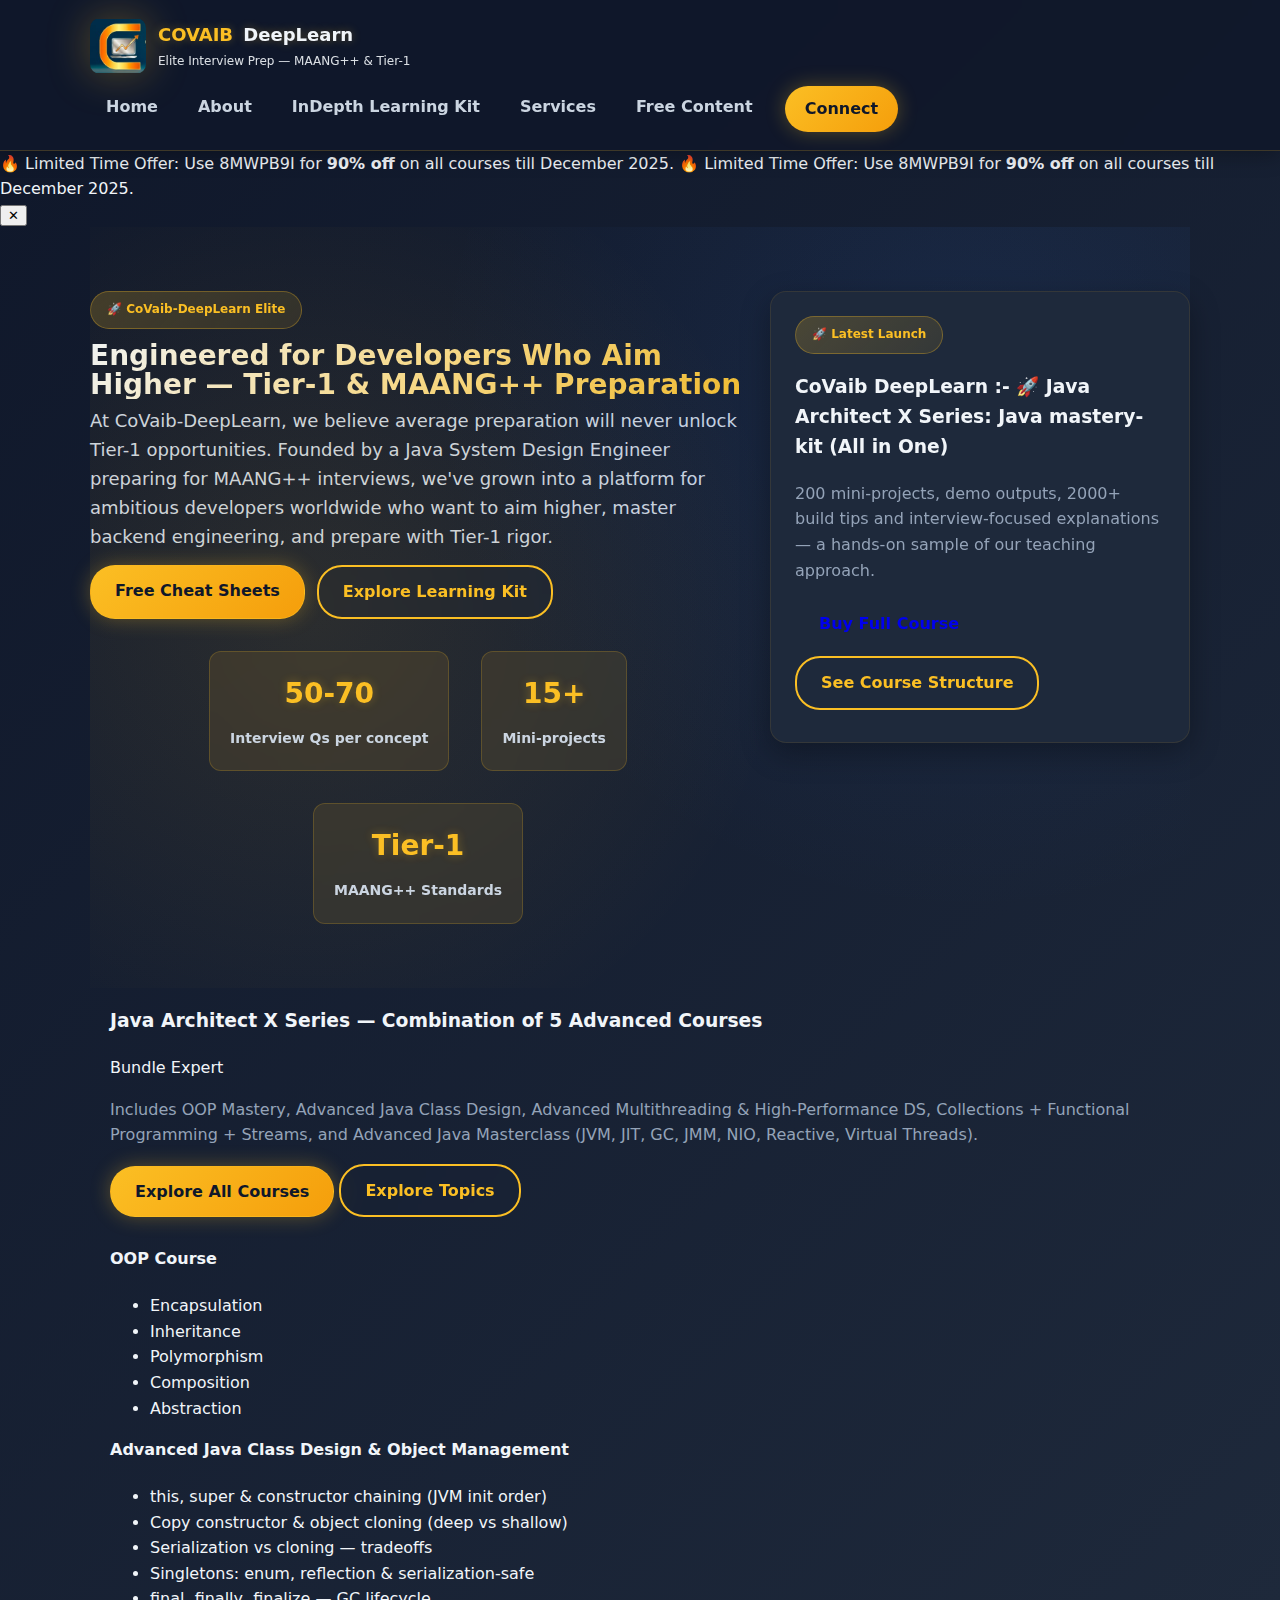
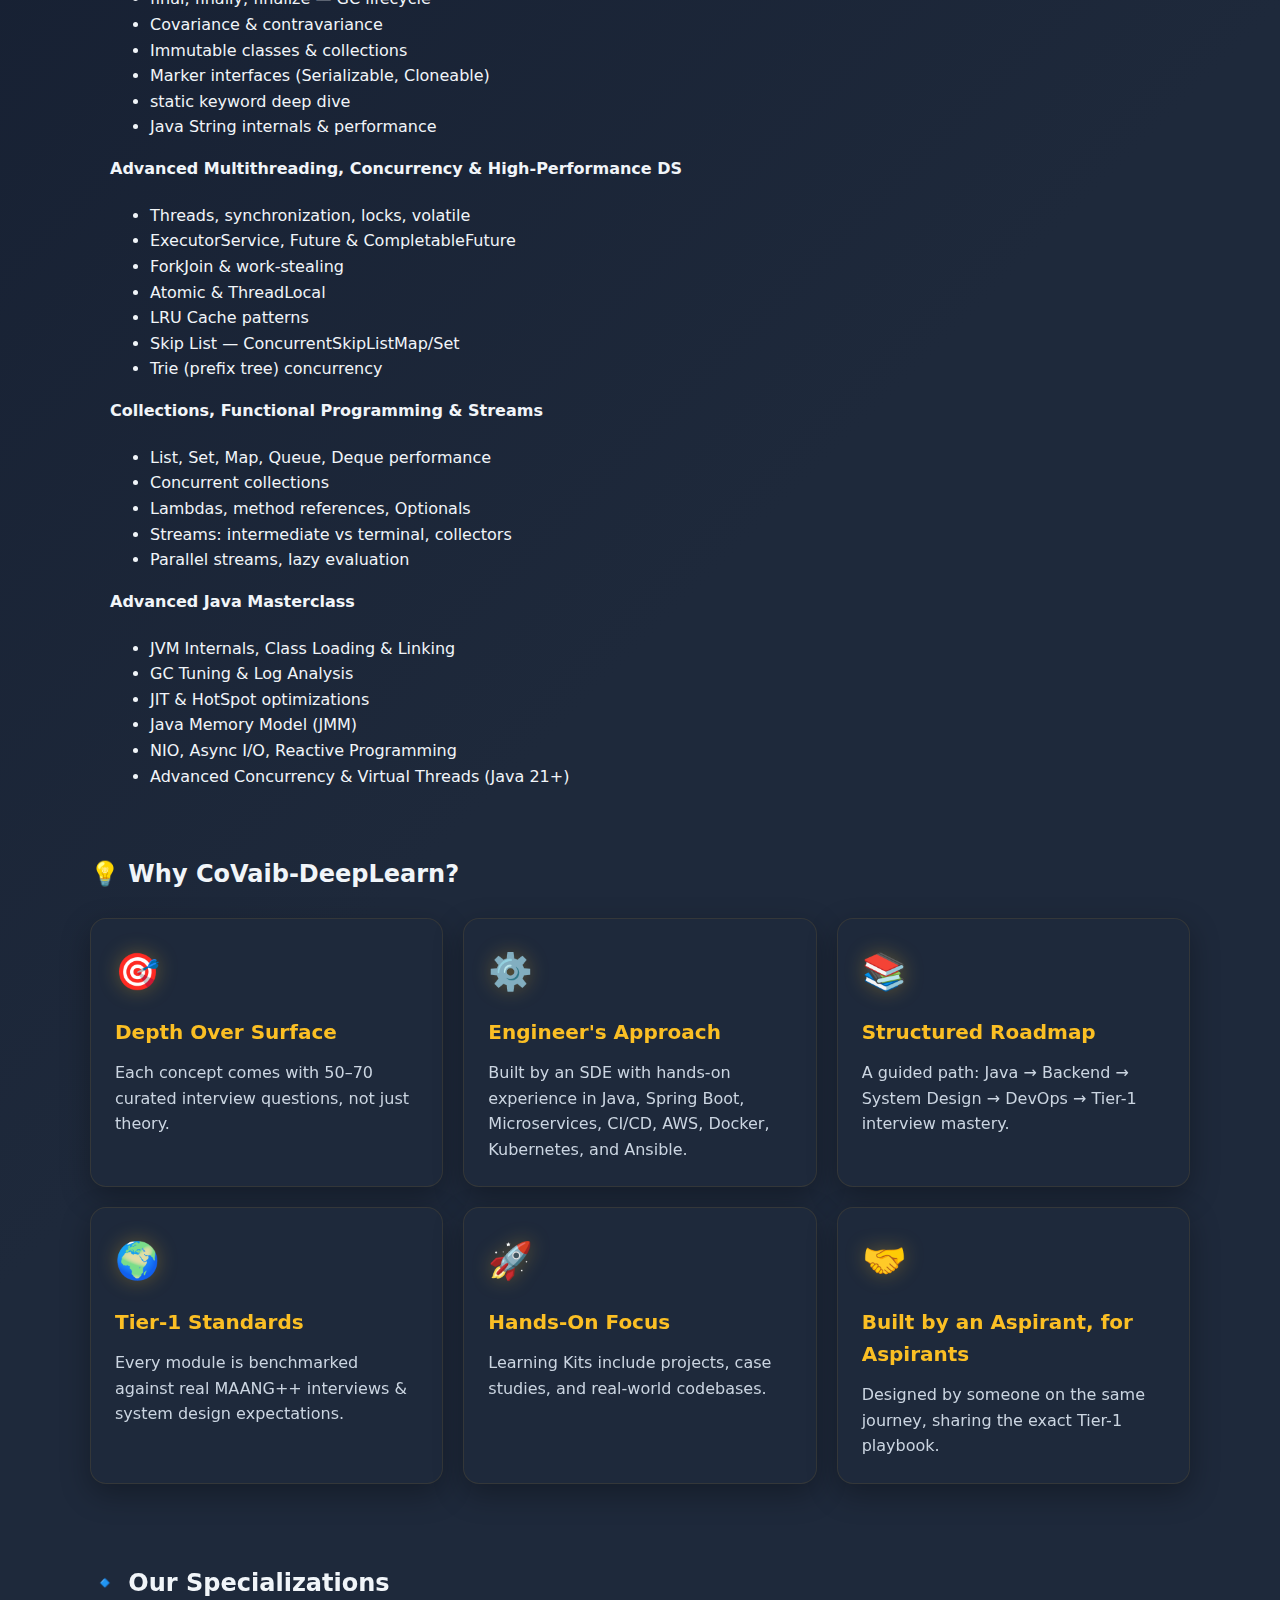
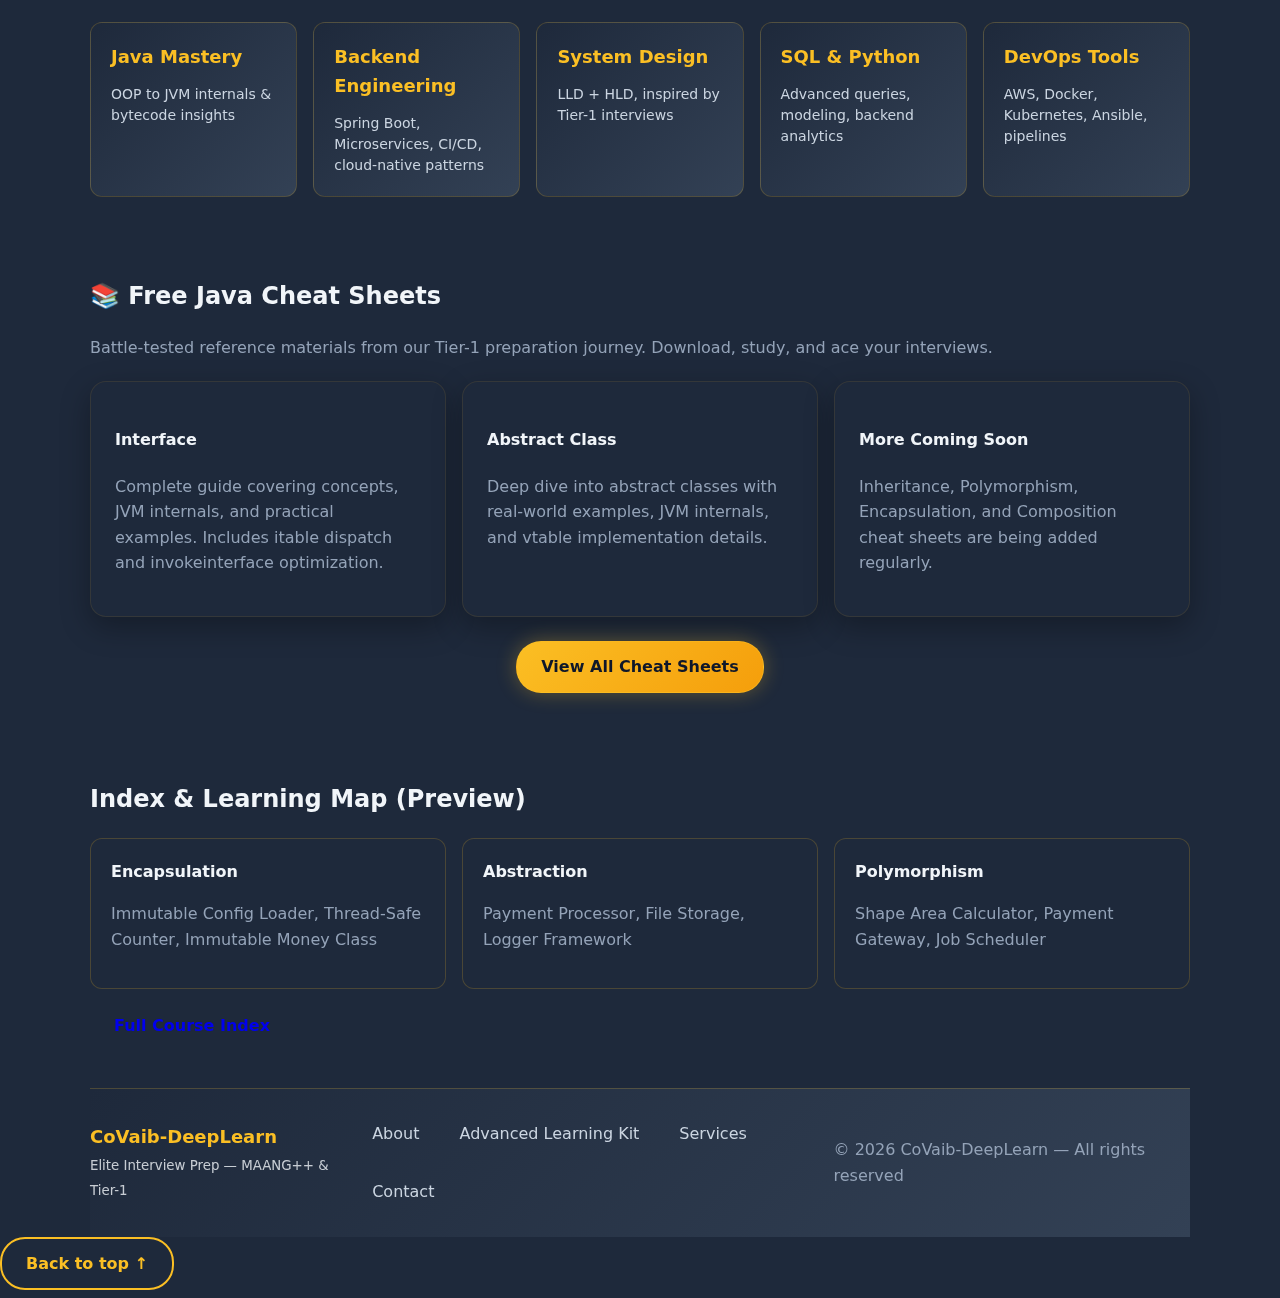
<file: index.html>
<!doctype html>
<html lang="en">
<head>
  <meta charset="utf-8" />
  <meta name="viewport" content="width=device-width,initial-scale=1" />
  <title>CoVaib-DeepLearn — Elite Tier-1 Interview Prep</title>
  <meta name="description" content="CoVaib-DeepLearn — Java, System Design, Microservices, Spring Boot, Advanced SQL. Learn with project-backed Tier-1 rigor." />
  <link rel="stylesheet" href="assets/style.css" />
  <link rel="icon" href="assets/Logo.jpg" />
</head>
<body>
  <header class="site-header">
    <div class="wrap header-inner">
      <a class="brand" href="index.html">
        <img src="assets/Logo.jpg" alt="CoVaib-DeepLearn logo" class="logo" />
        <div class="brand-text">
          <strong class="brand-name">COVAIB <span class="brand-sub">DeepLearn</span></strong>
          <small>Elite Interview Prep — MAANG++ & Tier-1</small>
        </div>
      </a>

      <nav class="nav">
        <a href="index.html" aria-current="page">Home</a>
        <a href="about.html">About</a>
        <a href="courses.html">InDepth Learning Kit</a>
        <a href="services.html">Services</a>
        <a href="free-content.html">Free Content</a>
        <a href="contact.html" class="cta">Connect</a>
      </nav>
    </div>
  </header>

  <div class="offer-banner" id="offerBanner">
    <div class="inner">
      <div class="marquee-content">
        <span>🔥 Limited Time Offer: Use <span class="offer-code">8MWPB9I</span> for <strong>90% off</strong> on all courses till December 2025.</span>
        <span>🔥 Limited Time Offer: Use <span class="offer-code">8MWPB9I</span> for <strong>90% off</strong> on all courses till December 2025.</span>
      </div>
      <button class="offer-close" id="offerClose" aria-label="Close offer">✕</button>
    </div>
  </div>

  <main>
    <!-- HERO -->
    <section class="hero wrap">
      <div class="hero-left">
        <span class="badge">🚀 CoVaib-DeepLearn Elite</span>
        <h1>Engineered for Developers Who Aim Higher — Tier-1 & MAANG++ Preparation</h1>
        <p class="lead">At CoVaib-DeepLearn, we believe average preparation will never unlock Tier-1 opportunities. Founded by a Java System Design Engineer preparing for MAANG++ interviews, we've grown into a platform for ambitious developers worldwide who want to aim higher, master backend engineering, and prepare with Tier-1 rigor.</p>

        <div class="actions">
          <a class="btn primary" href="cheat-sheets.html">Free Cheat Sheets</a>
          <a class="btn ghost" href="courses.html">Explore Learning Kit</a>
        </div>

        <div class="hero-stats">
          <div class="stat">
            <strong>50-70</strong>
            <span>Interview Qs per concept</span>
          </div>
          <div class="stat">
            <strong>15+</strong>
            <span>Mini-projects</span>
          </div>
          <div class="stat">
            <strong>Tier-1</strong>
            <span>MAANG++ Standards</span>
          </div>
        </div>
      </div>

      <aside class="hero-right card">
        <span class="badge">🚀 Latest Launch</span>
        <h3>CoVaib DeepLearn :- 🚀 Java Architect X Series: Java mastery-kit (All in One)</h3>
        <p class="muted">200 mini-projects, demo outputs, 2000+ build tips and interview-focused explanations — a hands-on sample of our teaching approach.</p>
        <div style="margin-top:12px">
          <a class="btn small" href="https://shivaniofficial.gumroad.com/l/qqallm" target="_blank">Buy Full Course</a>
          <a class="btn small ghost" href="courses.html">See Course Structure</a>
        </div>
      </aside>
    </section>

    <!-- FEATURED BUNDLE: JAVA ARCHITECT X SERIES -->
    <section class="content-section" id="architect-x-series">
      <div class="wrap">
        <div class="content-card featured">
          <div class="content-header">
            <h3>Java Architect X Series — Combination of 5 Advanced Courses</h3>
            <span class="content-type">Bundle</span>
            <span class="difficulty-badge">Expert</span>
          </div>
          <div class="content-preview">
            <p class="muted">Includes OOP Mastery, Advanced Java Class Design, Advanced Multithreading & High-Performance DS, Collections + Functional Programming + Streams, and Advanced Java Masterclass (JVM, JIT, GC, JMM, NIO, Reactive, Virtual Threads).</p>
            <div class="content-actions">
              <a class="btn primary" href="courses.html">Explore All Courses</a>
              <a class="btn ghost explore-toggle" data-target="#bundleTopics">Explore Topics</a>
            </div>
            <div class="explore-content" id="bundleTopics">
              <h4>OOP Course</h4>
              <ul class="course-topics">
                <li>Encapsulation</li>
                <li>Inheritance</li>
                <li>Polymorphism</li>
                <li>Composition</li>
                <li>Abstraction</li>
              </ul>
              <h4 style="margin-top:12px">Advanced Java Class Design & Object Management</h4>
              <ul class="course-topics">
                <li>this, super & constructor chaining (JVM init order)</li>
                <li>Copy constructor & object cloning (deep vs shallow)</li>
                <li>Serialization vs cloning — tradeoffs</li>
                <li>Singletons: enum, reflection & serialization-safe</li>
                <li>final, finally, finalize — GC lifecycle</li>
                <li>Covariance & contravariance</li>
                <li>Immutable classes & collections</li>
                <li>Marker interfaces (Serializable, Cloneable)</li>
                <li>static keyword deep dive</li>
                <li>Java String internals & performance</li>
              </ul>
              <h4 style="margin-top:12px">Advanced Multithreading, Concurrency & High-Performance DS</h4>
              <ul class="course-topics">
                <li>Threads, synchronization, locks, volatile</li>
                <li>ExecutorService, Future & CompletableFuture</li>
                <li>ForkJoin & work-stealing</li>
                <li>Atomic & ThreadLocal</li>
                <li>LRU Cache patterns</li>
                <li>Skip List — ConcurrentSkipListMap/Set</li>
                <li>Trie (prefix tree) concurrency</li>
              </ul>
              <h4 style="margin-top:12px">Collections, Functional Programming & Streams</h4>
              <ul class="course-topics">
                <li>List, Set, Map, Queue, Deque performance</li>
                <li>Concurrent collections</li>
                <li>Lambdas, method references, Optionals</li>
                <li>Streams: intermediate vs terminal, collectors</li>
                <li>Parallel streams, lazy evaluation</li>
              </ul>
              <h4 style="margin-top:12px">Advanced Java Masterclass</h4>
              <ul class="course-topics">
                <li>JVM Internals, Class Loading & Linking</li>
                <li>GC Tuning & Log Analysis</li>
                <li>JIT & HotSpot optimizations</li>
                <li>Java Memory Model (JMM)</li>
                <li>NIO, Async I/O, Reactive Programming</li>
                <li>Advanced Concurrency & Virtual Threads (Java 21+)</li>
              </ul>
            </div>
          </div>
        </div>
      </div>
    </section>

    <!-- WHY COVAIB -->
    <section id="why-covaib" class="wrap section">
      <h2>💡 Why CoVaib-DeepLearn?</h2>
      <div class="features-grid">
        <div class="feature-card">
          <div class="feature-icon">🎯</div>
          <h3>Depth Over Surface</h3>
          <p>Each concept comes with 50–70 curated interview questions, not just theory.</p>
        </div>
        <div class="feature-card">
          <div class="feature-icon">⚙️</div>
          <h3>Engineer's Approach</h3>
          <p>Built by an SDE with hands-on experience in Java, Spring Boot, Microservices, CI/CD, AWS, Docker, Kubernetes, and Ansible.</p>
        </div>
        <div class="feature-card">
          <div class="feature-icon">📚</div>
          <h3>Structured Roadmap</h3>
          <p>A guided path: Java → Backend → System Design → DevOps → Tier-1 interview mastery.</p>
        </div>
        <div class="feature-card">
          <div class="feature-icon">🌍</div>
          <h3>Tier-1 Standards</h3>
          <p>Every module is benchmarked against real MAANG++ interviews & system design expectations.</p>
        </div>
        <div class="feature-card">
          <div class="feature-icon">🚀</div>
          <h3>Hands-On Focus</h3>
          <p>Learning Kits include projects, case studies, and real-world codebases.</p>
        </div>
        <div class="feature-card">
          <div class="feature-icon">🤝</div>
          <h3>Built by an Aspirant, for Aspirants</h3>
          <p>Designed by someone on the same journey, sharing the exact Tier-1 playbook.</p>
        </div>
      </div>
    </section>

    <!-- SPECIALIZATIONS -->
    <section class="wrap section">
      <h2>🔹 Our Specializations</h2>
      <div class="specializations-grid">
        <div class="spec-card">
          <h3>Java Mastery</h3>
          <p>OOP to JVM internals & bytecode insights</p>
        </div>
        <div class="spec-card">
          <h3>Backend Engineering</h3>
          <p>Spring Boot, Microservices, CI/CD, cloud-native patterns</p>
        </div>
        <div class="spec-card">
          <h3>System Design</h3>
          <p>LLD + HLD, inspired by Tier-1 interviews</p>
        </div>
        <div class="spec-card">
          <h3>SQL & Python</h3>
          <p>Advanced queries, modeling, backend analytics</p>
        </div>
        <div class="spec-card">
          <h3>DevOps Tools</h3>
          <p>AWS, Docker, Kubernetes, Ansible, pipelines</p>
        </div>
      </div>
    </section>

    <!-- FREE CHEAT SHEETS -->
    <section id="cheat-sheets" class="wrap section">
      <h2>📚 Free Java Cheat Sheets</h2>
      <p class="muted">Battle-tested reference materials from our Tier-1 preparation journey. Download, study, and ace your interviews.</p>

      <div class="grid-3">
        <article class="card">
          <h4>Interface</h4>
          <p class="muted">Complete guide covering concepts, JVM internals, and practical examples. Includes itable dispatch and invokeinterface optimization.</p>
        </article>

        <article class="card">
          <h4>Abstract Class</h4>
          <p class="muted">Deep dive into abstract classes with real-world examples, JVM internals, and vtable implementation details.</p>
        </article>

        <article class="card">
          <h4>More Coming Soon</h4>
          <p class="muted">Inheritance, Polymorphism, Encapsulation, and Composition cheat sheets are being added regularly.</p>
        </article>
      </div>

      <div style="text-align:center;margin-top:24px">
        <a class="btn primary" href="cheat-sheets.html">View All Cheat Sheets</a>
      </div>
    </section>

    <!-- INDEX PREVIEW -->
    <section class="wrap section">
      <h2>Index & Learning Map (Preview)</h2>
      <div class="index-grid">
        <div class="index-card">
          <strong>Encapsulation</strong>
          <p class="muted">Immutable Config Loader, Thread-Safe Counter, Immutable Money Class</p>
        </div>
        <div class="index-card">
          <strong>Abstraction</strong>
          <p class="muted">Payment Processor, File Storage, Logger Framework</p>
        </div>
        <div class="index-card">
          <strong>Polymorphism</strong>
          <p class="muted">Shape Area Calculator, Payment Gateway, Job Scheduler</p>
        </div>
      </div>
      <div style="margin-top:12px">
        <a class="btn" href="courses.html">Full Course Index</a>
      </div>
    </section>
  </main>

  <footer class="site-footer">
    <div class="wrap footer-inner">
      <div>
        <strong>CoVaib-DeepLearn</strong><br />
        <small class="muted">Elite Interview Prep — MAANG++ & Tier-1</small>
      </div>
      <div class="footer-actions">
        <a href="about.html">About</a>
        <a href="courses.html">Advanced Learning Kit</a>
        <a href="services.html">Services</a>
        <a href="contact.html">Contact</a>
      </div>
      <div class="muted">© <span id="year"></span> CoVaib-DeepLearn — All rights reserved</div>
    </div>
  </footer>

  <a href="#top" id="backToTop" class="back-to-top"><span class="btn ghost">Back to top ↑</span></a>

  <script>
    document.getElementById('year').textContent = new Date().getFullYear();
    const backToTop = document.getElementById('backToTop');
    window.addEventListener('scroll',()=>{
      if(window.scrollY>300){backToTop.classList.add('show')}else{backToTop.classList.remove('show')}
    });
    // offer banner close (persist for session) and dynamic positioning
    (function(){
      const banner=document.getElementById('offerBanner');
      const close=document.getElementById('offerClose');
      const body=document.body;
      const header=document.querySelector('.site-header');
      function updateBannerPosition(){
        if(header&&banner){
          const headerHeight=header.offsetHeight;
          banner.style.top=headerHeight+'px';
        }
      }
      function updateBannerState(){
        if(banner&&banner.style.display!=='none'){
          body.classList.add('has-offer-banner');
          updateBannerPosition();
        }else{
          body.classList.remove('has-offer-banner');
        }
      }
      if(sessionStorage.getItem('offerDismissed')==='1'){
        if(banner)banner.style.display='none';
      }else{
        body.classList.add('has-offer-banner');
      }
      updateBannerPosition();
      updateBannerState();
      window.addEventListener('resize',updateBannerPosition);
      close&&close.addEventListener('click',()=>{
        if(banner)banner.style.display='none';
        sessionStorage.setItem('offerDismissed','1');
        body.classList.remove('has-offer-banner');
      });
    })();
    // explore toggle
    document.querySelectorAll('.explore-toggle').forEach(btn=>{
      btn.addEventListener('click',()=>{
        const sel=btn.getAttribute('data-target');
        const panel=sel?document.querySelector(sel):btn.parentElement.nextElementSibling;
        if(panel){panel.style.display=panel.style.display==='block'?'none':'block'}
      })
    });
  </script>
</body>
</html>
</file>
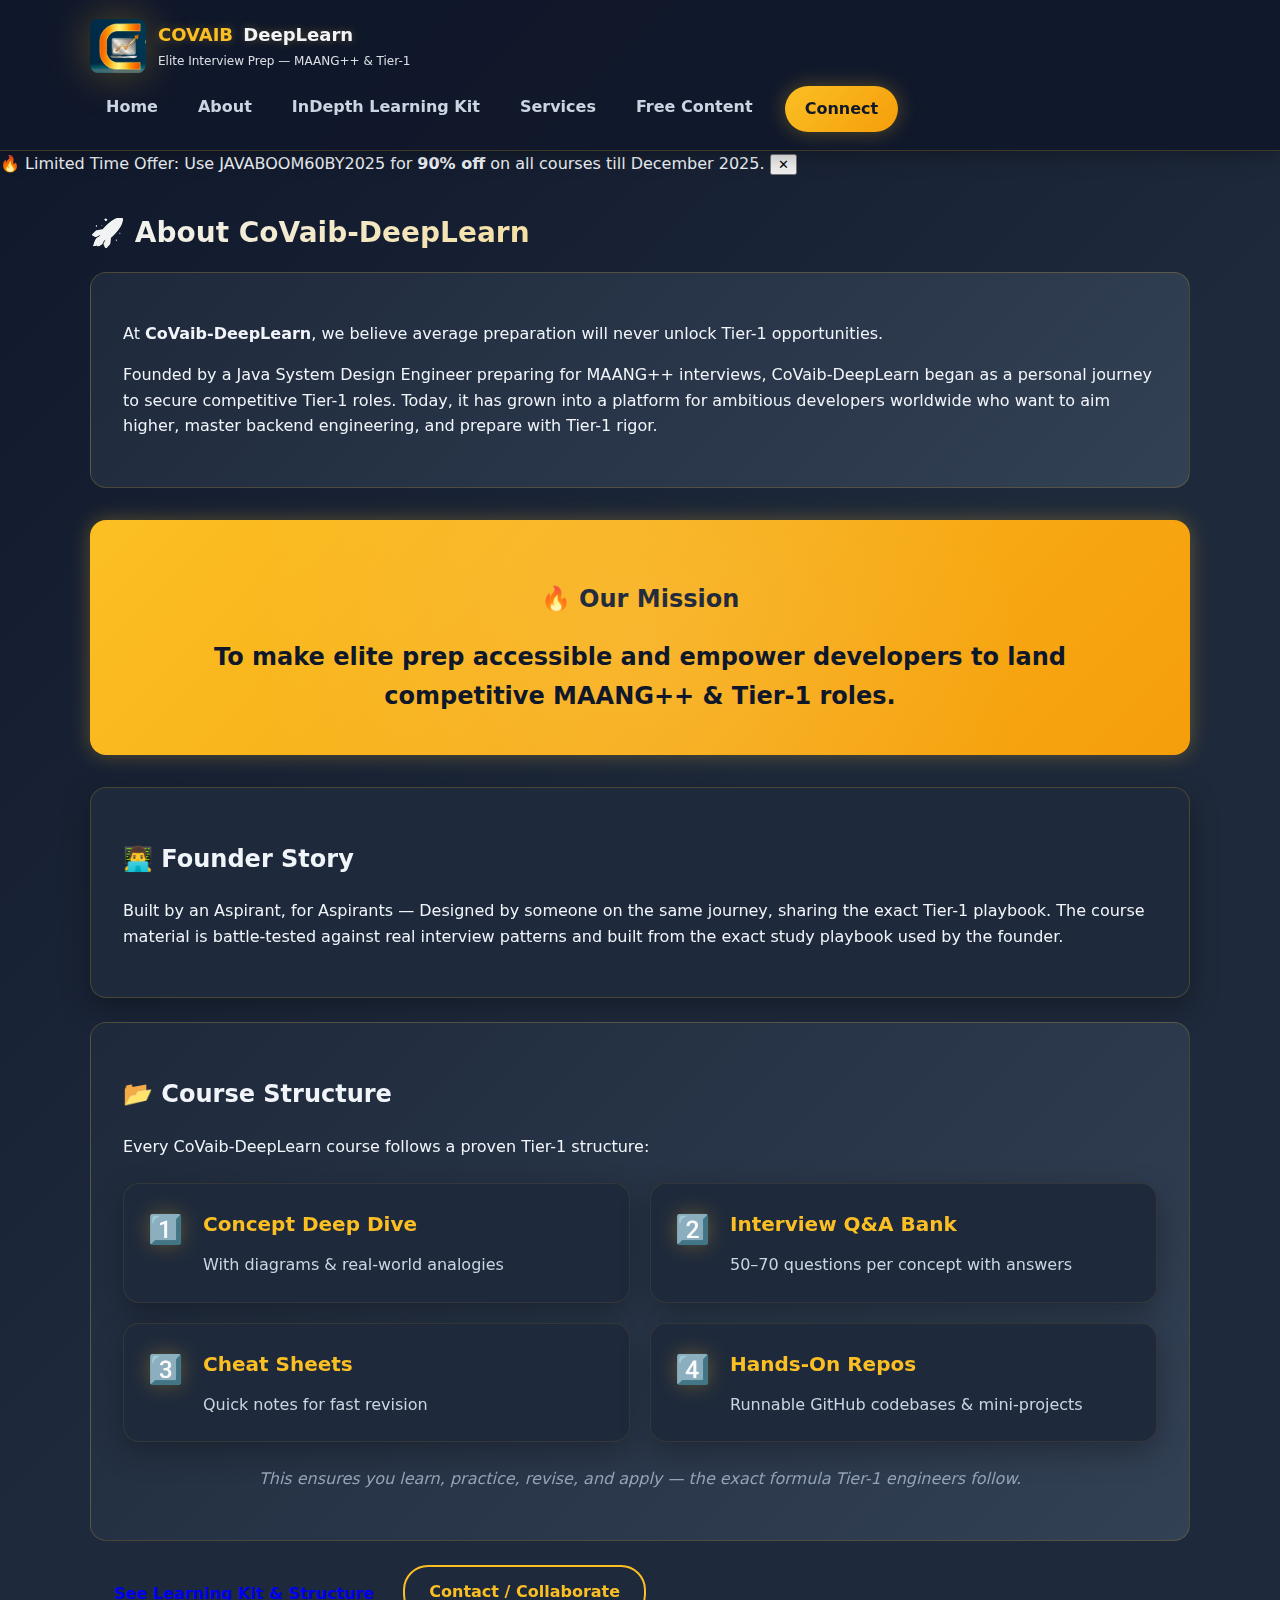
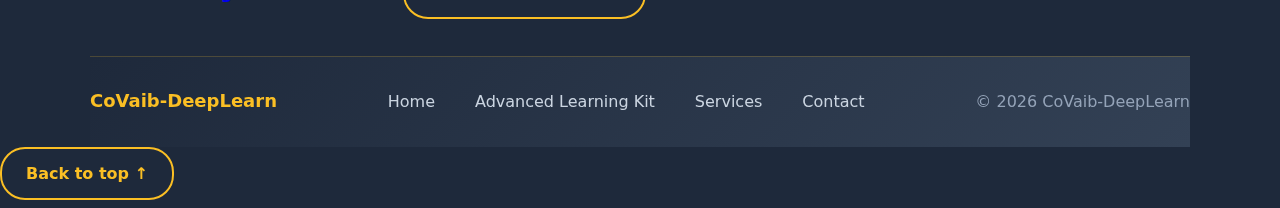
<file: about.html>
<!doctype html>
<html lang="en">
<head>
  <meta charset="utf-8" />
  <meta name="viewport" content="width=device-width,initial-scale=1" />
  <title>About — CoVaib-DeepLearn</title>
  <link rel="stylesheet" href="assets/style.css" />
</head>
<body>
  <header class="site-header">
    <div class="wrap header-inner">
      <a class="brand" href="index.html">
        <img src="assets/Logo.jpg" alt="Logo" class="logo" />
        <div class="brand-text">
          <strong class="brand-name">COVAIB <span class="brand-sub">DeepLearn</span></strong>
          <small>Elite Interview Prep — MAANG++ & Tier-1</small>
        </div>
      </a>
      <nav class="nav">
        <a href="index.html">Home</a>
        <a href="about.html" aria-current="page">About</a>
        <a href="courses.html">InDepth Learning Kit</a>
        <a href="services.html">Services</a>
        <a href="free-content.html">Free Content</a>
        <a href="contact.html" class="cta">Connect</a>
      </nav>
    </div>
  </header>

  <div class="offer-banner" id="offerBanner">
    <div class="inner">
      <span>🔥 Limited Time Offer: Use <span class="offer-code">JAVABOOM60BY2025</span> for <strong>90% off</strong> on all courses till December 2025.</span>
      <button class="offer-close" id="offerClose" aria-label="Close offer">✕</button>
    </div>
  </div>

  <main class="wrap section">
    <h1>🚀 About CoVaib-DeepLearn</h1>

    <div class="about-intro">
      <p>At <strong>CoVaib-DeepLearn</strong>, we believe average preparation will never unlock Tier-1 opportunities.</p>
      
      <p>Founded by a Java System Design Engineer preparing for MAANG++ interviews, CoVaib-DeepLearn began as a personal journey to secure competitive Tier-1 roles. Today, it has grown into a platform for ambitious developers worldwide who want to aim higher, master backend engineering, and prepare with Tier-1 rigor.</p>
    </div>

    <div class="mission-section">
      <h2>🔥 Our Mission</h2>
      <p class="mission-text">To make elite prep accessible and empower developers to land competitive MAANG++ & Tier-1 roles.</p>
    </div>

    <div class="founder-story">
      <h2>👨‍💻 Founder Story</h2>
      <p>Built by an Aspirant, for Aspirants — Designed by someone on the same journey, sharing the exact Tier-1 playbook. The course material is battle-tested against real interview patterns and built from the exact study playbook used by the founder.</p>
    </div>

    <div class="course-structure">
      <h2>📂 Course Structure</h2>
      <p>Every CoVaib-DeepLearn course follows a proven Tier-1 structure:</p>
      <div class="structure-steps">
        <div class="step">
          <div class="step-number">1️⃣</div>
          <div class="step-content">
            <h3>Concept Deep Dive</h3>
            <p>With diagrams & real-world analogies</p>
          </div>
        </div>
        <div class="step">
          <div class="step-number">2️⃣</div>
          <div class="step-content">
            <h3>Interview Q&A Bank</h3>
            <p>50–70 questions per concept with answers</p>
          </div>
        </div>
        <div class="step">
          <div class="step-number">3️⃣</div>
          <div class="step-content">
            <h3>Cheat Sheets</h3>
            <p>Quick notes for fast revision</p>
          </div>
        </div>
        <div class="step">
          <div class="step-number">4️⃣</div>
          <div class="step-content">
            <h3>Hands-On Repos</h3>
            <p>Runnable GitHub codebases & mini-projects</p>
          </div>
        </div>
      </div>
      <p class="structure-note">This ensures you learn, practice, revise, and apply — the exact formula Tier-1 engineers follow.</p>
    </div>

    <div style="margin-top:18px">
      <a class="btn" href="courses.html">See Learning Kit & Structure</a>
      <a class="btn ghost" href="contact.html">Contact / Collaborate</a>
    </div>
  </main>

  <footer class="site-footer">
    <div class="wrap footer-inner">
      <div><strong>CoVaib-DeepLearn</strong></div>
      <div class="footer-actions">
        <a href="index.html">Home</a>
        <a href="courses.html">Advanced Learning Kit</a>
        <a href="services.html">Services</a>
        <a href="contact.html">Contact</a>
      </div>
      <div class="muted">© <span id="year2"></span> CoVaib-DeepLearn</div>
    </div>
  </footer>

  <a href="#top" id="backToTop" class="back-to-top"><span class="btn ghost">Back to top ↑</span></a>

  <script>
    document.getElementById('year2').textContent = new Date().getFullYear();
    const backToTop = document.getElementById('backToTop');
    window.addEventListener('scroll',()=>{
      if(window.scrollY>300){backToTop.classList.add('show')}else{backToTop.classList.remove('show')}
    });
    // offer banner close
    (function(){
      const banner=document.getElementById('offerBanner');
      const close=document.getElementById('offerClose');
      if(sessionStorage.getItem('offerDismissed')==='1'){banner.style.display='none'}
      close&&close.addEventListener('click',()=>{banner.style.display='none';sessionStorage.setItem('offerDismissed','1')});
    })();
  </script>
</body>
</html>
</file>
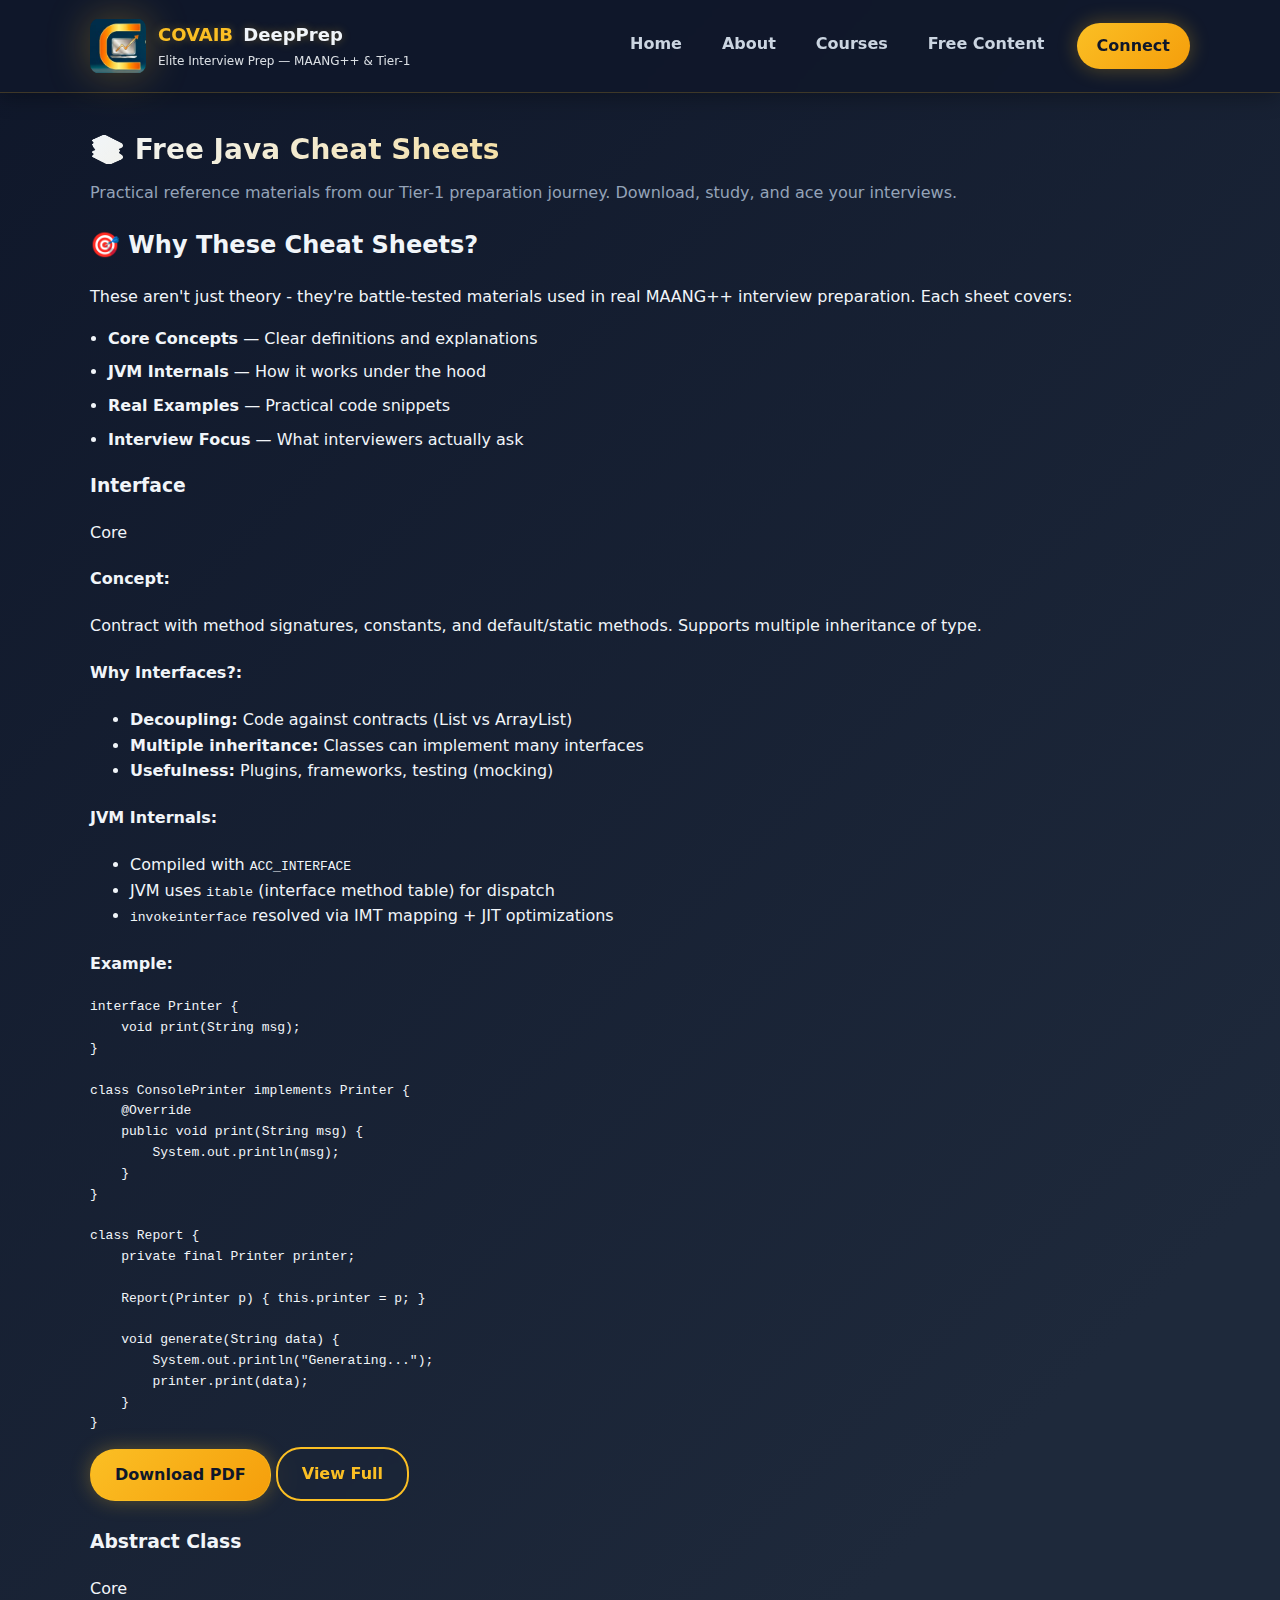
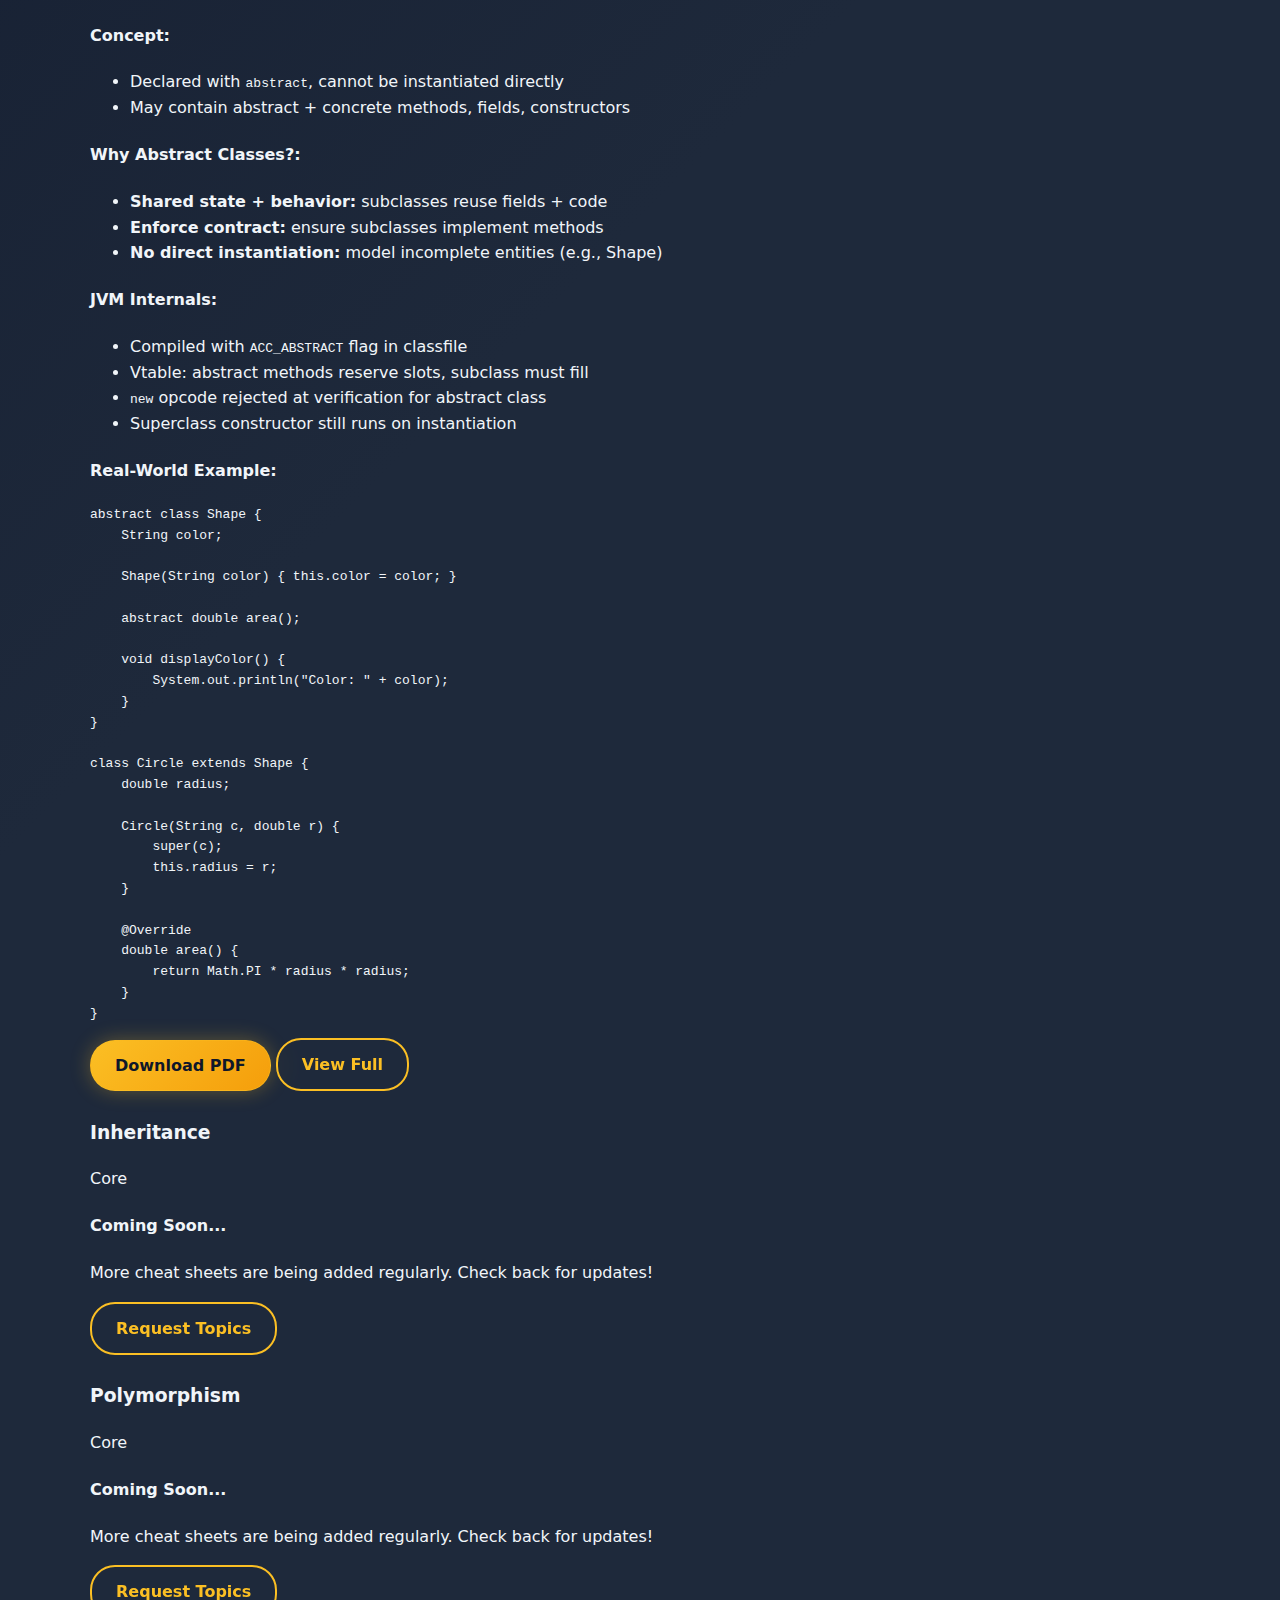
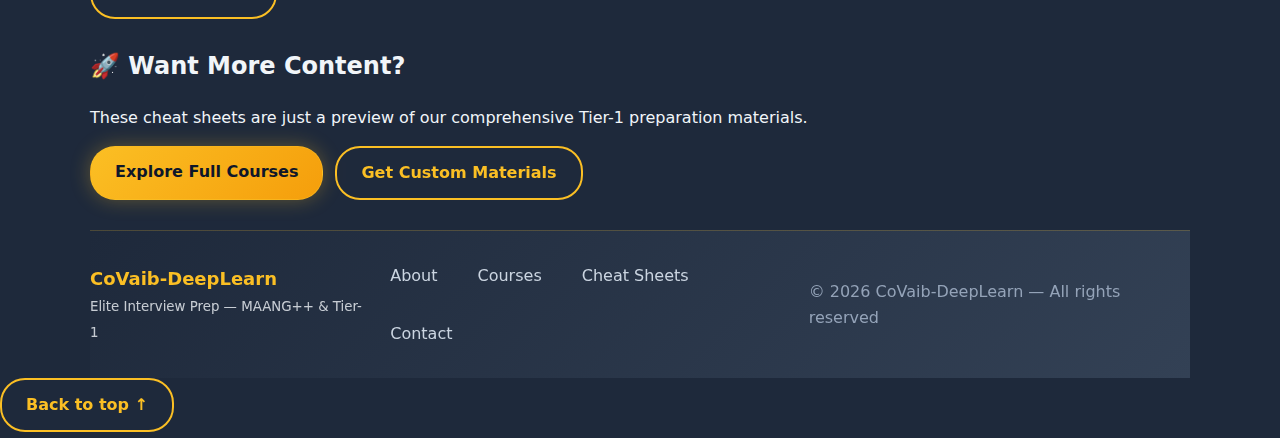
<file: cheat-sheets.html>
<!doctype html>
<html lang="en">
<head>
  <meta charset="utf-8" />
  <meta name="viewport" content="width=device-width,initial-scale=1" />
  <title>Java Cheat Sheets — CoVaib-DeepLearn</title>
  <meta name="description" content="Free Java cheat sheets covering OOP concepts, interfaces, abstract classes, and more. Practical reference materials for interview preparation." />
  <link rel="stylesheet" href="assets/style.css" />
  <link rel="icon" href="assets/logo-512.png" />
</head>
<body>
  <header class="site-header">
    <div class="wrap header-inner">
      <a class="brand" href="index.html">
        <img src="assets/Logo.jpg" alt="CoVaib-DeepLearn logo" class="logo" />
        <div class="brand-text">
          <strong class="brand-name">COVAIB <span class="brand-sub">DeepPrep</span></strong>
          <small>Elite Interview Prep — MAANG++ & Tier-1</small>
        </div>
      </a>

      <nav class="nav">
        <a href="index.html">Home</a>
        <a href="about.html">About</a>
        <a href="courses.html">Courses</a>
        <a href="free-content.html">Free Content</a>
        <a href="contact.html" class="cta">Connect</a>
      </nav>
    </div>
  </header>

  <main class="wrap section">
    <h1>📚 Free Java Cheat Sheets</h1>
    <p class="muted">Practical reference materials from our Tier-1 preparation journey. Download, study, and ace your interviews.</p>

    <div class="cheat-sheets-intro">
      <h2>🎯 Why These Cheat Sheets?</h2>
      <p>These aren't just theory - they're battle-tested materials used in real MAANG++ interview preparation. Each sheet covers:</p>
      <ul class="bullet">
        <li><strong>Core Concepts</strong> — Clear definitions and explanations</li>
        <li><strong>JVM Internals</strong> — How it works under the hood</li>
        <li><strong>Real Examples</strong> — Practical code snippets</li>
        <li><strong>Interview Focus</strong> — What interviewers actually ask</li>
      </ul>
    </div>

    <div class="cheat-sheets-grid">
      <div class="cheat-sheet-card">
        <div class="cheat-sheet-header">
          <h3>Interface</h3>
          <span class="difficulty-badge">Core</span>
        </div>
        <div class="cheat-sheet-preview">
          <h4>Concept:</h4>
          <p>Contract with method signatures, constants, and default/static methods. Supports multiple inheritance of type.</p>
          
          <h4>Why Interfaces?:</h4>
          <ul>
            <li><strong>Decoupling:</strong> Code against contracts (List vs ArrayList)</li>
            <li><strong>Multiple inheritance:</strong> Classes can implement many interfaces</li>
            <li><strong>Usefulness:</strong> Plugins, frameworks, testing (mocking)</li>
          </ul>

          <h4>JVM Internals:</h4>
          <ul>
            <li>Compiled with <code>ACC_INTERFACE</code></li>
            <li>JVM uses <code>itable</code> (interface method table) for dispatch</li>
            <li><code>invokeinterface</code> resolved via IMT mapping + JIT optimizations</li>
          </ul>

          <div class="code-example">
            <h4>Example:</h4>
            <pre><code>interface Printer {
    void print(String msg);
}

class ConsolePrinter implements Printer {
    @Override
    public void print(String msg) {
        System.out.println(msg);
    }
}

class Report {
    private final Printer printer;
    
    Report(Printer p) { this.printer = p; }
    
    void generate(String data) {
        System.out.println("Generating...");
        printer.print(data);
    }
}</code></pre>
          </div>
        </div>
        <div class="cheat-sheet-actions">
          <a href="#" class="btn primary">Download PDF</a>
          <a href="#" class="btn ghost">View Full</a>
        </div>
      </div>

      <div class="cheat-sheet-card">
        <div class="cheat-sheet-header">
          <h3>Abstract Class</h3>
          <span class="difficulty-badge">Core</span>
        </div>
        <div class="cheat-sheet-preview">
          <h4>Concept:</h4>
          <ul>
            <li>Declared with <code>abstract</code>, cannot be instantiated directly</li>
            <li>May contain abstract + concrete methods, fields, constructors</li>
          </ul>
          
          <h4>Why Abstract Classes?:</h4>
          <ul>
            <li><strong>Shared state + behavior:</strong> subclasses reuse fields + code</li>
            <li><strong>Enforce contract:</strong> ensure subclasses implement methods</li>
            <li><strong>No direct instantiation:</strong> model incomplete entities (e.g., Shape)</li>
          </ul>

          <h4>JVM Internals:</h4>
          <ul>
            <li>Compiled with <code>ACC_ABSTRACT</code> flag in classfile</li>
            <li>Vtable: abstract methods reserve slots, subclass must fill</li>
            <li><code>new</code> opcode rejected at verification for abstract class</li>
            <li>Superclass constructor still runs on instantiation</li>
          </ul>

          <div class="code-example">
            <h4>Real-World Example:</h4>
            <pre><code>abstract class Shape {
    String color;
    
    Shape(String color) { this.color = color; }
    
    abstract double area();
    
    void displayColor() {
        System.out.println("Color: " + color);
    }
}

class Circle extends Shape {
    double radius;
    
    Circle(String c, double r) { 
        super(c); 
        this.radius = r; 
    }
    
    @Override
    double area() { 
        return Math.PI * radius * radius; 
    }
}</code></pre>
          </div>
        </div>
        <div class="cheat-sheet-actions">
          <a href="#" class="btn primary">Download PDF</a>
          <a href="#" class="btn ghost">View Full</a>
        </div>
      </div>

      <div class="cheat-sheet-card">
        <div class="cheat-sheet-header">
          <h3>Inheritance</h3>
          <span class="difficulty-badge">Core</span>
        </div>
        <div class="cheat-sheet-preview">
          <h4>Coming Soon...</h4>
          <p>More cheat sheets are being added regularly. Check back for updates!</p>
        </div>
        <div class="cheat-sheet-actions">
          <a href="contact.html" class="btn ghost">Request Topics</a>
        </div>
      </div>

      <div class="cheat-sheet-card">
        <div class="cheat-sheet-header">
          <h3>Polymorphism</h3>
          <span class="difficulty-badge">Core</span>
        </div>
        <div class="cheat-sheet-preview">
          <h4>Coming Soon...</h4>
          <p>More cheat sheets are being added regularly. Check back for updates!</p>
        </div>
        <div class="cheat-sheet-actions">
          <a href="contact.html" class="btn ghost">Request Topics</a>
        </div>
      </div>
    </div>

    <div class="cheat-sheets-cta">
      <h2>🚀 Want More Content?</h2>
      <p>These cheat sheets are just a preview of our comprehensive Tier-1 preparation materials.</p>
      <div class="actions">
        <a class="btn primary" href="courses.html">Explore Full Courses</a>
        <a class="btn ghost" href="contact.html">Get Custom Materials</a>
      </div>
    </div>
  </main>

  <footer class="site-footer">
    <div class="wrap footer-inner">
      <div>
        <strong>CoVaib-DeepLearn</strong><br />
        <small class="muted">Elite Interview Prep — MAANG++ & Tier-1</small>
      </div>
      <div class="footer-actions">
        <a href="about.html">About</a>
        <a href="courses.html">Courses</a>
        <a href="cheat-sheets.html">Cheat Sheets</a>
        <a href="contact.html">Contact</a>
      </div>
      <div class="muted">© <span id="year"></span> CoVaib-DeepLearn — All rights reserved</div>
    </div>
  </footer>

  <a href="#top" id="backToTop" class="back-to-top"><span class="btn ghost">Back to top ↑</span></a>

  <script>
    document.getElementById('year').textContent = new Date().getFullYear();
    const backToTop = document.getElementById('backToTop');
    window.addEventListener('scroll',()=>{
      if(window.scrollY>300){backToTop.classList.add('show')}else{backToTop.classList.remove('show')}
    });
  </script>
</body>
</html>
</file>
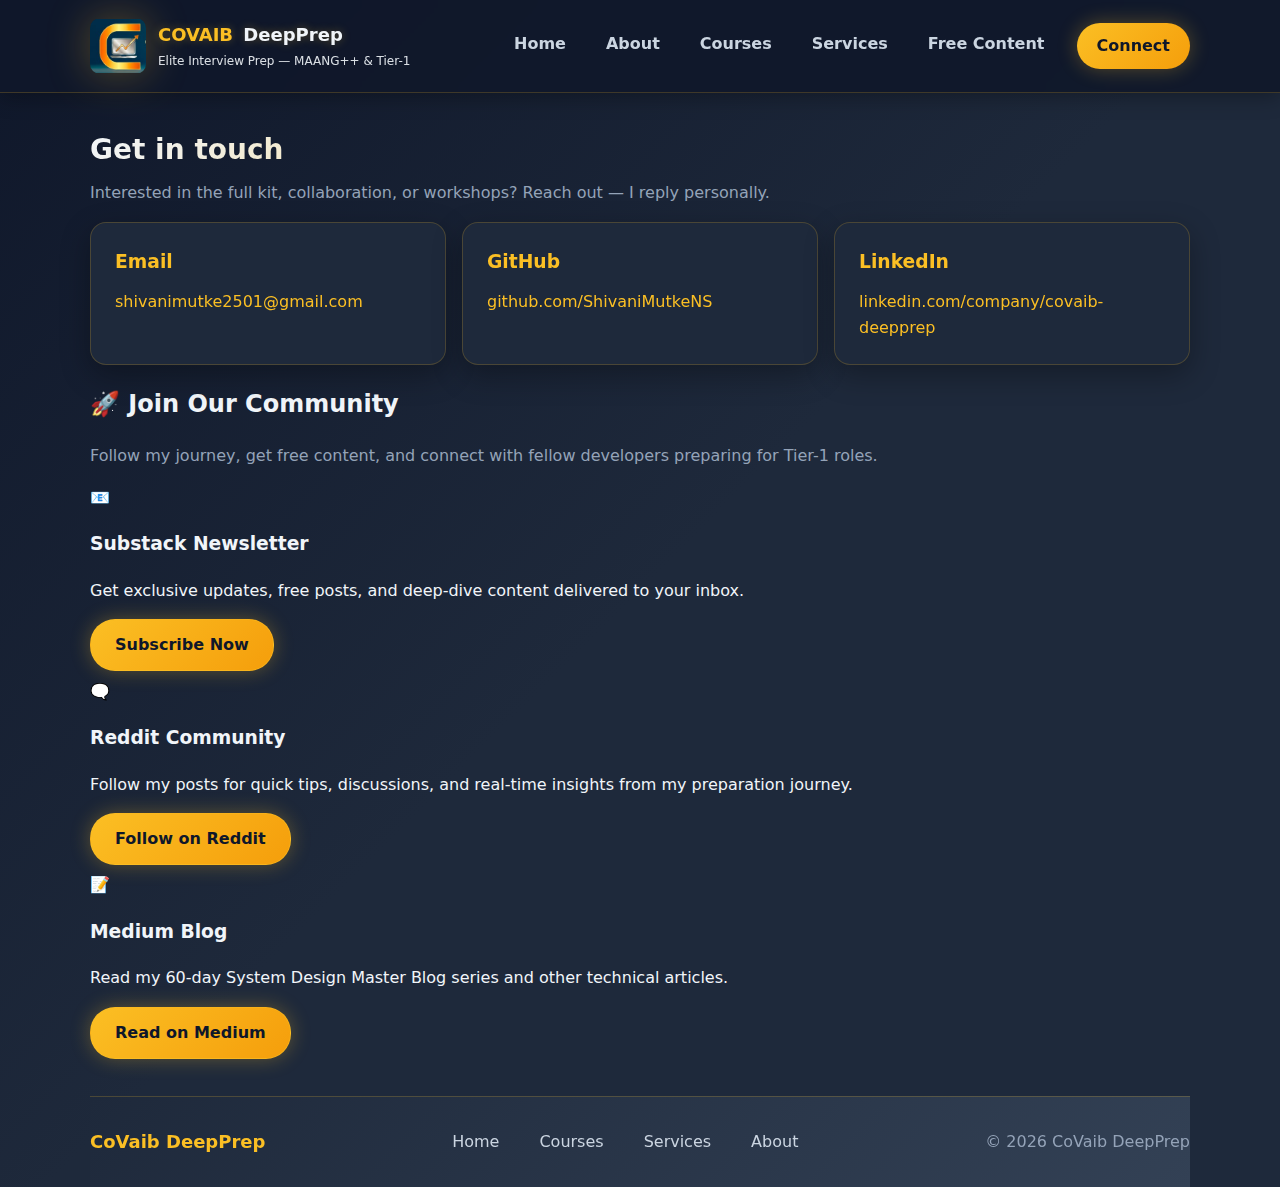
<file: contact.html>
<!doctype html>
<html lang="en">
<head>
  <meta charset="utf-8" />
  <meta name="viewport" content="width=device-width,initial-scale=1" />
  <title>Contact — CoVaib DeepPrep</title>
  <link rel="stylesheet" href="assets/style.css" />
</head>
<body>
  <header class="site-header">
    <div class="wrap header-inner">
      <a class="brand" href="index.html">
        <img src="assets/Logo.jpg" alt="logo" class="logo" />
        <div class="brand-text">
          <strong class="brand-name">COVAIB <span class="brand-sub">DeepPrep</span></strong>
          <small>Elite Interview Prep — MAANG++ & Tier-1</small>
        </div>
      </a>
      <nav class="nav">
        <a href="index.html">Home</a>
        <a href="about.html">About</a>
        <a href="courses.html">Courses</a>
        <a href="services.html">Services</a>
        <a href="free-content.html">Free Content</a>
        <a href="contact.html" aria-current="page" class="cta">Connect</a>
      </nav>
    </div>
  </header>

  <main class="wrap section">
    <h1>Get in touch</h1>
    <p class="muted">Interested in the full kit, collaboration, or workshops? Reach out — I reply personally.</p>

    <div class="contact-grid">
      <div class="card">
        <h3>Email</h3>
        <p><a href="mailto:shivanimutke2501@gmail.com">shivanimutke2501@gmail.com</a></p>
      </div>
      <div class="card">
        <h3>GitHub</h3>
        <p><a href="https://github.com/ShivaniMutkeNS" target="_blank">github.com/ShivaniMutkeNS</a></p>
      </div>
      <div class="card">
        <h3>LinkedIn</h3>
        <p><a href="https://www.linkedin.com/company/covaib-deepprep/about/" target="_blank">linkedin.com/company/covaib-deepprep</a></p>
      </div>
    </div>

    <div class="community-section">
      <h2>🚀 Join Our Community</h2>
      <p class="muted">Follow my journey, get free content, and connect with fellow developers preparing for Tier-1 roles.</p>
      
      <div class="community-grid">
        <div class="community-card">
          <div class="community-icon">📧</div>
          <h3>Substack Newsletter</h3>
          <p>Get exclusive updates, free posts, and deep-dive content delivered to your inbox.</p>
          <a href="https://shivanimutke.substack.com/publish/posts/published" target="_blank" class="btn primary">Subscribe Now</a>
        </div>
        
        <div class="community-card">
          <div class="community-icon">🗨️</div>
          <h3>Reddit Community</h3>
          <p>Follow my posts for quick tips, discussions, and real-time insights from my preparation journey.</p>
          <a href="https://www.reddit.com/user/Deep_Onion841/" target="_blank" class="btn primary">Follow on Reddit</a>
        </div>
        
        <div class="community-card">
          <div class="community-icon">📝</div>
          <h3>Medium Blog</h3>
          <p>Read my 60-day System Design Master Blog series and other technical articles.</p>
          <a href="https://medium.com/@shivanimutke2501" target="_blank" class="btn primary">Read on Medium</a>
        </div>
      </div>
    </div>
  </main>

  <footer class="site-footer">
    <div class="wrap footer-inner">
      <div><strong>CoVaib DeepPrep</strong></div>
      <div class="footer-actions"><a href="index.html">Home</a><a href="courses.html">Courses</a><a href="services.html">Services</a><a href="about.html">About</a></div>
      <div class="muted">© <span id="year4"></span> CoVaib DeepPrep</div>
    </div>
  </footer>

  <script>document.getElementById('year4').textContent = new Date().getFullYear();</script>
</body>
</html>
</file>
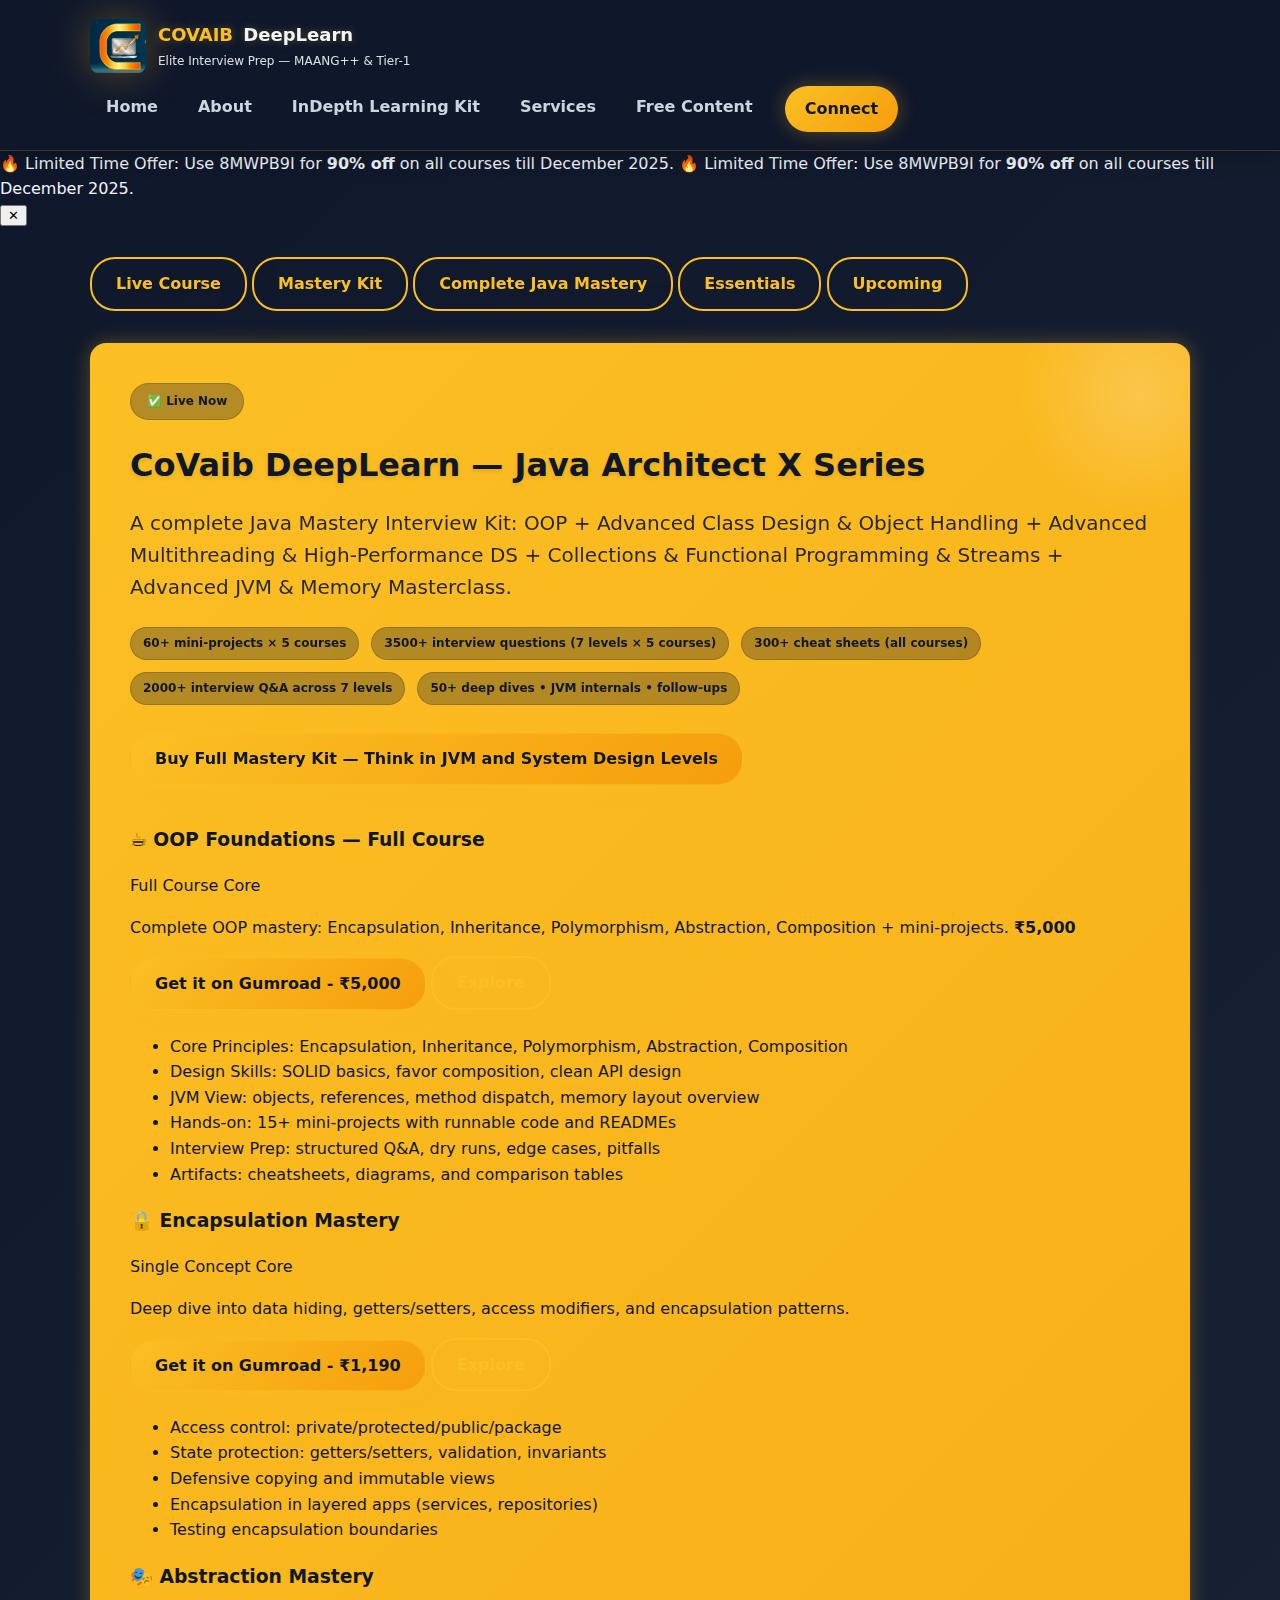
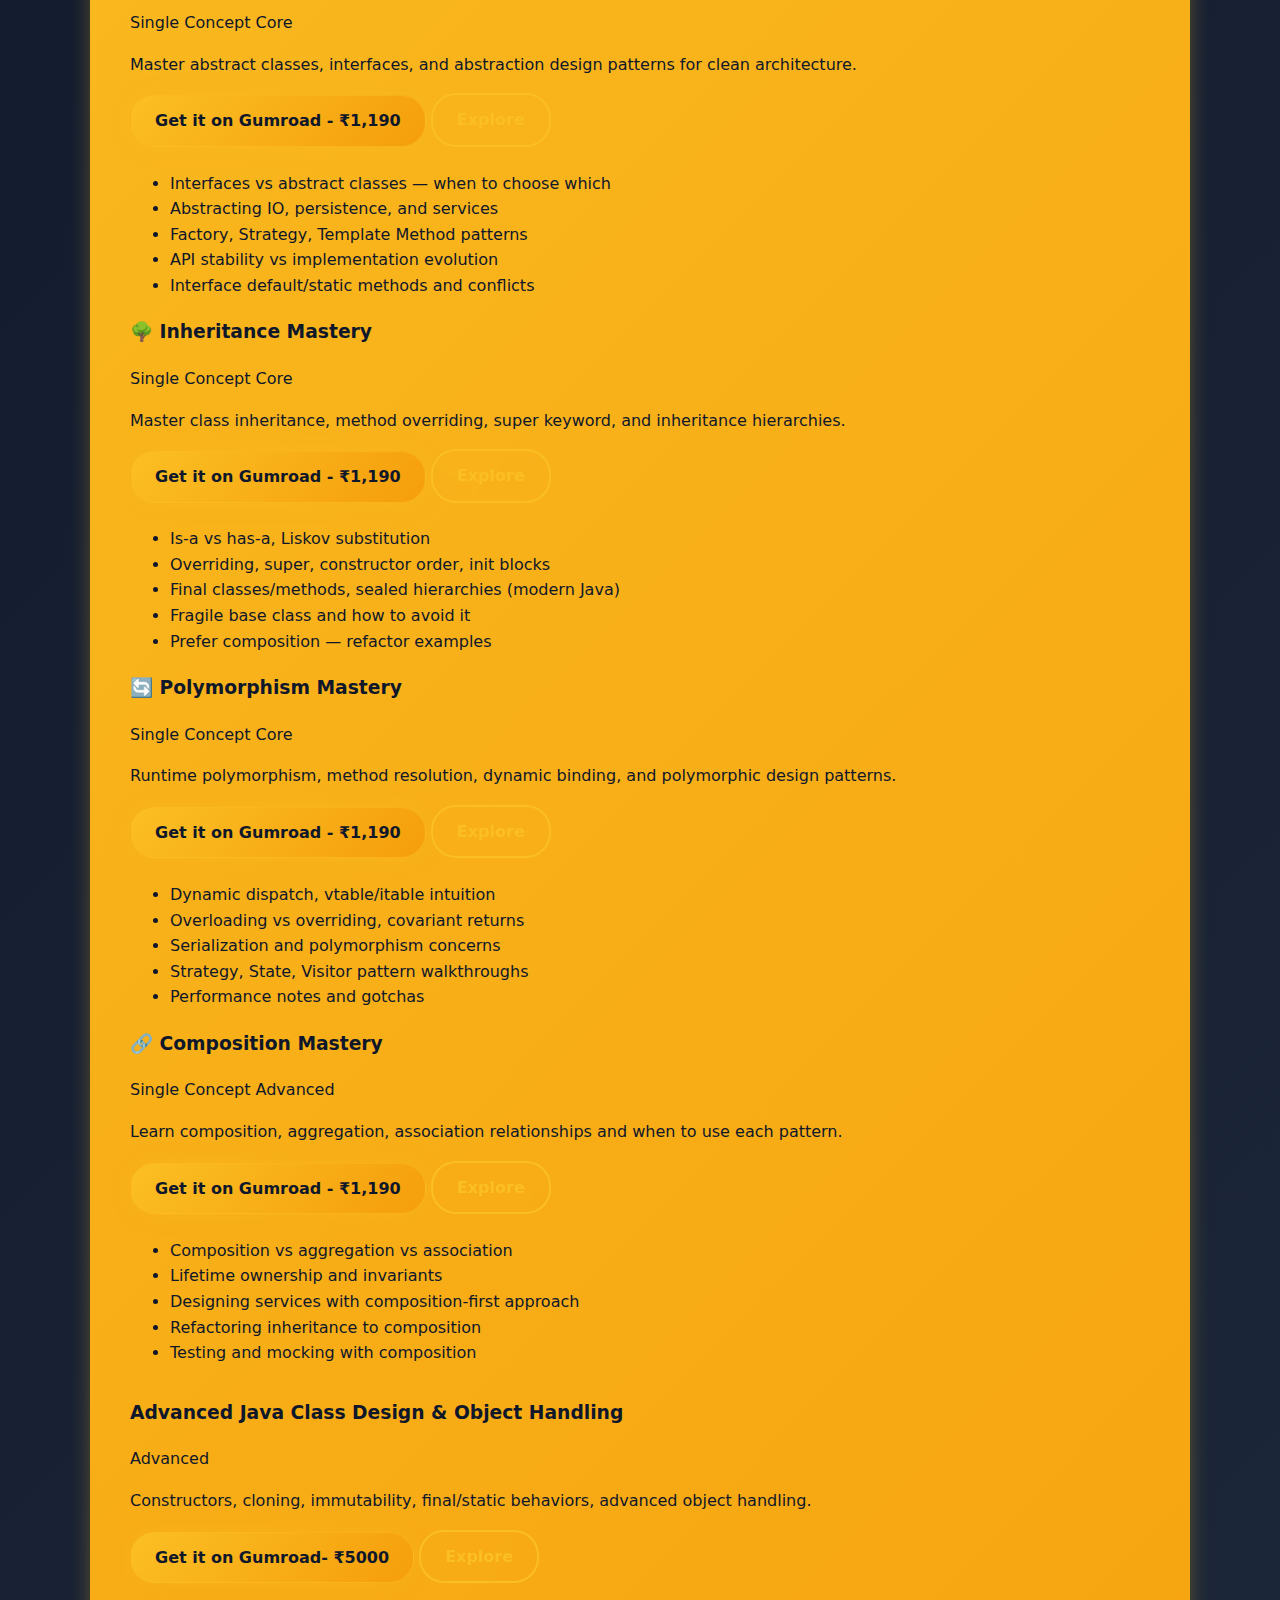
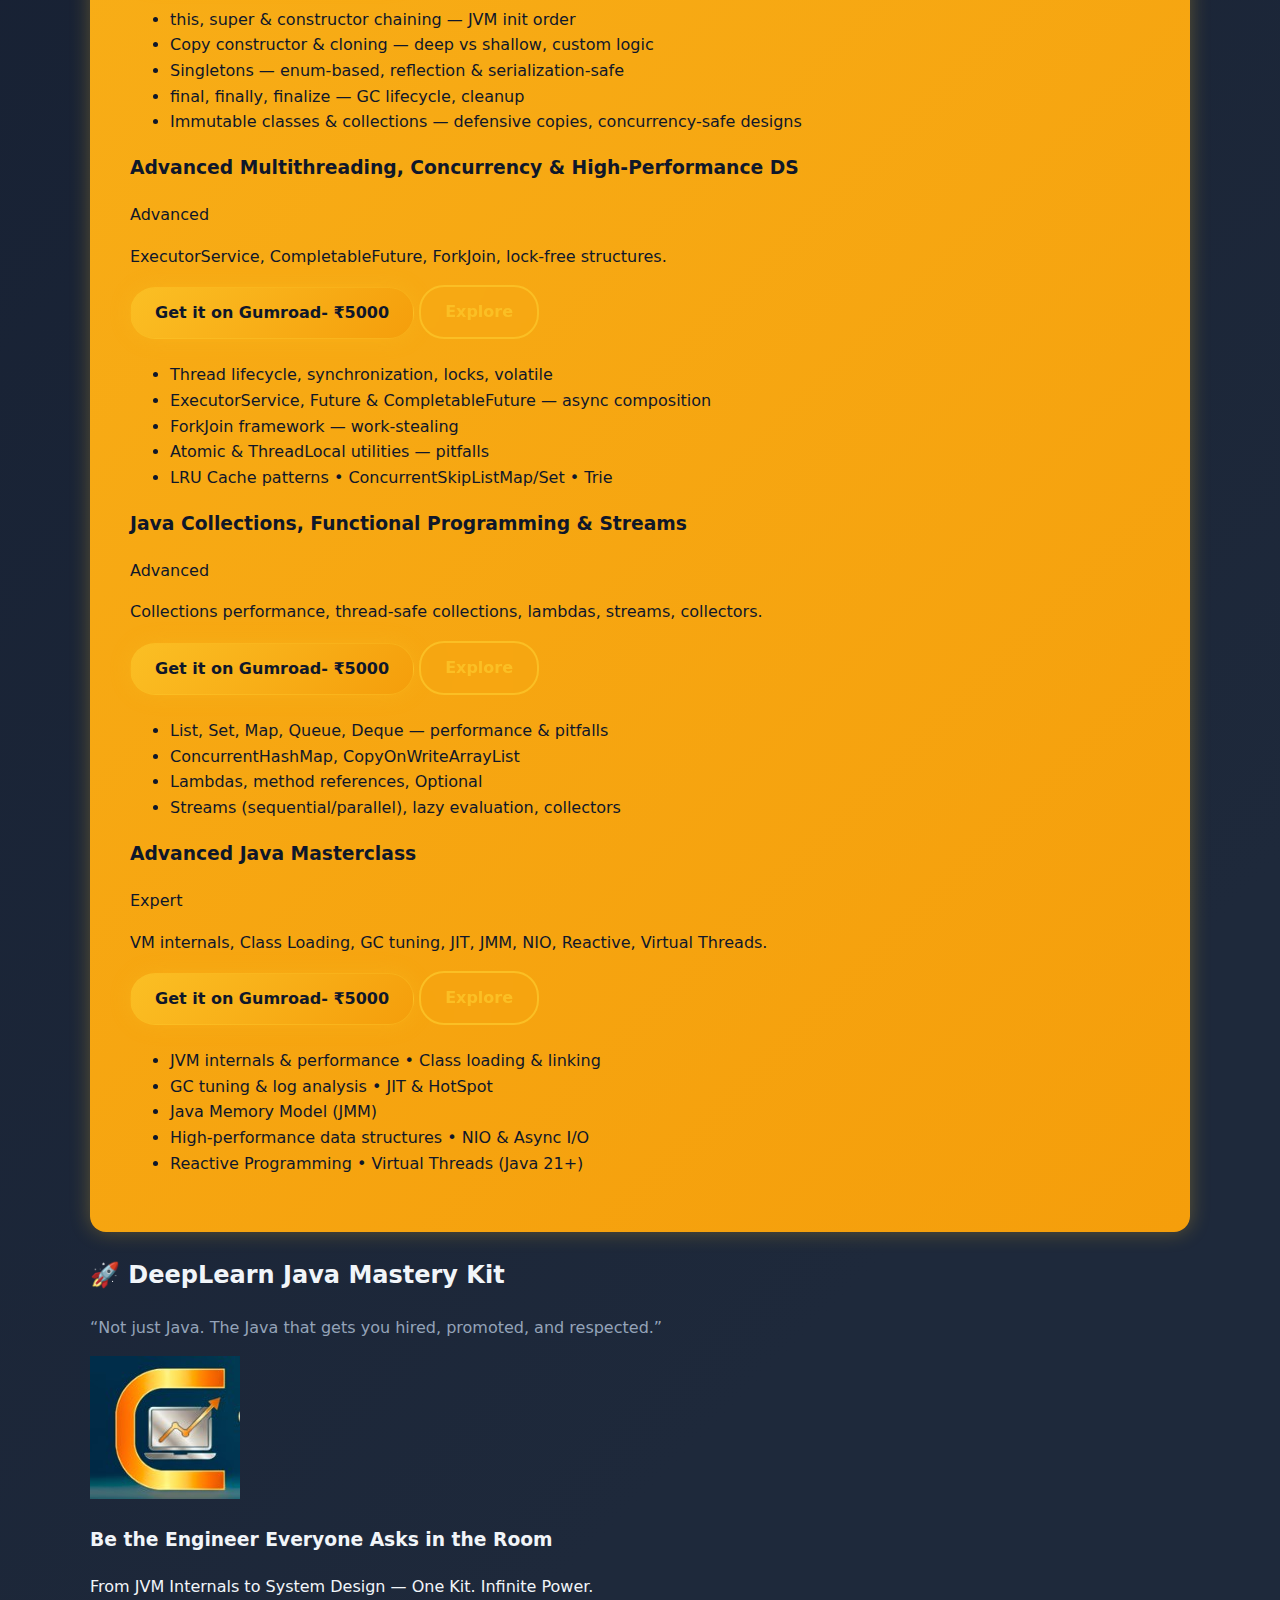
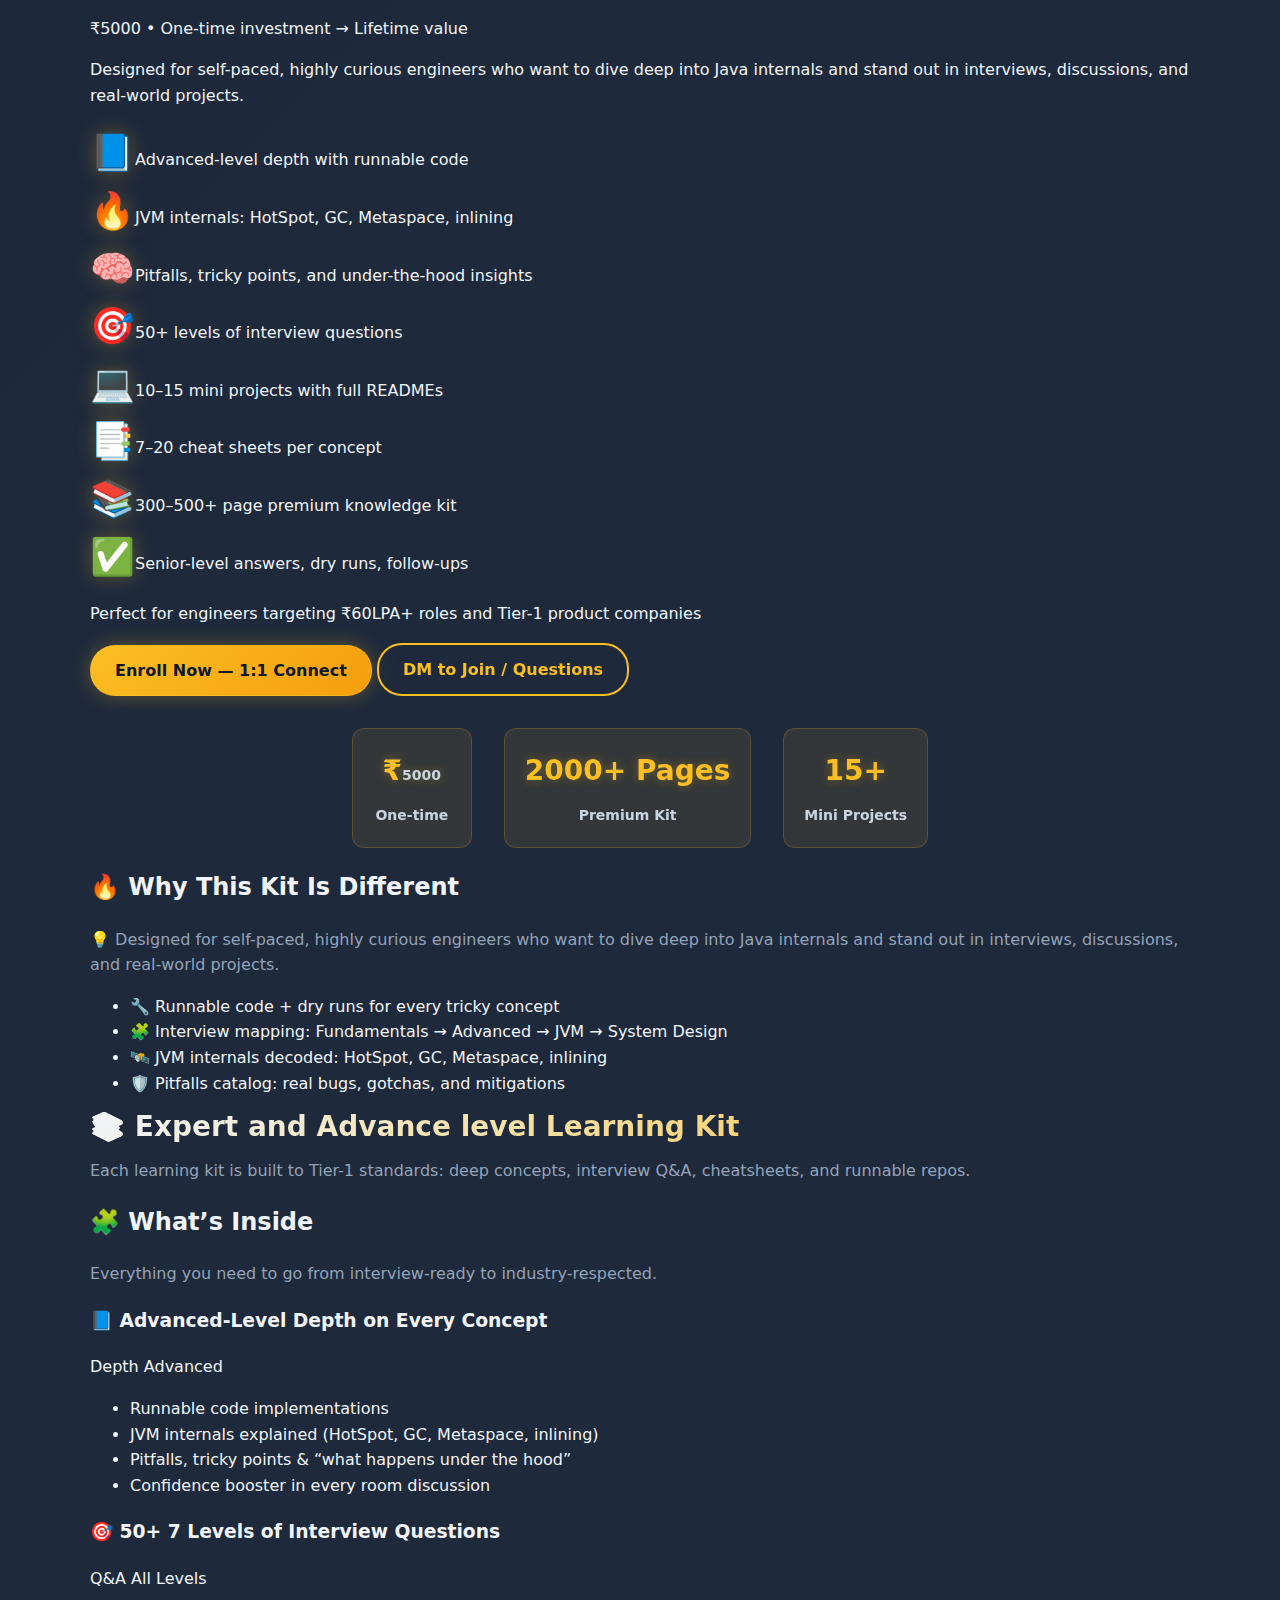
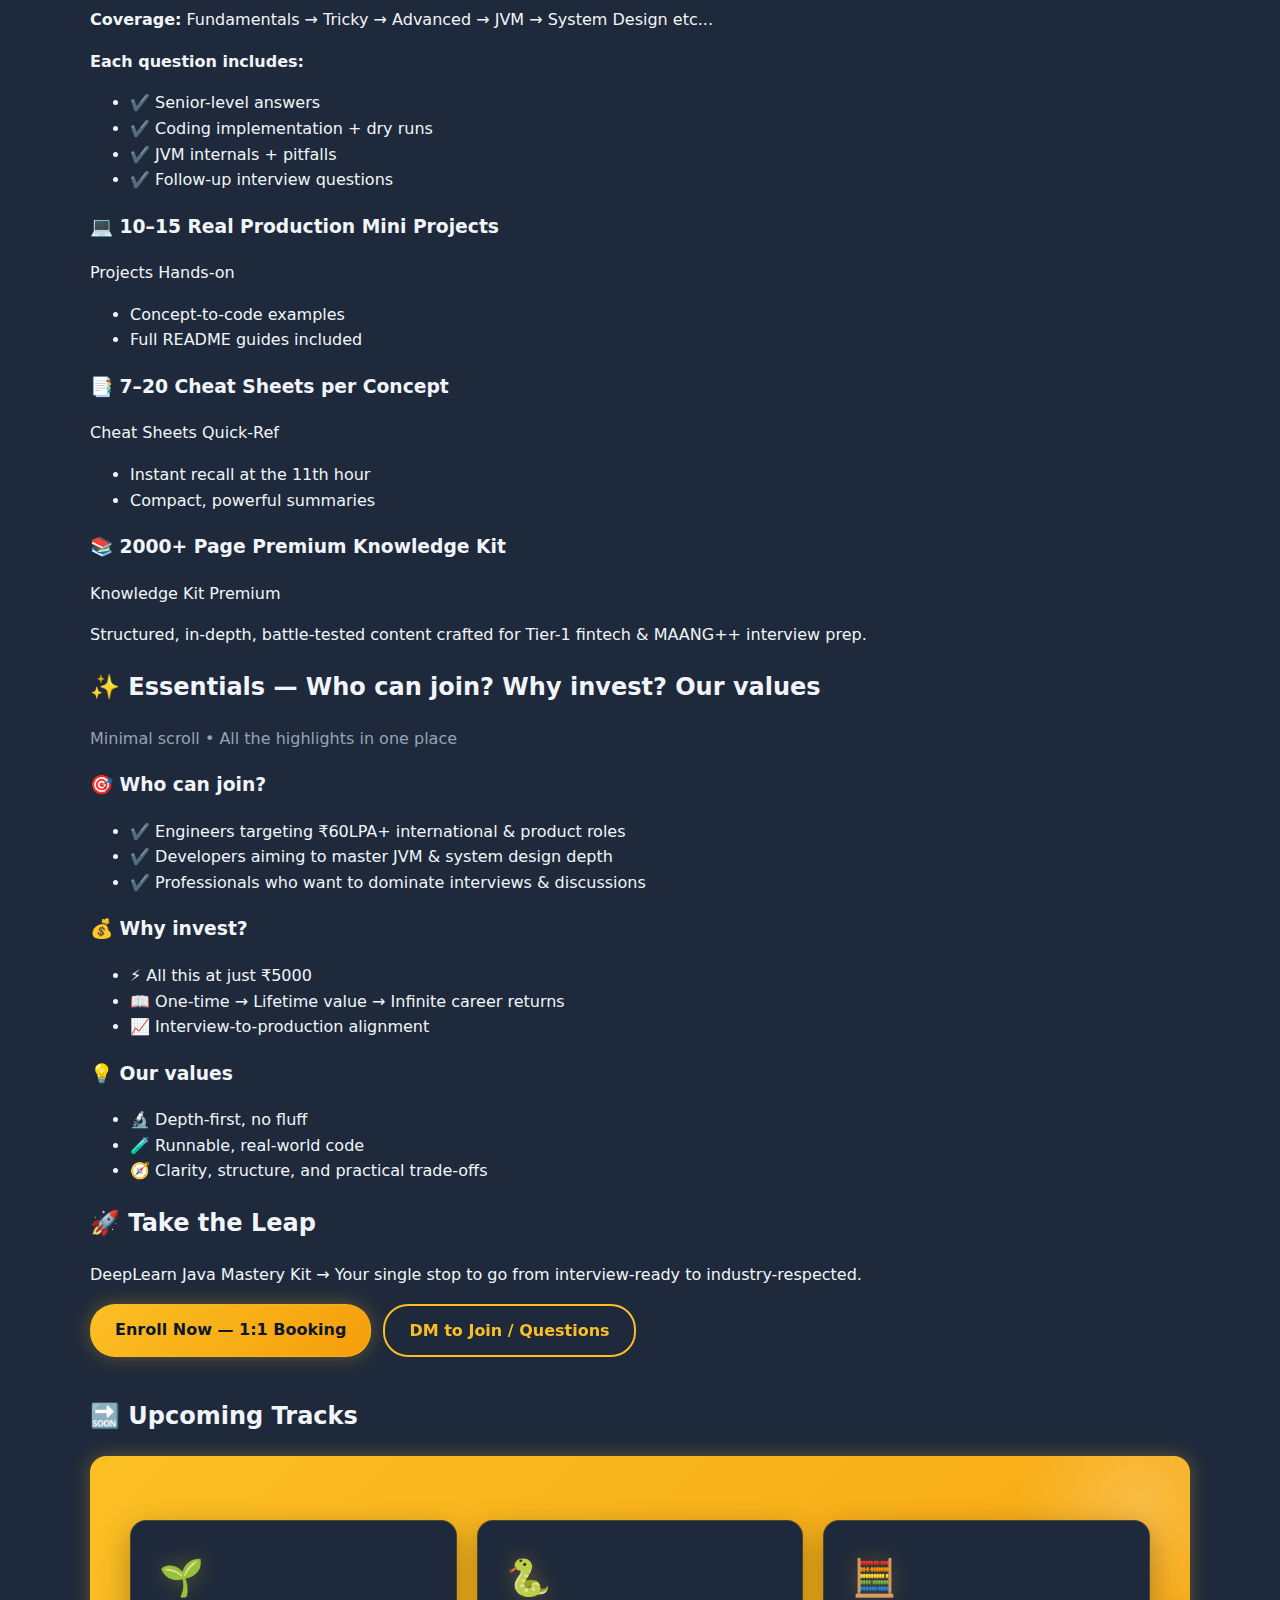
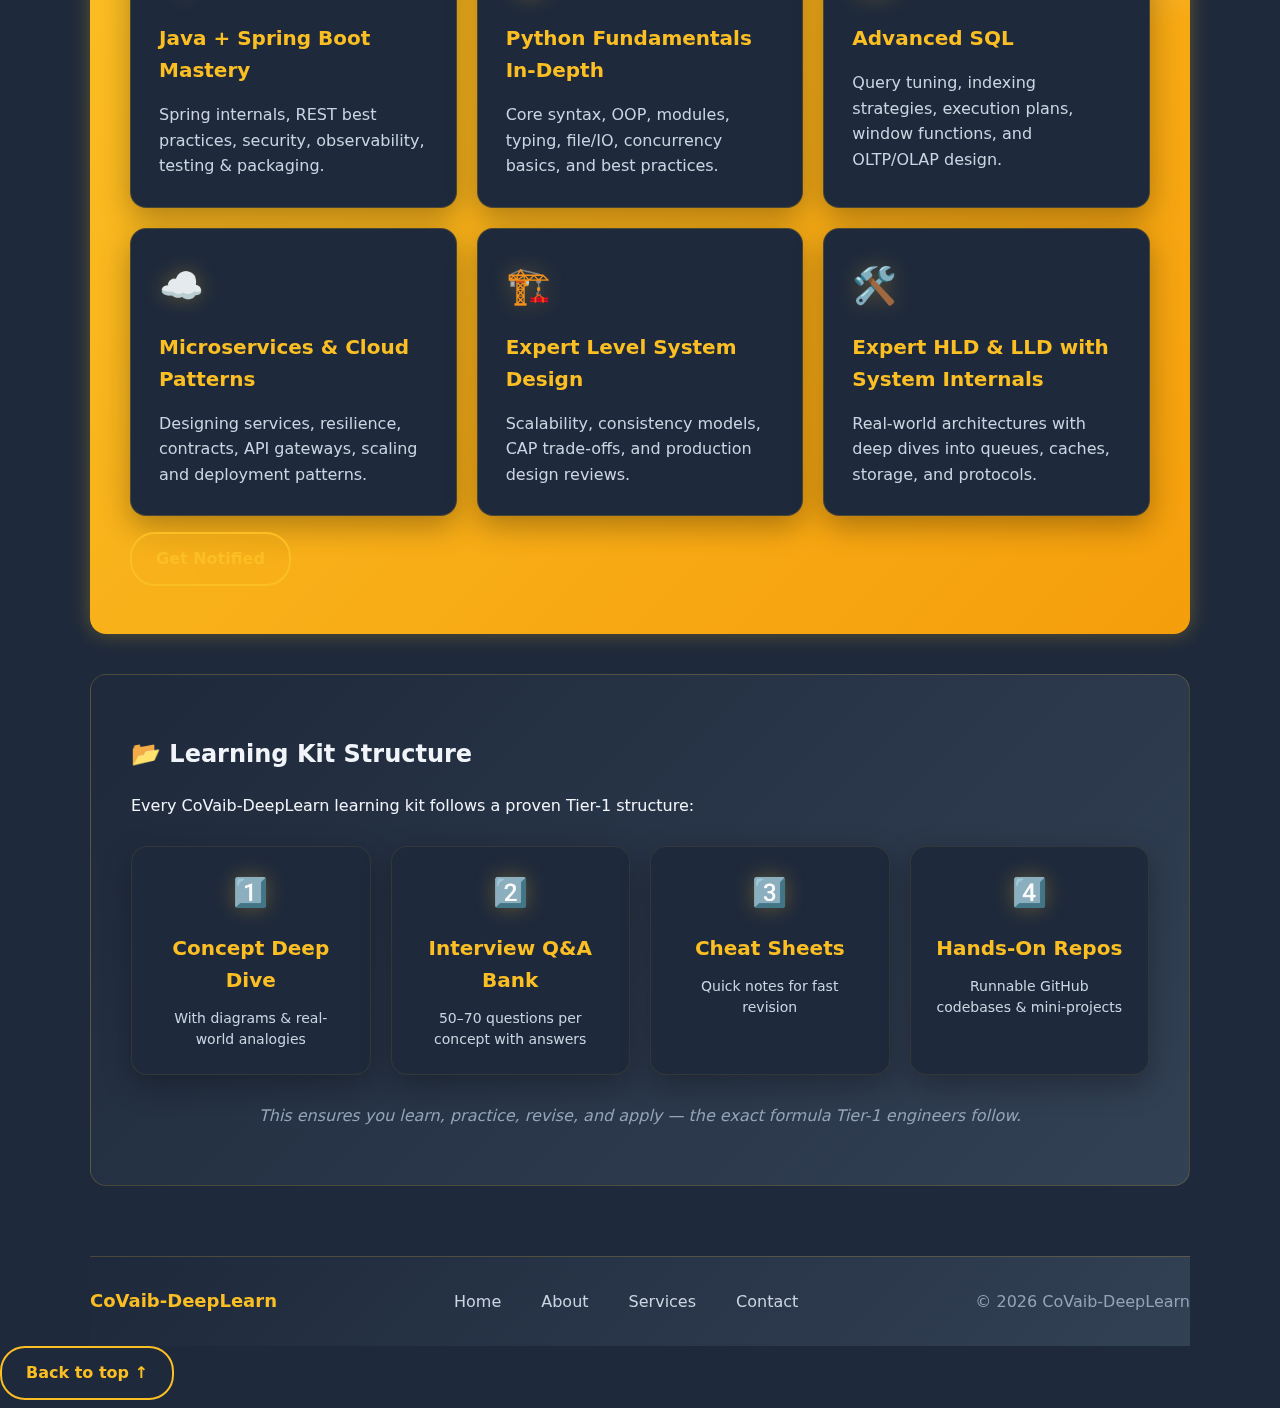
<file: courses.html>
<!doctype html>
<html lang="en">
<head>
  <meta charset="utf-8" />
  <meta name="viewport" content="width=device-width,initial-scale=1" />
  <title>Learning Kit — CoVaib-DeepLearn</title>
  <link rel="stylesheet" href="assets/style.css" />
</head>
<body>
  <header class="site-header">
    <div class="wrap header-inner">
      <a class="brand" href="index.html">
        <img src="assets/Logo.jpg" alt="logo" class="logo" />
        <div class="brand-text">
          <strong class="brand-name">COVAIB <span class="brand-sub">DeepLearn</span></strong>
          <small>Elite Interview Prep — MAANG++ & Tier-1</small>
        </div>
      </a>
      <nav class="nav">
        <a href="index.html">Home</a>
        <a href="about.html">About</a>
        <a href="courses.html" aria-current="page">InDepth Learning Kit</a>
        <a href="services.html">Services</a>
        <a href="free-content.html">Free Content</a>
        <a href="contact.html" class="cta">Connect</a>
      </nav>
    </div>
  </header>

  <div class="offer-banner" id="offerBanner">
    <div class="inner">
      <div class="marquee-content">
        <span>🔥 Limited Time Offer: Use <span class="offer-code">8MWPB9I</span> for <strong>90% off</strong> on all courses till December 2025.</span>
        <span>🔥 Limited Time Offer: Use <span class="offer-code">8MWPB9I</span> for <strong>90% off</strong> on all courses till December 2025.</span>
      </div>
      <button class="offer-close" id="offerClose" aria-label="Close offer">✕</button>
    </div>
  </div>

  <main class="wrap section">
    <nav class="local-nav" aria-label="In-page navigation">
      <a class="btn ghost" href="#live-course">Live Course</a>
      <a class="btn ghost" href="#mastery-kit">Mastery Kit</a>
      <a class="btn ghost" href="#final-java-course">Complete Java Mastery</a>
      <a class="btn ghost" href="#essentials">Essentials</a>
      <a class="btn ghost" href="#upcoming-tracks">Upcoming</a>
    </nav>

    <section class="live-course" id="live-course">
      <div class="course-badge">✅ Live Now</div>
      <h2>CoVaib DeepLearn — Java Architect X Series</h2>
      <p class="course-description">A complete Java Mastery Interview Kit: OOP + Advanced Class Design & Object Handling + Advanced Multithreading & High-Performance DS + Collections & Functional Programming & Streams + Advanced JVM & Memory Masterclass.</p>
      <div class="course-features">
        <span class="feature-tag">60+ mini‑projects × 5 courses</span>
        <span class="feature-tag">3500+ interview questions (7 levels × 5 courses)</span>
        <span class="feature-tag">300+ cheat sheets (all courses)</span>
        <span class="feature-tag">2000+ interview Q&A across 7 levels</span>
        <span class="feature-tag">50+ deep dives • JVM internals • follow‑ups</span>
      </div>
      <a class="btn primary" href="https://shivaniofficial.gumroad.com/l/qqallm" target="_blank">Buy Full Mastery Kit — Think in JVM and System Design Levels</a>
      
      <!-- Individual Concept Courses -->
      <div class="content-grid" style="margin-top: 2rem;">
        <!-- OOP Full Course -->
        <div class="content-card">
          <div class="content-header">
            <h3>☕ OOP Foundations — Full Course</h3>
            <span class="content-type">Full Course</span>
            <span class="difficulty-badge core">Core</span>
          </div>
          <div class="content-preview">
            <p>Complete OOP mastery: Encapsulation, Inheritance, Polymorphism, Abstraction, Composition + mini-projects. <strong>₹5,000</strong></p>
          </div>
          <div class="content-actions">
            <a href="https://shivaniofficial.gumroad.com/l/CoVaibDeepLearn-SystemLevelJavaOOP" target="_blank" class="btn primary">Get it on Gumroad - ₹5,000</a>
            <a class="btn ghost explore-toggle">Explore</a>
          </div>
          <div class="explore-content">
            <ul class="course-topics">
              <li>Core Principles: Encapsulation, Inheritance, Polymorphism, Abstraction, Composition</li>
              <li>Design Skills: SOLID basics, favor composition, clean API design</li>
              <li>JVM View: objects, references, method dispatch, memory layout overview</li>
              <li>Hands-on: 15+ mini-projects with runnable code and READMEs</li>
              <li>Interview Prep: structured Q&A, dry runs, edge cases, pitfalls</li>
              <li>Artifacts: cheatsheets, diagrams, and comparison tables</li>
            </ul>
          </div>
        </div>
        <div class="content-card">
          <div class="content-header">
            <h3>🔒 Encapsulation Mastery</h3>
            <span class="content-type">Single Concept</span>
            <span class="difficulty-badge core">Core</span>
          </div>
          <div class="content-preview">
            <p>Deep dive into data hiding, getters/setters, access modifiers, and encapsulation patterns.</p>
          </div>
          <div class="content-actions">
            <a href="https://shivaniofficial.gumroad.com/l/SystemLevelJavaEncapsulation?_gl=1*1xg2l4c*_ga*MjYxNTY2NTkzLjE3NTU4OTAwNTE.*_ga_6LJN6D94N6*czE3NTg5NzYyODckbzEwJGcxJHQxNzU4OTgzNjQ4JGo2MCRsMCRoMA.." target="_blank" class="btn primary">Get it on Gumroad - ₹1,190</a>
            <a class="btn ghost explore-toggle">Explore</a>
          </div>
          <div class="explore-content">
            <ul class="course-topics">
              <li>Access control: private/protected/public/package</li>
              <li>State protection: getters/setters, validation, invariants</li>
              <li>Defensive copying and immutable views</li>
              <li>Encapsulation in layered apps (services, repositories)</li>
              <li>Testing encapsulation boundaries</li>
            </ul>
          </div>
        </div>

        <div class="content-card">
          <div class="content-header">
            <h3>🎭 Abstraction Mastery</h3>
            <span class="content-type">Single Concept</span>
            <span class="difficulty-badge core">Core</span>
          </div>
          <div class="content-preview">
            <p>Master abstract classes, interfaces, and abstraction design patterns for clean architecture.</p>
          </div>
          <div class="content-actions">
            <a href="https://shivaniofficial.gumroad.com/l/CoVaibDeepLearn-SystemLevelJavaAbstraction?_gl=1*1wvt4va*_ga*MjYxNTY2NTkzLjE3NTU4OTAwNTE.*_ga_6LJN6D94N6*czE3NTg5NzYyODckbzEwJGcxJHQxNzU4OTgzNjYxJGo0NyRsMCRoMA.." target="_blank" class="btn primary">Get it on Gumroad - ₹1,190</a>
            <a class="btn ghost explore-toggle">Explore</a>
          </div>
          <div class="explore-content">
            <ul class="course-topics">
              <li>Interfaces vs abstract classes — when to choose which</li>
              <li>Abstracting IO, persistence, and services</li>
              <li>Factory, Strategy, Template Method patterns</li>
              <li>API stability vs implementation evolution</li>
              <li>Interface default/static methods and conflicts</li>
            </ul>
          </div>
        </div>

        <div class="content-card">
          <div class="content-header">
            <h3>🌳 Inheritance Mastery</h3>
            <span class="content-type">Single Concept</span>
            <span class="difficulty-badge core">Core</span>
          </div>
          <div class="content-preview">
            <p>Master class inheritance, method overriding, super keyword, and inheritance hierarchies.</p>
          </div>
          <div class="content-actions">
            <a href="https://shivaniofficial.gumroad.com/l/SystemLevelJavaInheritance?_gl=1*1xg2l4c*_ga*MjYxNTY2NTkzLjE3NTU4OTAwNTE.*_ga_6LJN6D94N6*czE3NTg5NzYyODckbzEwJGcxJHQxNzU4OTgzNjQ4JGo2MCRsMCRoMA.." target="_blank" class="btn primary">Get it on Gumroad - ₹1,190</a>
            <a class="btn ghost explore-toggle">Explore</a>
          </div>
          <div class="explore-content">
            <ul class="course-topics">
              <li>Is-a vs has-a, Liskov substitution</li>
              <li>Overriding, super, constructor order, init blocks</li>
              <li>Final classes/methods, sealed hierarchies (modern Java)</li>
              <li>Fragile base class and how to avoid it</li>
              <li>Prefer composition — refactor examples</li>
            </ul>
          </div>
        </div>

        <div class="content-card">
          <div class="content-header">
            <h3>🔄 Polymorphism Mastery</h3>
            <span class="content-type">Single Concept</span>
            <span class="difficulty-badge core">Core</span>
          </div>
          <div class="content-preview">
            <p>Runtime polymorphism, method resolution, dynamic binding, and polymorphic design patterns.</p>
          </div>
          <div class="content-actions">
            <a href="https://shivaniofficial.gumroad.com/l/SystemLevelJavaPolymorphism" target="_blank" class="btn primary">Get it on Gumroad - ₹1,190</a>
            <a class="btn ghost explore-toggle">Explore</a>
          </div>
          <div class="explore-content">
            <ul class="course-topics">
              <li>Dynamic dispatch, vtable/itable intuition</li>
              <li>Overloading vs overriding, covariant returns</li>
              <li>Serialization and polymorphism concerns</li>
              <li>Strategy, State, Visitor pattern walkthroughs</li>
              <li>Performance notes and gotchas</li>
            </ul>
          </div>
        </div>

        <div class="content-card">
          <div class="content-header">
            <h3>🔗 Composition Mastery</h3>
            <span class="content-type">Single Concept</span>
            <span class="difficulty-badge advanced">Advanced</span>
          </div>
          <div class="content-preview">
            <p>Learn composition, aggregation, association relationships and when to use each pattern.</p>
          </div>
          <div class="content-actions">
            <a href="https://shivaniofficial.gumroad.com/l/SystemLevelJavaComposition?_gl=1*1syktyb*_ga*MjYxNTY2NTkzLjE3NTU4OTAwNTE.*_ga_6LJN6D94N6*czE3NTg5NzYyODckbzEwJGcxJHQxNzU4OTgzNDA0JGo1OSRsMCRoMA.." target="_blank" class="btn primary">Get it on Gumroad - ₹1,190</a>
            <a class="btn ghost explore-toggle">Explore</a>
          </div>
          <div class="explore-content">
            <ul class="course-topics">
              <li>Composition vs aggregation vs association</li>
              <li>Lifetime ownership and invariants</li>
              <li>Designing services with composition-first approach</li>
              <li>Refactoring inheritance to composition</li>
              <li>Testing and mocking with composition</li>
            </ul>
          </div>
        </div>
      </div>

      <!-- Live Now — Advanced Series -->
      <div class="content-grid" style="margin-top: 2rem;">
        <!-- 1. Java Architect X Series -->
       

        <!-- 2. Advanced Java Class Design & Object Handling -->
        <div class="content-card">
          <div class="content-header"><h3>Advanced Java Class Design & Object Handling</h3><span class="difficulty-badge advanced">Advanced</span></div>
          <div class="content-preview">
            <p>Constructors, cloning, immutability, final/static behaviors, advanced object handling. </p>
            <div class="content-actions">
              <a href="https://gumroad.com" target="_blank" class="btn primary">Get it on Gumroad- ₹5000</a>
              <a class="btn ghost explore-toggle">Explore</a>
            </div>
            <div class="explore-content">
              <ul class="course-topics">
                <li>this, super & constructor chaining — JVM init order</li>
                <li>Copy constructor & cloning — deep vs shallow, custom logic</li>
                <li>Singletons — enum-based, reflection & serialization-safe</li>
                <li>final, finally, finalize — GC lifecycle, cleanup</li>
                <li>Immutable classes & collections — defensive copies, concurrency-safe designs</li>
              </ul>
            </div>
          </div>
        </div>

        <!-- 3. Advanced Multithreading, Concurrency & High-Performance DS -->
        <div class="content-card">
          <div class="content-header"><h3>Advanced Multithreading, Concurrency & High-Performance DS</h3><span class="difficulty-badge advanced">Advanced</span></div>
          <div class="content-preview">
            <p>ExecutorService, CompletableFuture, ForkJoin, lock-free structures. </p>
            <div class="content-actions">
              <a href="https://gumroad.com" target="_blank" class="btn primary">Get it on Gumroad- ₹5000</a>
              <a class="btn ghost explore-toggle">Explore</a>
            </div>
            <div class="explore-content">
              <ul class="course-topics">
                <li>Thread lifecycle, synchronization, locks, volatile</li>
                <li>ExecutorService, Future & CompletableFuture — async composition</li>
                <li>ForkJoin framework — work-stealing</li>
                <li>Atomic & ThreadLocal utilities — pitfalls</li>
                <li>LRU Cache patterns • ConcurrentSkipListMap/Set • Trie</li>
              </ul>
            </div>
          </div>
        </div>

        <!-- 4. Java Collections, Functional Programming & Streams -->
        <div class="content-card">
          <div class="content-header"><h3>Java Collections, Functional Programming & Streams</h3><span class="difficulty-badge advanced">Advanced</span></div>
          <div class="content-preview">
            <p>Collections performance, thread-safe collections, lambdas, streams, collectors. </p>
            <div class="content-actions">
              <a href="https://gumroad.com" target="_blank" class="btn primary">Get it on Gumroad- ₹5000</a>
              <a class="btn ghost explore-toggle">Explore</a>
            </div>
            <div class="explore-content">
              <ul class="course-topics">
                <li>List, Set, Map, Queue, Deque — performance & pitfalls</li>
                <li>ConcurrentHashMap, CopyOnWriteArrayList</li>
                <li>Lambdas, method references, Optional</li>
                <li>Streams (sequential/parallel), lazy evaluation, collectors</li>
              </ul>
            </div>
          </div>
        </div>

        <!-- 5. Advanced Java Masterclass -->
        <div class="content-card">
          <div class="content-header"><h3>Advanced Java Masterclass</h3><span class="difficulty-badge expert">Expert</span></div>
          <div class="content-preview">
            <p>VM internals, Class Loading, GC tuning, JIT, JMM, NIO, Reactive, Virtual Threads. </p>
            <div class="content-actions">
              <a href="https://gumroad.com" target="_blank" class="btn primary">Get it on Gumroad- ₹5000</a>
              <a class="btn ghost explore-toggle">Explore</a>
            </div>
            <div class="explore-content">
              <ul class="course-topics">
                <li>JVM internals & performance • Class loading & linking</li>
                <li>GC tuning & log analysis • JIT & HotSpot</li>
                <li>Java Memory Model (JMM)</li>
                <li>High-performance data structures • NIO & Async I/O</li>
                <li>Reactive Programming • Virtual Threads (Java 21+)</li>
              </ul>
            </div>
          </div>
        </div>
      </div>
    </section>

    <section class="session-booking-section" id="mastery-kit">
      <h2>🚀 DeepLearn Java Mastery Kit</h2>
      <p class="muted">“Not just Java. The Java that gets you hired, promoted, and respected.”</p>

      <div class="session-booking-card">
        <div class="session-profile">
          <img class="session-logo" src="assets/Logo.jpg" alt="DeepLearn Java Mastery" />
          <div class="session-profile-info">
            <h3>Be the Engineer Everyone Asks in the Room</h3>
            <p class="session-title">From JVM Internals to System Design — One Kit. Infinite Power.</p>
            <p class="session-subtitle">₹<span data-price-number></span> • One-time investment → Lifetime value</p>
            
          </div>
        
        </div>

        <div class="session-content">
          <p class="session-description">Designed for self-paced, highly curious engineers who want to dive deep into Java internals and stand out in interviews, discussions, and real-world projects.</p>

          <div class="session-features">
            <div class="session-feature"><span class="feature-icon">📘</span><span>Advanced-level depth with runnable code</span></div>
            <div class="session-feature"><span class="feature-icon">🔥</span><span>JVM internals: HotSpot, GC, Metaspace, inlining</span></div>
            <div class="session-feature"><span class="feature-icon">🧠</span><span>Pitfalls, tricky points, and under-the-hood insights</span></div>
            <div class="session-feature"><span class="feature-icon">🎯</span><span>50+ levels of interview questions</span></div>
            <div class="session-feature"><span class="feature-icon">💻</span><span>10–15 mini projects with full READMEs</span></div>
            <div class="session-feature"><span class="feature-icon">📑</span><span>7–20 cheat sheets per concept</span></div>
            <div class="session-feature"><span class="feature-icon">📚</span><span>300–500+ page premium knowledge kit</span></div>
            <div class="session-feature"><span class="feature-icon">✅</span><span>Senior-level answers, dry runs, follow-ups</span></div>
          </div>

          <div class="session-availability">
            <p class="availability-text">Perfect for engineers targeting ₹60LPA+ roles and Tier-1 product companies</p>
          </div>

          <div class="session-actions">
            <a class="btn primary" href="https://topmate.io/covaib_deep_prep" target="_blank">Enroll Now — 1:1 Connect</a>
            <a class="btn ghost" href="contact.html">DM to Join / Questions</a>
          </div>

          <div class="hero-stats" style="margin-top:24px">
            <div class="stat"><strong>₹<span data-price-number></span></strong><span>One-time</span></div>
            <div class="stat"><strong>2000+ Pages</strong><span>Premium Kit</span></div>
            <div class="stat"><strong>15+</strong><span>Mini Projects</span></div>
          </div>
        </div>
      </div>
    
    </section>

    <!-- WHY DIFFERENT -->
    <section class="content-section" id="why-different">
      <div class="section-header">
        <h2>🔥 Why This Kit Is Different</h2>
        <p class="muted">💡 Designed for self-paced, highly curious engineers who want to dive deep into Java internals and stand out in interviews, discussions, and real-world projects.</p>
        <ul class="centered-list">
          <li>🔧 Runnable code + dry runs for every tricky concept</li>
          <li>🧩 Interview mapping: Fundamentals → Advanced → JVM → System Design</li>
          <li>🛰️ JVM internals decoded: HotSpot, GC, Metaspace, inlining</li>
          <li>🛡️ Pitfalls catalog: real bugs, gotchas, and mitigations</li>
        </ul>
        <h1>📚 Expert and Advance level Learning Kit</h1>
        <p class="muted">Each learning kit is built to Tier-1 standards: deep concepts, interview Q&A, cheatsheets, and runnable repos.</p>

      </div>
    </section>

    <!-- WHAT'S INSIDE -->
    <section class="content-section" id="whats-inside">
      <div class="section-header">
        <h2>🧩 What’s Inside</h2>
        <p class="muted">Everything you need to go from interview-ready to industry-respected.</p>
      </div>
      <div class="content-grid">
        <div class="content-card">
          <div class="content-header">
            <h3>📘 Advanced-Level Depth on Every Concept</h3>
            <span class="content-type">Depth</span>
            <span class="difficulty-badge">Advanced</span>
          </div>
          <div class="content-preview">
            <ul>
              <li>Runnable code implementations</li>
              <li>JVM internals explained (HotSpot, GC, Metaspace, inlining)</li>
              <li>Pitfalls, tricky points & “what happens under the hood”</li>
              <li>Confidence booster in every room discussion</li>
            </ul>
          </div>
        </div>

        <div class="content-card">
          <div class="content-header">
            <h3>🎯 50+ 7 Levels of Interview Questions</h3>
            <span class="content-type">Q&A</span>
            <span class="difficulty-badge">All Levels</span>
          </div>
          <div class="content-preview">
            <p><strong>Coverage:</strong> Fundamentals → Tricky → Advanced → JVM → System Design etc...</p>
            <p><strong>Each question includes:</strong></p>
            <ul>
              <li>✔️ Senior-level answers</li>
              <li>✔️ Coding implementation + dry runs</li>
              <li>✔️ JVM internals + pitfalls</li>
              <li>✔️ Follow-up interview questions</li>
            </ul>
          </div>
        </div>

        <div class="content-card">
          <div class="content-header">
            <h3>💻 10–15 Real Production Mini Projects</h3>
            <span class="content-type">Projects</span>
            <span class="difficulty-badge">Hands-on</span>
          </div>
          <div class="content-preview">
            <ul>
              <li>Concept-to-code examples</li>
              <li>Full README guides included</li>
            </ul>
          </div>
        </div>

        <div class="content-card">
          <div class="content-header">
            <h3>📑 7–20 Cheat Sheets per Concept</h3>
            <span class="content-type">Cheat Sheets</span>
            <span class="difficulty-badge">Quick-Ref</span>
          </div>
          <div class="content-preview">
            <ul>
              <li>Instant recall at the 11th hour</li>
              <li>Compact, powerful summaries</li>
            </ul>
          </div>
        </div>

        <div class="content-card">
          <div class="content-header">
            <h3>📚 2000+ Page Premium Knowledge Kit</h3>
            <span class="content-type">Knowledge Kit</span>
            <span class="difficulty-badge">Premium</span>
          </div>
          <div class="content-preview">
            <p>Structured, in-depth, battle-tested content crafted for Tier-1 fintech & MAANG++ interview prep.</p>
          </div>
        </div>
      </div>
    </section>

    <!-- COMBINED ESSENTIALS (Centered) -->
    <section class="content-section center-section" id="essentials">
      <div class="section-header">
        <h2>✨ Essentials — Who can join? Why invest? Our values</h2>
        <p class="muted">Minimal scroll • All the highlights in one place</p>
      </div>
      <div class="content-grid">
        <div class="content-card center-card">
          <div class="content-header"><h3>🎯 Who can join?</h3></div>
          <div class="content-preview">
            <ul class="centered-list">
              <li>✔️ Engineers targeting ₹60LPA+ international & product roles</li>
              <li>✔️ Developers aiming to master JVM & system design depth</li>
              <li>✔️ Professionals who want to dominate interviews & discussions</li>
            </ul>
          </div>
        </div>

        <div class="content-card center-card">
          <div class="content-header"><h3>💰 Why invest?</h3></div>
          <div class="content-preview">
            <ul class="centered-list">
              <li>⚡ All this at just ₹<span data-price-number></span></li>
              <li>📖 One-time → Lifetime value → Infinite career returns</li>
              <li>📈 Interview-to-production alignment</li>
            </ul>
          </div>
        </div>

        <div class="content-card center-card">
          <div class="content-header"><h3>💡 Our values</h3></div>
          <div class="content-preview">
            <ul class="centered-list">
              <li>🔬 Depth-first, no fluff</li>
              <li>🧪 Runnable, real-world code</li>
              <li>🧭 Clarity, structure, and practical trade-offs</li>
            </ul>
          </div>
        </div>
      </div>
    </section>

    <!-- FINAL CTA -->
    <div class="services-cta">
      <h2>🚀 Take the Leap</h2>
      <p>DeepLearn Java Mastery Kit → Your single stop to go from interview-ready to industry-respected.</p>
      <div class="actions">
        <a class="btn primary" href="https://topmate.io/covaib_deep_prep" target="_blank">Enroll Now — 1:1 Booking</a>
        <a class="btn ghost" href="contact.html">DM to Join / Questions</a>
      </div>
    </div>

    

    <section class="upcoming-section" id="upcoming-tracks">
      <h2>🔜 Upcoming Tracks</h2>
      <div class="live-course" style="margin-top:12px">
      <div class="upcoming-grid">
        <!--  
        <article class="course-card">
          <div class="course-icon">☕</div>
            <h3>Advanced Java Concepts</h3>
            <p>JVM model, memory layout, GC tuning, classloading, JIT, and performance profiling.</p>
        </article>
        <article class="course-card">
          <div class="course-icon">⚡</div>
          <h3>Advanced Concurrency & Multithreading</h3>
          <p>Thread-safety patterns, lock-free algorithms, executor frameworks and real concurrency bugs.</p>
        </article>-->
        <article class="course-card">
          <div class="course-icon">🌱</div>
          <h3>Java + Spring Boot Mastery</h3>
          <p>Spring internals, REST best practices, security, observability, testing & packaging.</p>
        </article>
          <article class="course-card">
            <div class="course-icon">🐍</div>
            <h3>Python Fundamentals In-Depth</h3>
            <p>Core syntax, OOP, modules, typing, file/IO, concurrency basics, and best practices.</p>
          </article>
          <article class="course-card">
            <div class="course-icon">🧮</div>
            <h3>Advanced SQL</h3>
            <p>Query tuning, indexing strategies, execution plans, window functions, and OLTP/OLAP design.</p>
        </article>
        <article class="course-card">
          <div class="course-icon">☁️</div>
          <h3>Microservices & Cloud Patterns</h3>
          <p>Designing services, resilience, contracts, API gateways, scaling and deployment patterns.</p>
        </article>
        <!-- 
          <article class="course-card">
            <div class="course-icon">🧠</div>
            <h3>Functional Programming & Collections A–Z</h3>
            <p>Streams, lambdas, collectors, immutability, performance of collections, and pitfalls.</p>
        </article>-->
        <article class="course-card">
          <div class="course-icon">🏗️</div>
            <h3>Expert Level System Design</h3>
            <p>Scalability, consistency models, CAP trade-offs, and production design reviews.</p>
          </article>
          <article class="course-card">
            <div class="course-icon">🛠️</div>
            <h3>Expert HLD & LLD with System Internals</h3>
            <p>Real-world architectures with deep dives into queues, caches, storage, and protocols.</p>
          </article>
          <!-- 
          <article class="course-card">
            <div class="course-icon">🧩</div>
            <h3>Advanced Java Class Design & Object Management</h3>
            <p>Design principles, object lifecycle, memory impact, equality/hashCode, and pattern-driven design.</p>
        </article>
          -->
        </div>
        <div class="section-actions" style="margin-top:16px">
          <a class="btn ghost" href="contact.html">Get Notified</a>
        </div>
      </div>
    </section>

    <section class="structure-section">
      <h2>📂 Learning Kit Structure</h2>
      <p>Every CoVaib-DeepLearn learning kit follows a proven Tier-1 structure:</p>
      <div class="structure-grid">
        <div class="structure-item">
          <div class="structure-number">1️⃣</div>
          <h3>Concept Deep Dive</h3>
          <p>With diagrams & real-world analogies</p>
        </div>
        <div class="structure-item">
          <div class="structure-number">2️⃣</div>
          <h3>Interview Q&A Bank</h3>
          <p>50–70 questions per concept with answers</p>
        </div>
        <div class="structure-item">
          <div class="structure-number">3️⃣</div>
          <h3>Cheat Sheets</h3>
          <p>Quick notes for fast revision</p>
        </div>
        <div class="structure-item">
          <div class="structure-number">4️⃣</div>
          <h3>Hands-On Repos</h3>
          <p>Runnable GitHub codebases & mini-projects</p>
        </div>
      </div>
      <p class="structure-note">This ensures you learn, practice, revise, and apply — the exact formula Tier-1 engineers follow.</p>
    </section>
    
    <!-- removed: advanced series moved to Live Course -->
  </main>

  <footer class="site-footer">
    <div class="wrap footer-inner">
      <div><strong>CoVaib-DeepLearn</strong></div>
      <div class="footer-actions"><a href="index.html">Home</a><a href="about.html">About</a><a href="services.html">Services</a><a href="contact.html">Contact</a></div>
      <div class="muted">© <span id="year3"></span> CoVaib-DeepLearn</div>
    </div>
  </footer>

  <a href="#top" id="backToTop" class="back-to-top"><span class="btn ghost">Back to top ↑</span></a>

  <script>
    document.getElementById('year3').textContent = new Date().getFullYear();
    const backToTop = document.getElementById('backToTop');
    window.addEventListener('scroll',()=>{
      if(window.scrollY>300){backToTop.classList.add('show')}else{backToTop.classList.remove('show')}
    });
    // centralized price variable
    const COURSE_PRICE = 5000;
    const priceNodes = document.querySelectorAll('[data-price-number]');
    priceNodes.forEach(n=>{ n.textContent = COURSE_PRICE.toString(); });
    // package price removed (package card moved to mastery section link)
    // offer banner close and dynamic positioning
    (function(){
      const banner=document.getElementById('offerBanner');
      const close=document.getElementById('offerClose');
      const body=document.body;
      const header=document.querySelector('.site-header');
      function updateBannerPosition(){
        if(header&&banner){
          const headerHeight=header.offsetHeight;
          banner.style.top=headerHeight+'px';
        }
      }
      function updateBannerState(){
        if(banner&&banner.style.display!=='none'){
          body.classList.add('has-offer-banner');
          updateBannerPosition();
        }else{
          body.classList.remove('has-offer-banner');
        }
      }
      if(sessionStorage.getItem('offerDismissed')==='1'){
        if(banner)banner.style.display='none';
      }else{
        body.classList.add('has-offer-banner');
      }
      updateBannerPosition();
      updateBannerState();
      window.addEventListener('resize',updateBannerPosition);
      close&&close.addEventListener('click',()=>{
        if(banner)banner.style.display='none';
        sessionStorage.setItem('offerDismissed','1');
        body.classList.remove('has-offer-banner');
      });
    })();
    // explore toggles - robust target resolution
    document.querySelectorAll('.explore-toggle').forEach(btn=>{
      btn.addEventListener('click',()=>{
        // prefer the element right after the actions block
        let panel = btn.parentElement && btn.parentElement.nextElementSibling;
        if(!panel || !panel.classList.contains('explore-content')){
          // fallback: find within the same content-card
          const card = btn.closest('.content-card');
          panel = card ? card.querySelector('.explore-content') : null;
        }
        if(panel){
          panel.style.display = panel.style.display==='block' ? 'none' : 'block';
        }
      });
    });
  </script>
</body>
</html>
</file>
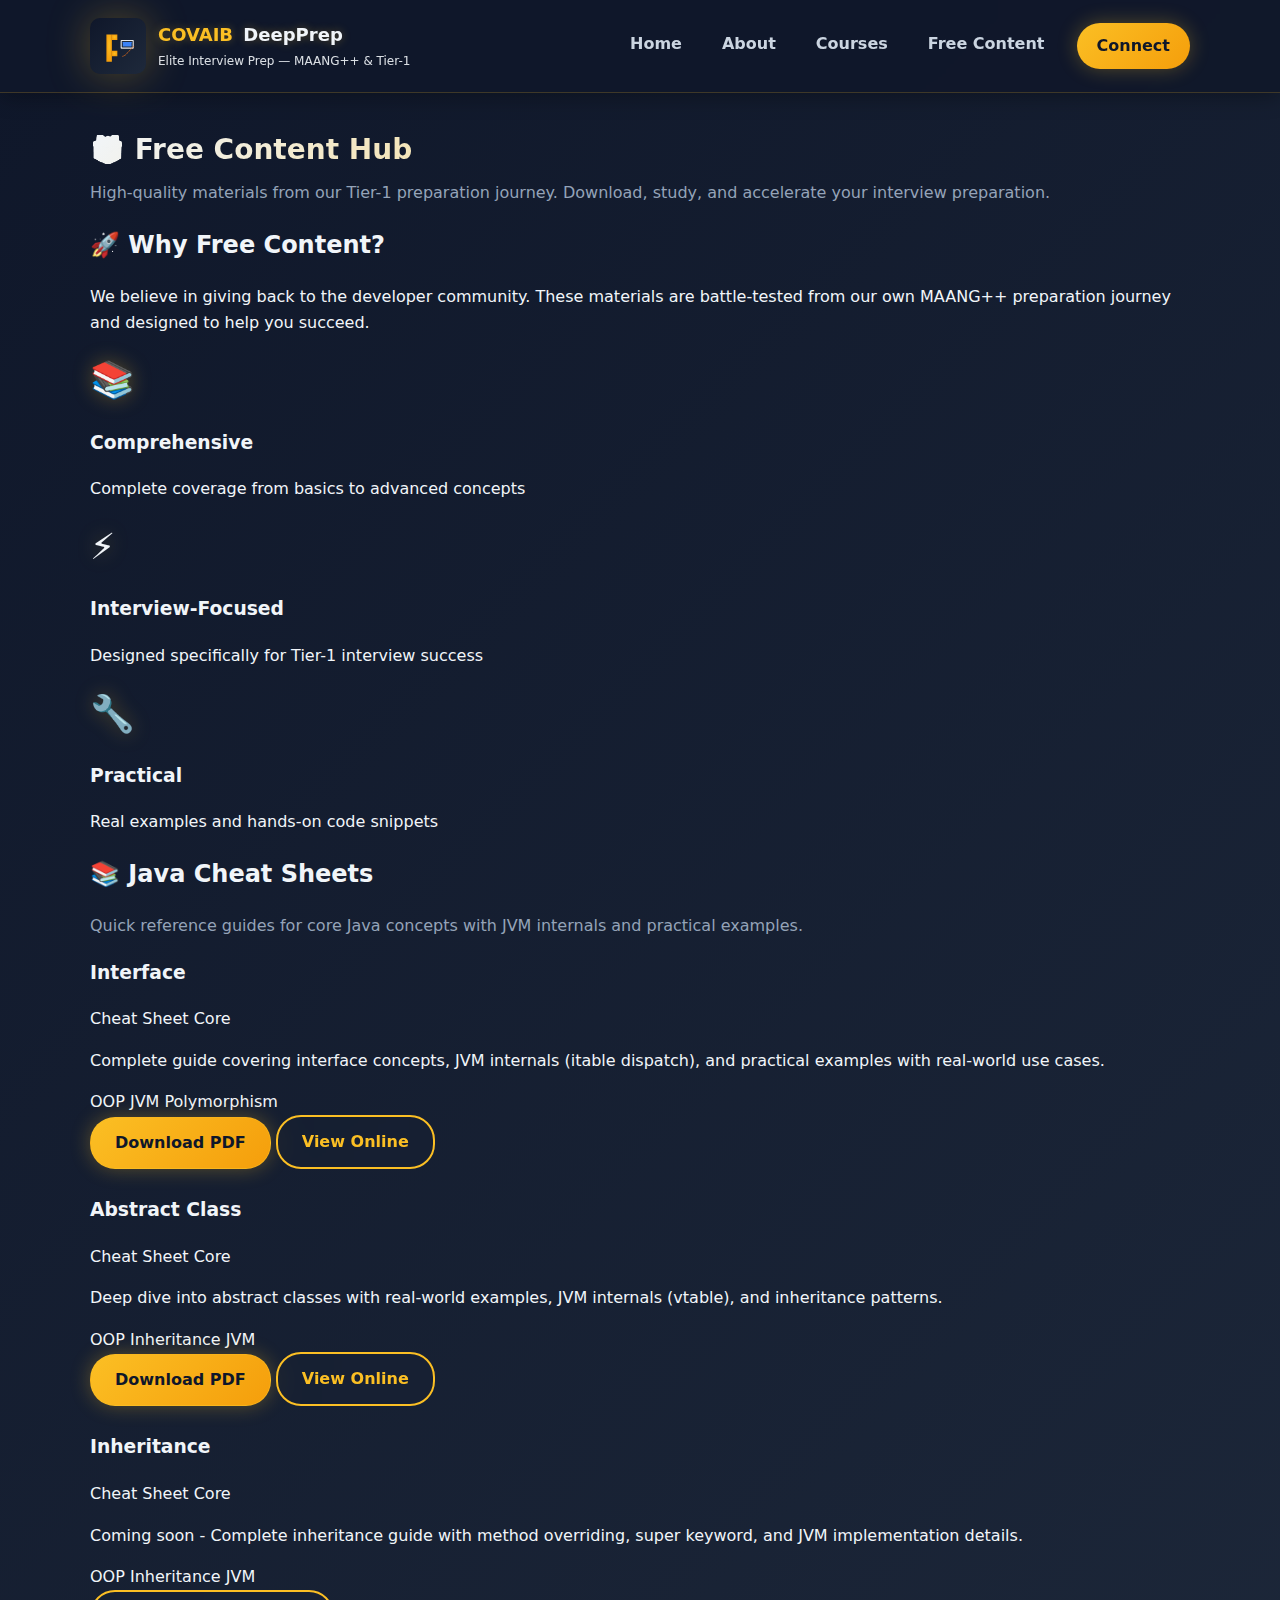
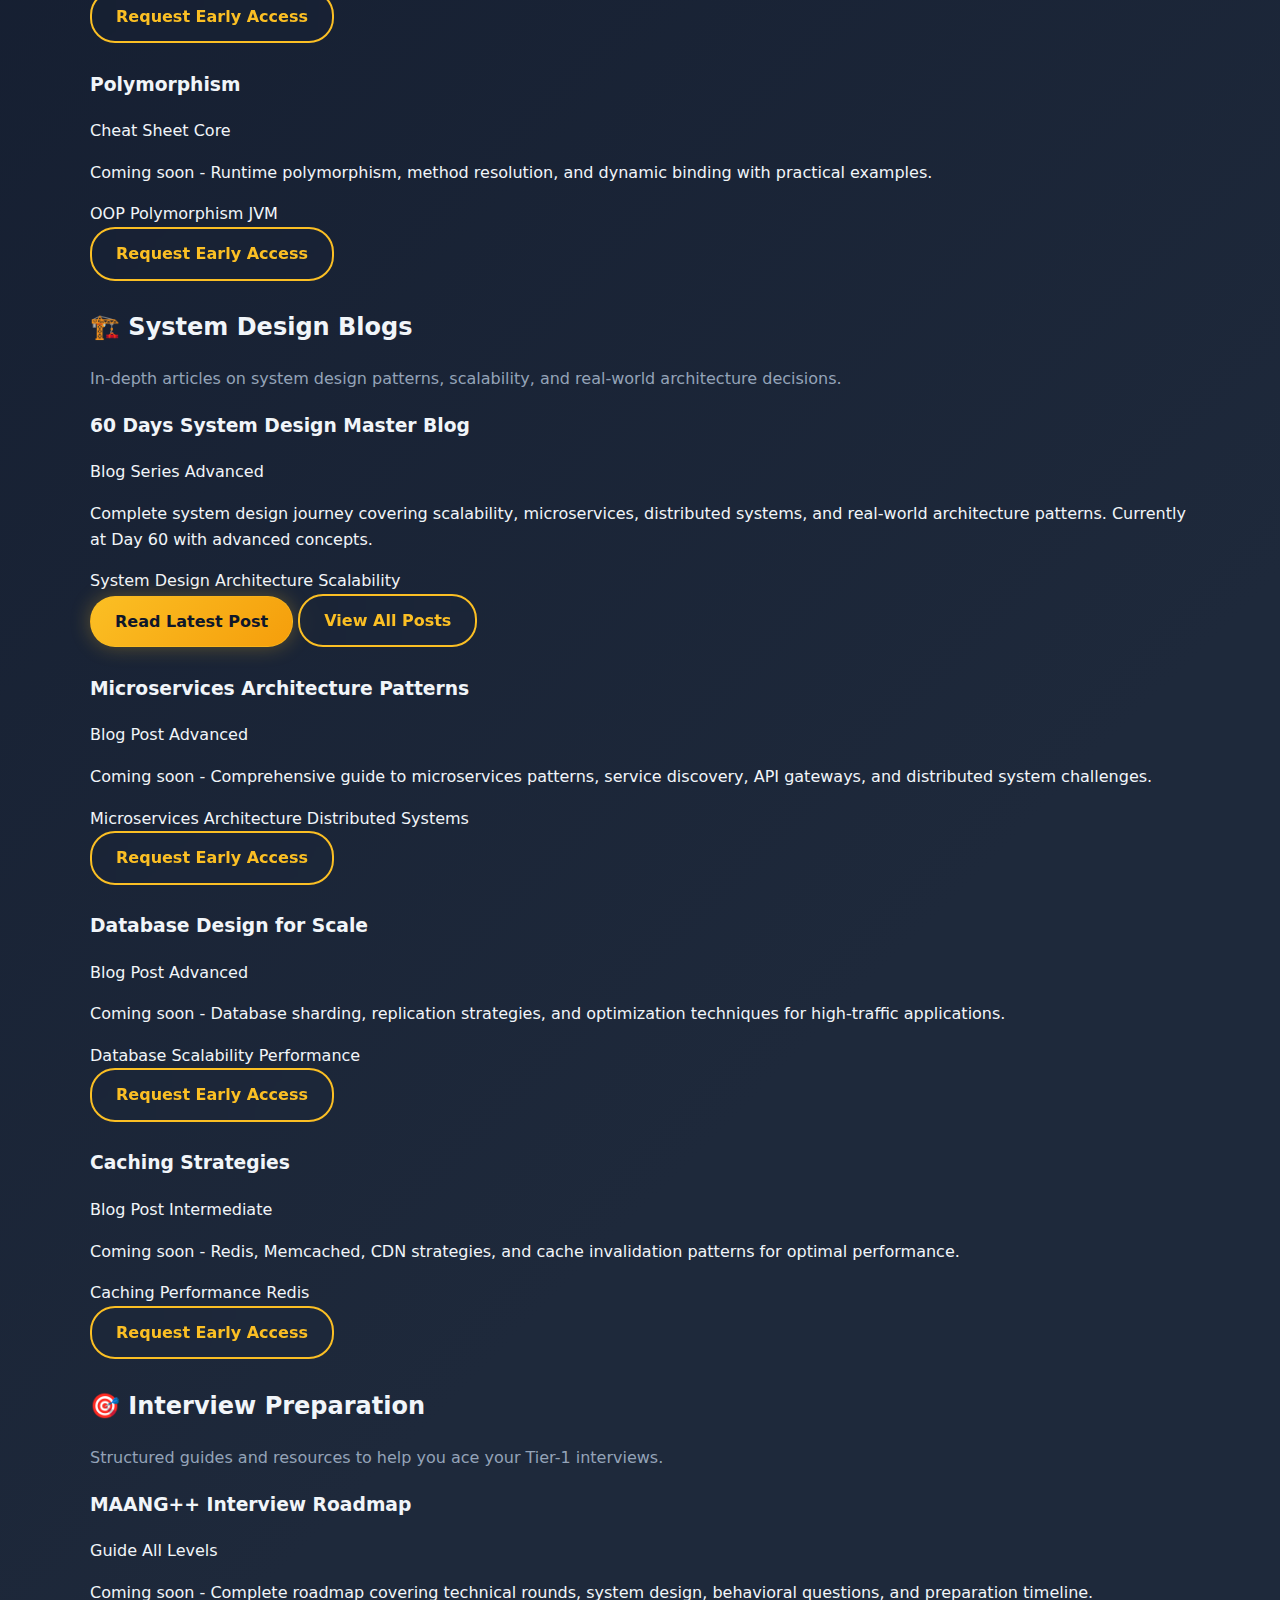
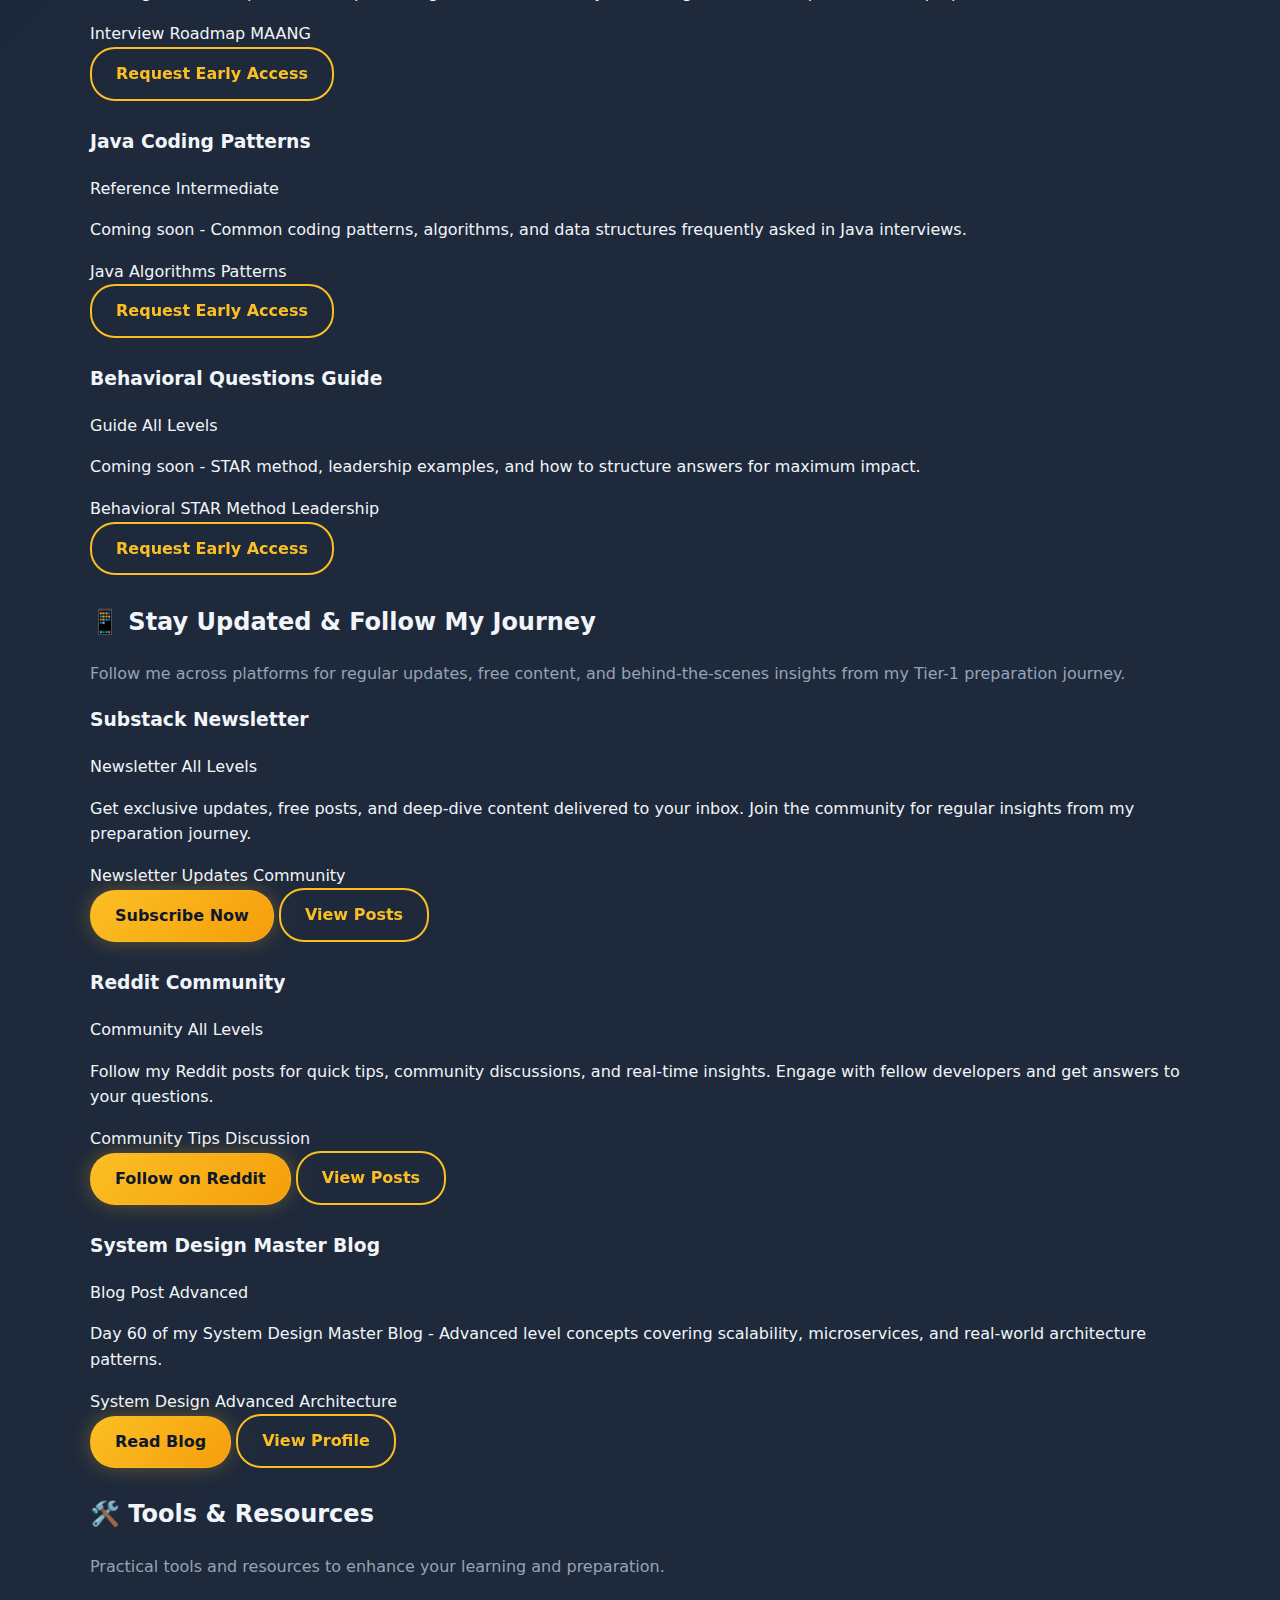
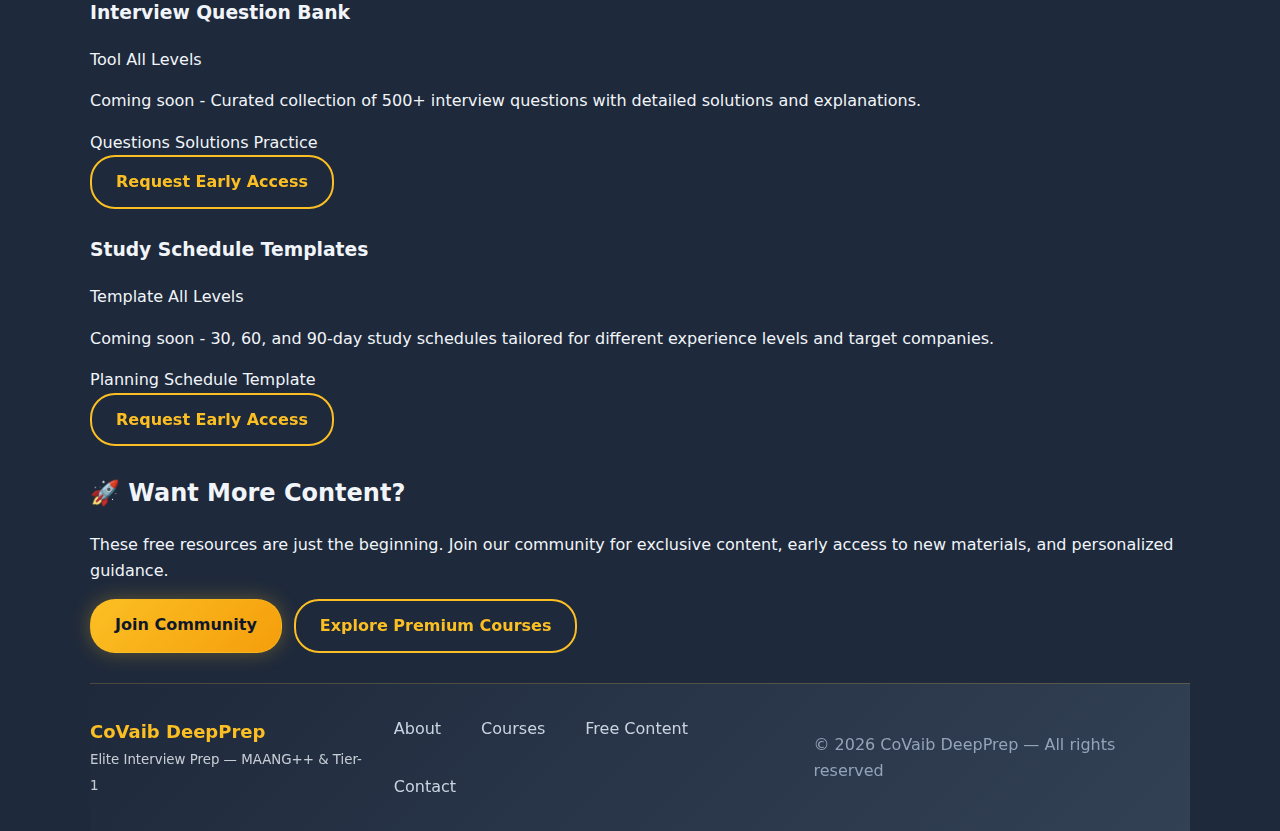
<file: free-content.html>
<!doctype html>
<html lang="en">
<head>
  <meta charset="utf-8" />
  <meta name="viewport" content="width=device-width,initial-scale=1" />
  <title>Free Content — CoVaib DeepPrep</title>
  <meta name="description" content="Free Java cheat sheets, system design blogs, and interview preparation materials. High-quality content from Tier-1 preparation journey." />
  <link rel="stylesheet" href="assets/style.css" />
  <link rel="icon" href="assets/logo-512.svg" />
</head>
<body>
  <header class="site-header">
    <div class="wrap header-inner">
      <a class="brand" href="index.html">
        <img src="assets/logo-512.svg" alt="CoVaib DeepPrep logo" class="logo" />
        <div class="brand-text">
          <strong class="brand-name">COVAIB <span class="brand-sub">DeepPrep</span></strong>
          <small>Elite Interview Prep — MAANG++ & Tier-1</small>
        </div>
      </a>

      <nav class="nav">
        <a href="index.html">Home</a>
        <a href="about.html">About</a>
        <a href="courses.html">Courses</a>
        <a href="free-content.html" aria-current="page">Free Content</a>
        <a href="contact.html" class="cta">Connect</a>
      </nav>
    </div>
  </header>

  <main class="wrap section">
    <h1>🎁 Free Content Hub</h1>
    <p class="muted">High-quality materials from our Tier-1 preparation journey. Download, study, and accelerate your interview preparation.</p>

    <div class="content-intro">
      <h2>🚀 Why Free Content?</h2>
      <p>We believe in giving back to the developer community. These materials are battle-tested from our own MAANG++ preparation journey and designed to help you succeed.</p>
      <div class="intro-features">
        <div class="intro-feature">
          <span class="feature-icon">📚</span>
          <h3>Comprehensive</h3>
          <p>Complete coverage from basics to advanced concepts</p>
        </div>
        <div class="intro-feature">
          <span class="feature-icon">⚡</span>
          <h3>Interview-Focused</h3>
          <p>Designed specifically for Tier-1 interview success</p>
        </div>
        <div class="intro-feature">
          <span class="feature-icon">🔧</span>
          <h3>Practical</h3>
          <p>Real examples and hands-on code snippets</p>
        </div>
      </div>
    </div>

    <!-- CHEAT SHEETS SECTION -->
    <section class="content-section">
      <div class="section-header">
        <h2>📚 Java Cheat Sheets</h2>
        <p class="muted">Quick reference guides for core Java concepts with JVM internals and practical examples.</p>
      </div>
      
      <div class="content-grid">
        <div class="content-card">
          <div class="content-header">
            <h3>Interface</h3>
            <span class="content-type">Cheat Sheet</span>
            <span class="difficulty-badge">Core</span>
          </div>
          <div class="content-preview">
            <p>Complete guide covering interface concepts, JVM internals (itable dispatch), and practical examples with real-world use cases.</p>
            <div class="content-tags">
              <span class="tag">OOP</span>
              <span class="tag">JVM</span>
              <span class="tag">Polymorphism</span>
            </div>
          </div>
          <div class="content-actions">
            <a href="#" class="btn primary">Download PDF</a>
            <a href="#" class="btn ghost">View Online</a>
          </div>
        </div>

        <div class="content-card">
          <div class="content-header">
            <h3>Abstract Class</h3>
            <span class="content-type">Cheat Sheet</span>
            <span class="difficulty-badge">Core</span>
          </div>
          <div class="content-preview">
            <p>Deep dive into abstract classes with real-world examples, JVM internals (vtable), and inheritance patterns.</p>
            <div class="content-tags">
              <span class="tag">OOP</span>
              <span class="tag">Inheritance</span>
              <span class="tag">JVM</span>
            </div>
          </div>
          <div class="content-actions">
            <a href="#" class="btn primary">Download PDF</a>
            <a href="#" class="btn ghost">View Online</a>
          </div>
        </div>

        <div class="content-card">
          <div class="content-header">
            <h3>Inheritance</h3>
            <span class="content-type">Cheat Sheet</span>
            <span class="difficulty-badge">Core</span>
          </div>
          <div class="content-preview">
            <p>Coming soon - Complete inheritance guide with method overriding, super keyword, and JVM implementation details.</p>
            <div class="content-tags">
              <span class="tag">OOP</span>
              <span class="tag">Inheritance</span>
              <span class="tag">JVM</span>
            </div>
          </div>
          <div class="content-actions">
            <a href="contact.html" class="btn ghost">Request Early Access</a>
          </div>
        </div>

        <div class="content-card">
          <div class="content-header">
            <h3>Polymorphism</h3>
            <span class="content-type">Cheat Sheet</span>
            <span class="difficulty-badge">Core</span>
          </div>
          <div class="content-preview">
            <p>Coming soon - Runtime polymorphism, method resolution, and dynamic binding with practical examples.</p>
            <div class="content-tags">
              <span class="tag">OOP</span>
              <span class="tag">Polymorphism</span>
              <span class="tag">JVM</span>
            </div>
          </div>
          <div class="content-actions">
            <a href="contact.html" class="btn ghost">Request Early Access</a>
          </div>
        </div>
      </div>
    </section>

    <!-- SYSTEM DESIGN BLOGS SECTION -->
    <section class="content-section">
      <div class="section-header">
        <h2>🏗️ System Design Blogs</h2>
        <p class="muted">In-depth articles on system design patterns, scalability, and real-world architecture decisions.</p>
      </div>
      
      <div class="content-grid">
        <div class="content-card">
          <div class="content-header">
            <h3>60 Days System Design Master Blog</h3>
            <span class="content-type">Blog Series</span>
            <span class="difficulty-badge">Advanced</span>
          </div>
          <div class="content-preview">
            <p>Complete system design journey covering scalability, microservices, distributed systems, and real-world architecture patterns. Currently at Day 60 with advanced concepts.</p>
            <div class="content-tags">
              <span class="tag">System Design</span>
              <span class="tag">Architecture</span>
              <span class="tag">Scalability</span>
            </div>
          </div>
          <div class="content-actions">
            <a href="https://medium.com/@shivanimutke2501/day-60-system-design-concepts-60-days-system-design-master-blog-c3051955188d" target="_blank" class="btn primary">Read Latest Post</a>
            <a href="https://medium.com/@shivanimutke2501" target="_blank" class="btn ghost">View All Posts</a>
          </div>
        </div>

        <div class="content-card">
          <div class="content-header">
            <h3>Microservices Architecture Patterns</h3>
            <span class="content-type">Blog Post</span>
            <span class="difficulty-badge">Advanced</span>
          </div>
          <div class="content-preview">
            <p>Coming soon - Comprehensive guide to microservices patterns, service discovery, API gateways, and distributed system challenges.</p>
            <div class="content-tags">
              <span class="tag">Microservices</span>
              <span class="tag">Architecture</span>
              <span class="tag">Distributed Systems</span>
            </div>
          </div>
          <div class="content-actions">
            <a href="contact.html" class="btn ghost">Request Early Access</a>
          </div>
        </div>

        <div class="content-card">
          <div class="content-header">
            <h3>Database Design for Scale</h3>
            <span class="content-type">Blog Post</span>
            <span class="difficulty-badge">Advanced</span>
          </div>
          <div class="content-preview">
            <p>Coming soon - Database sharding, replication strategies, and optimization techniques for high-traffic applications.</p>
            <div class="content-tags">
              <span class="tag">Database</span>
              <span class="tag">Scalability</span>
              <span class="tag">Performance</span>
            </div>
          </div>
          <div class="content-actions">
            <a href="contact.html" class="btn ghost">Request Early Access</a>
          </div>
        </div>

        <div class="content-card">
          <div class="content-header">
            <h3>Caching Strategies</h3>
            <span class="content-type">Blog Post</span>
            <span class="difficulty-badge">Intermediate</span>
          </div>
          <div class="content-preview">
            <p>Coming soon - Redis, Memcached, CDN strategies, and cache invalidation patterns for optimal performance.</p>
            <div class="content-tags">
              <span class="tag">Caching</span>
              <span class="tag">Performance</span>
              <span class="tag">Redis</span>
            </div>
          </div>
          <div class="content-actions">
            <a href="contact.html" class="btn ghost">Request Early Access</a>
          </div>
        </div>
      </div>
    </section>

    <!-- INTERVIEW PREP SECTION -->
    <section class="content-section">
      <div class="section-header">
        <h2>🎯 Interview Preparation</h2>
        <p class="muted">Structured guides and resources to help you ace your Tier-1 interviews.</p>
      </div>
      
      <div class="content-grid">
        <div class="content-card">
          <div class="content-header">
            <h3>MAANG++ Interview Roadmap</h3>
            <span class="content-type">Guide</span>
            <span class="difficulty-badge">All Levels</span>
          </div>
          <div class="content-preview">
            <p>Coming soon - Complete roadmap covering technical rounds, system design, behavioral questions, and preparation timeline.</p>
            <div class="content-tags">
              <span class="tag">Interview</span>
              <span class="tag">Roadmap</span>
              <span class="tag">MAANG</span>
            </div>
          </div>
          <div class="content-actions">
            <a href="contact.html" class="btn ghost">Request Early Access</a>
          </div>
        </div>

        <div class="content-card">
          <div class="content-header">
            <h3>Java Coding Patterns</h3>
            <span class="content-type">Reference</span>
            <span class="difficulty-badge">Intermediate</span>
          </div>
          <div class="content-preview">
            <p>Coming soon - Common coding patterns, algorithms, and data structures frequently asked in Java interviews.</p>
            <div class="content-tags">
              <span class="tag">Java</span>
              <span class="tag">Algorithms</span>
              <span class="tag">Patterns</span>
            </div>
          </div>
          <div class="content-actions">
            <a href="contact.html" class="btn ghost">Request Early Access</a>
          </div>
        </div>

        <div class="content-card">
          <div class="content-header">
            <h3>Behavioral Questions Guide</h3>
            <span class="content-type">Guide</span>
            <span class="difficulty-badge">All Levels</span>
          </div>
          <div class="content-preview">
            <p>Coming soon - STAR method, leadership examples, and how to structure answers for maximum impact.</p>
            <div class="content-tags">
              <span class="tag">Behavioral</span>
              <span class="tag">STAR Method</span>
              <span class="tag">Leadership</span>
            </div>
          </div>
          <div class="content-actions">
            <a href="contact.html" class="btn ghost">Request Early Access</a>
          </div>
        </div>
      </div>
    </section>

    <!-- SOCIAL PROFILES & BLOGS SECTION -->
    <section class="content-section">
      <div class="section-header">
        <h2>📱 Stay Updated & Follow My Journey</h2>
        <p class="muted">Follow me across platforms for regular updates, free content, and behind-the-scenes insights from my Tier-1 preparation journey.</p>
      </div>
      
      <div class="content-grid">
        <div class="content-card">
          <div class="content-header">
            <h3>Substack Newsletter</h3>
            <span class="content-type">Newsletter</span>
            <span class="difficulty-badge">All Levels</span>
          </div>
          <div class="content-preview">
            <p>Get exclusive updates, free posts, and deep-dive content delivered to your inbox. Join the community for regular insights from my preparation journey.</p>
            <div class="content-tags">
              <span class="tag">Newsletter</span>
              <span class="tag">Updates</span>
              <span class="tag">Community</span>
            </div>
          </div>
          <div class="content-actions">
            <a href="https://shivanimutke.substack.com/publish/posts/published" target="_blank" class="btn primary">Subscribe Now</a>
            <a href="https://shivanimutke.substack.com/publish/posts/published" target="_blank" class="btn ghost">View Posts</a>
          </div>
        </div>

        <div class="content-card">
          <div class="content-header">
            <h3>Reddit Community</h3>
            <span class="content-type">Community</span>
            <span class="difficulty-badge">All Levels</span>
          </div>
          <div class="content-preview">
            <p>Follow my Reddit posts for quick tips, community discussions, and real-time insights. Engage with fellow developers and get answers to your questions.</p>
            <div class="content-tags">
              <span class="tag">Community</span>
              <span class="tag">Tips</span>
              <span class="tag">Discussion</span>
            </div>
          </div>
          <div class="content-actions">
            <a href="https://www.reddit.com/user/Deep_Onion841/" target="_blank" class="btn primary">Follow on Reddit</a>
            <a href="https://www.reddit.com/user/Deep_Onion841/" target="_blank" class="btn ghost">View Posts</a>
          </div>
        </div>

        <div class="content-card">
          <div class="content-header">
            <h3>System Design Master Blog</h3>
            <span class="content-type">Blog Post</span>
            <span class="difficulty-badge">Advanced</span>
          </div>
          <div class="content-preview">
            <p>Day 60 of my System Design Master Blog - Advanced level concepts covering scalability, microservices, and real-world architecture patterns.</p>
            <div class="content-tags">
              <span class="tag">System Design</span>
              <span class="tag">Advanced</span>
              <span class="tag">Architecture</span>
            </div>
          </div>
          <div class="content-actions">
            <a href="https://medium.com/@shivanimutke2501/day-60-system-design-concepts-60-days-system-design-master-blog-c3051955188d" target="_blank" class="btn primary">Read Blog</a>
            <a href="https://medium.com/@shivanimutke2501" target="_blank" class="btn ghost">View Profile</a>
          </div>
        </div>
      </div>
    </section>

    <!-- TOOLS & RESOURCES SECTION -->
    <section class="content-section">
      <div class="section-header">
        <h2>🛠️ Tools & Resources</h2>
        <p class="muted">Practical tools and resources to enhance your learning and preparation.</p>
      </div>
      
      <div class="content-grid">
        <div class="content-card">
          <div class="content-header">
            <h3>Interview Question Bank</h3>
            <span class="content-type">Tool</span>
            <span class="difficulty-badge">All Levels</span>
          </div>
          <div class="content-preview">
            <p>Coming soon - Curated collection of 500+ interview questions with detailed solutions and explanations.</p>
            <div class="content-tags">
              <span class="tag">Questions</span>
              <span class="tag">Solutions</span>
              <span class="tag">Practice</span>
            </div>
          </div>
          <div class="content-actions">
            <a href="contact.html" class="btn ghost">Request Early Access</a>
          </div>
        </div>

        <div class="content-card">
          <div class="content-header">
            <h3>Study Schedule Templates</h3>
            <span class="content-type">Template</span>
            <span class="difficulty-badge">All Levels</span>
          </div>
          <div class="content-preview">
            <p>Coming soon - 30, 60, and 90-day study schedules tailored for different experience levels and target companies.</p>
            <div class="content-tags">
              <span class="tag">Planning</span>
              <span class="tag">Schedule</span>
              <span class="tag">Template</span>
            </div>
          </div>
          <div class="content-actions">
            <a href="contact.html" class="btn ghost">Request Early Access</a>
          </div>
        </div>
      </div>
    </section>

    <!-- CTA SECTION -->
    <div class="content-cta">
      <h2>🚀 Want More Content?</h2>
      <p>These free resources are just the beginning. Join our community for exclusive content, early access to new materials, and personalized guidance.</p>
      <div class="actions">
        <a class="btn primary" href="contact.html">Join Community</a>
        <a class="btn ghost" href="courses.html">Explore Premium Courses</a>
      </div>
    </div>
  </main>

  <footer class="site-footer">
    <div class="wrap footer-inner">
      <div>
        <strong>CoVaib DeepPrep</strong><br />
        <small class="muted">Elite Interview Prep — MAANG++ & Tier-1</small>
      </div>
      <div class="footer-actions">
        <a href="about.html">About</a>
        <a href="courses.html">Courses</a>
        <a href="free-content.html">Free Content</a>
        <a href="contact.html">Contact</a>
      </div>
      <div class="muted">© <span id="year"></span> CoVaib DeepPrep — All rights reserved</div>
    </div>
  </footer>

  <script>
    document.getElementById('year').textContent = new Date().getFullYear();
  </script>
</body>
</html>
</file>
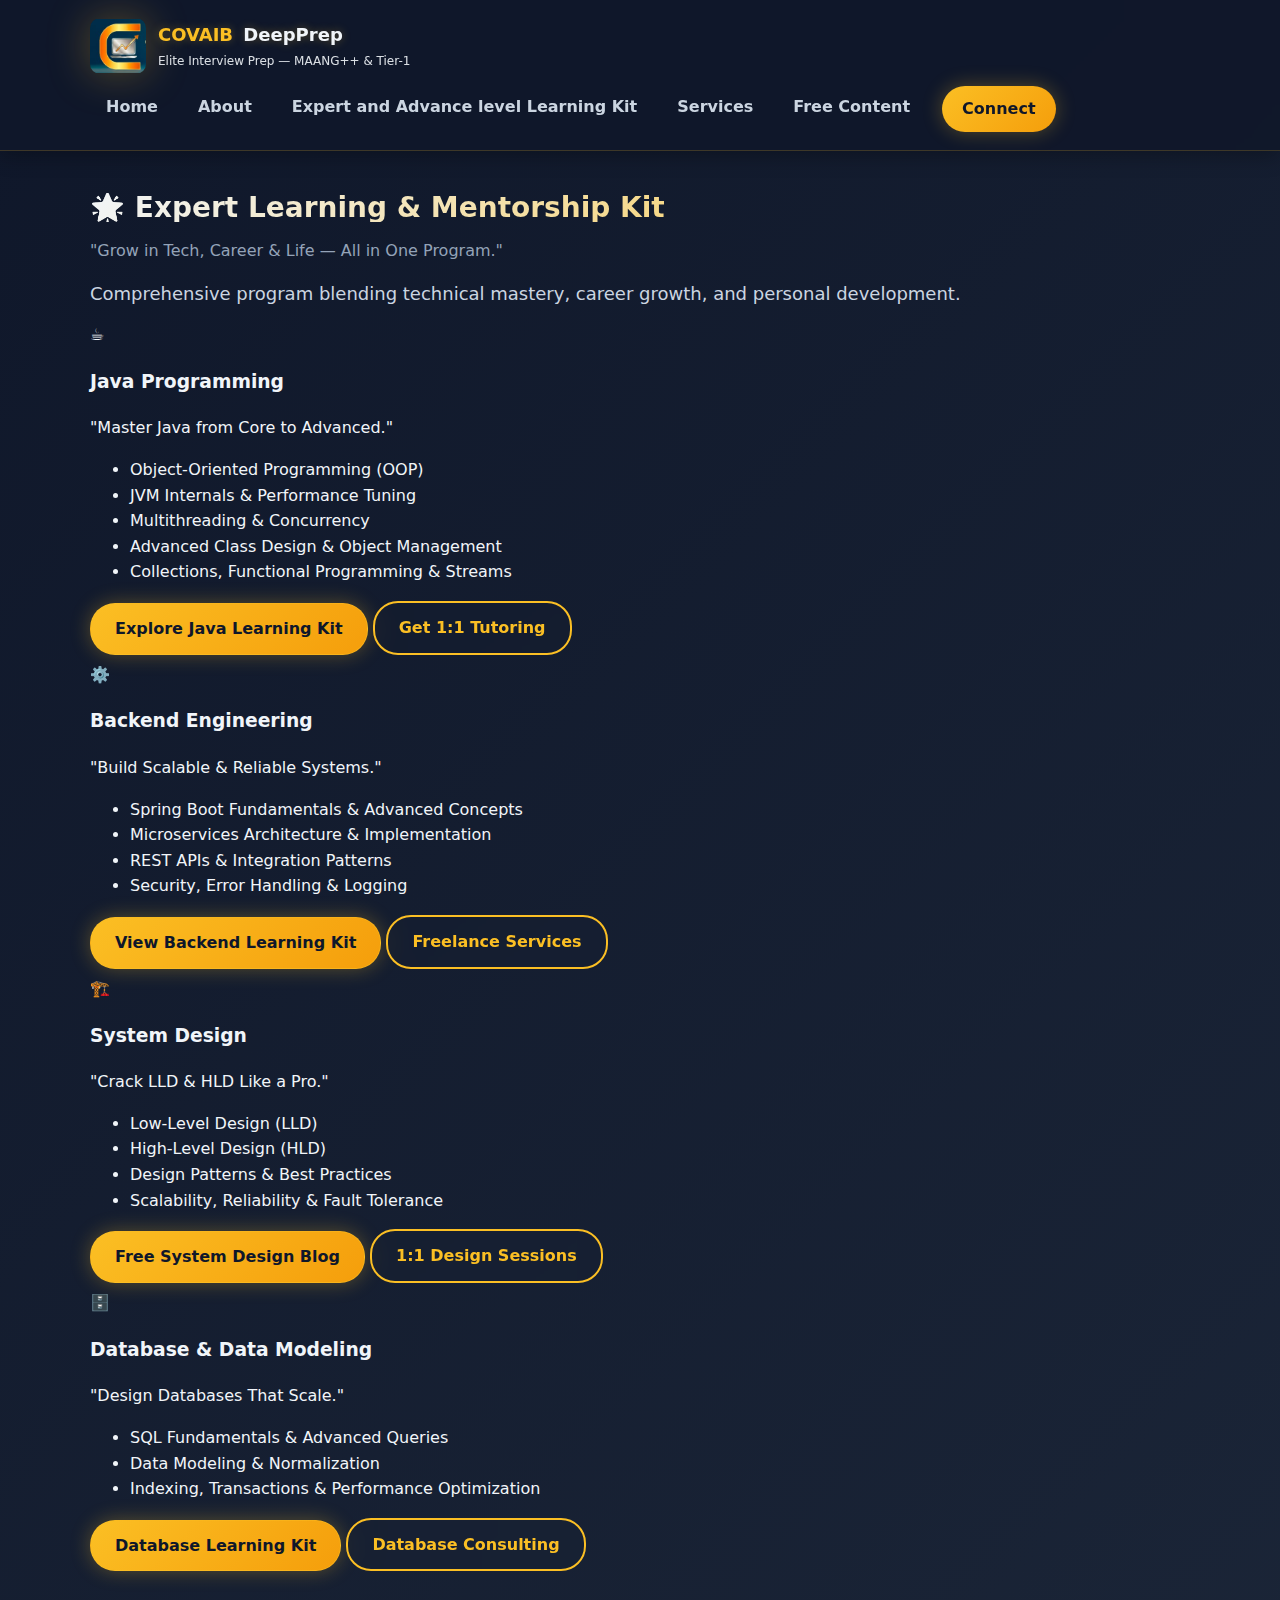
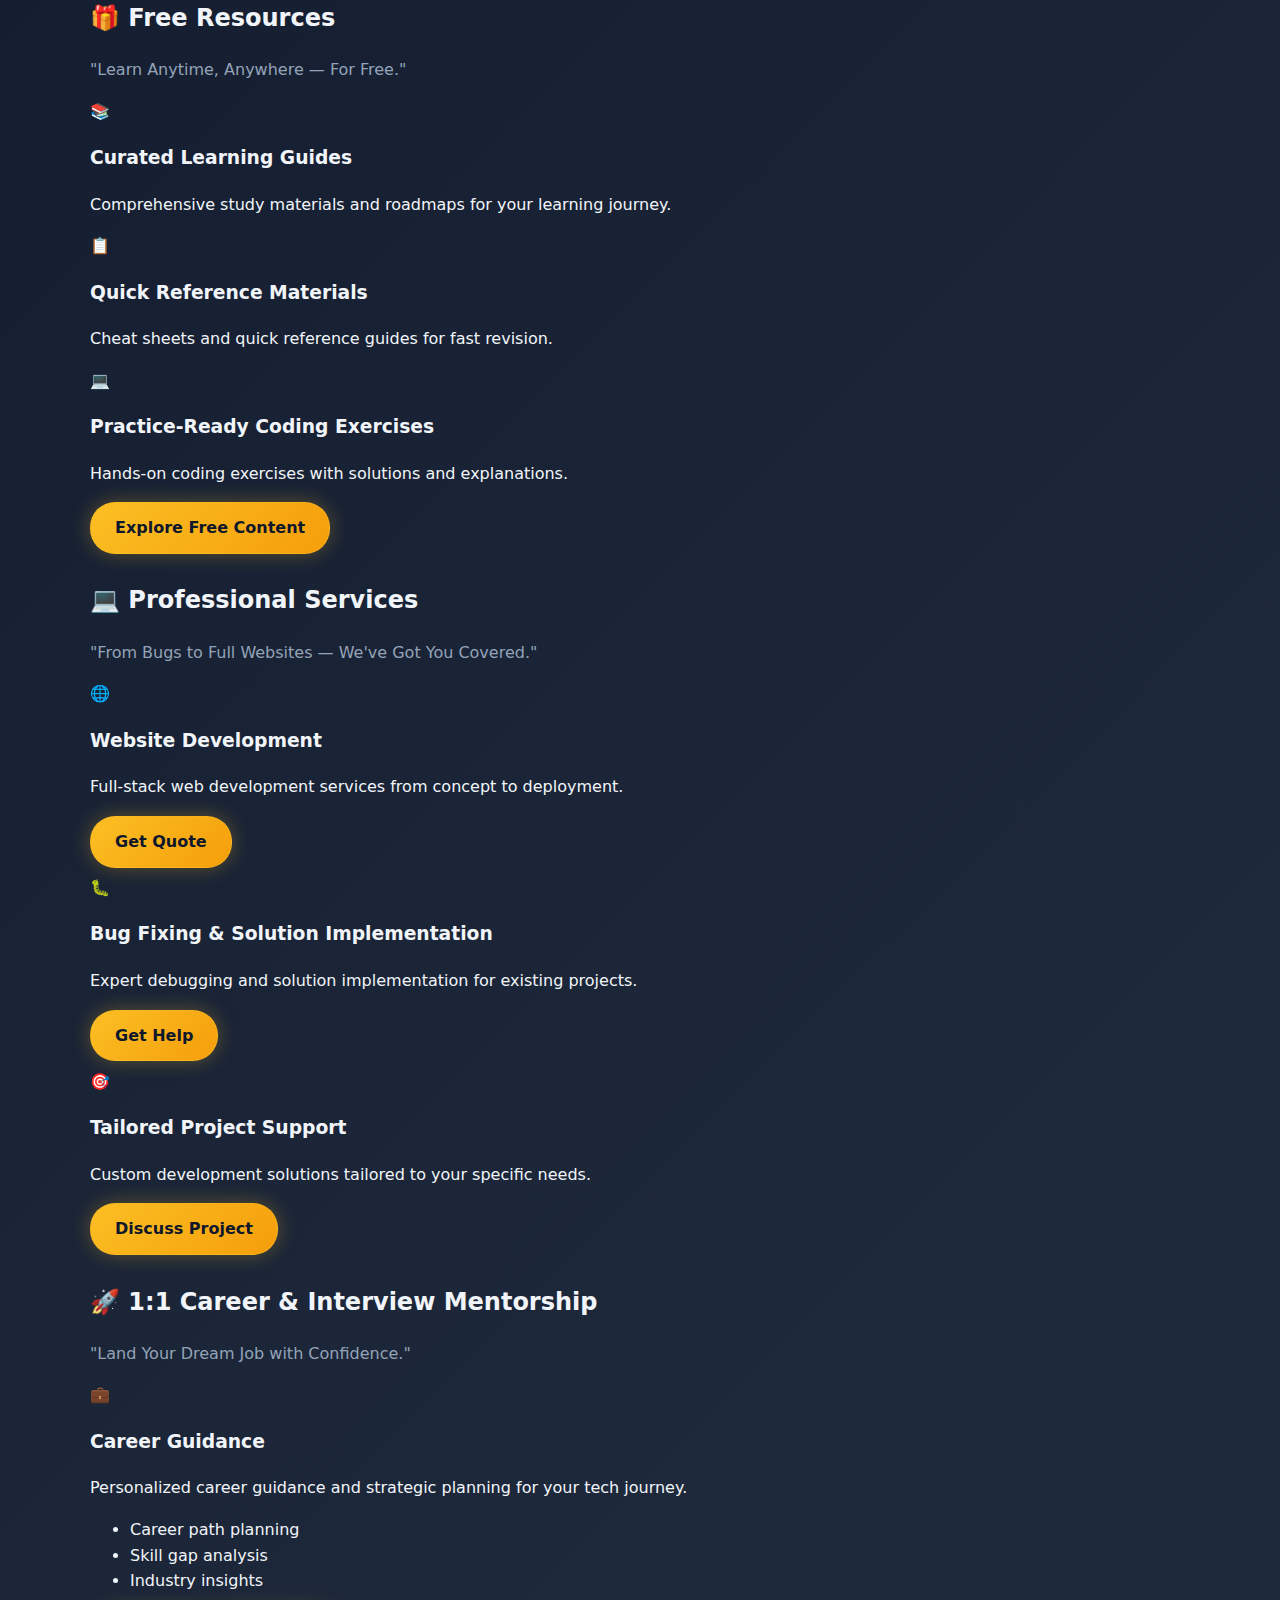
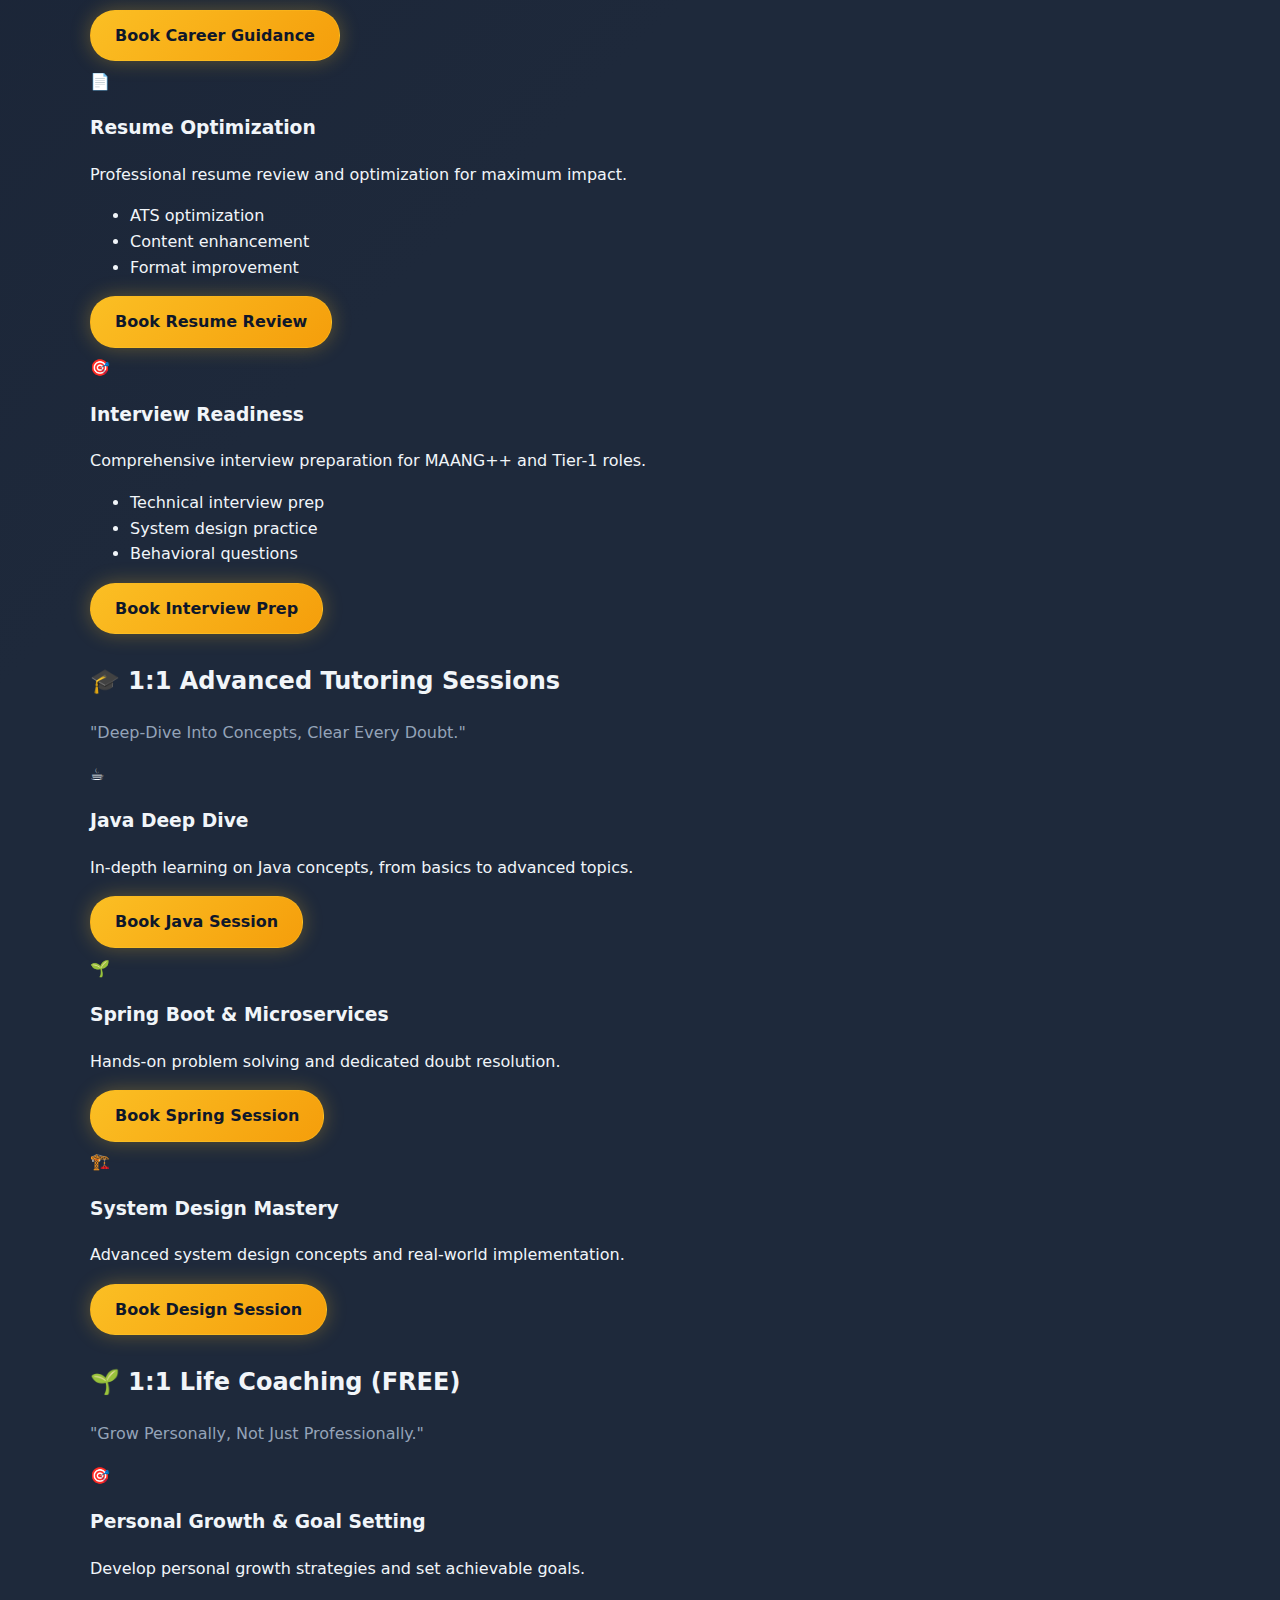
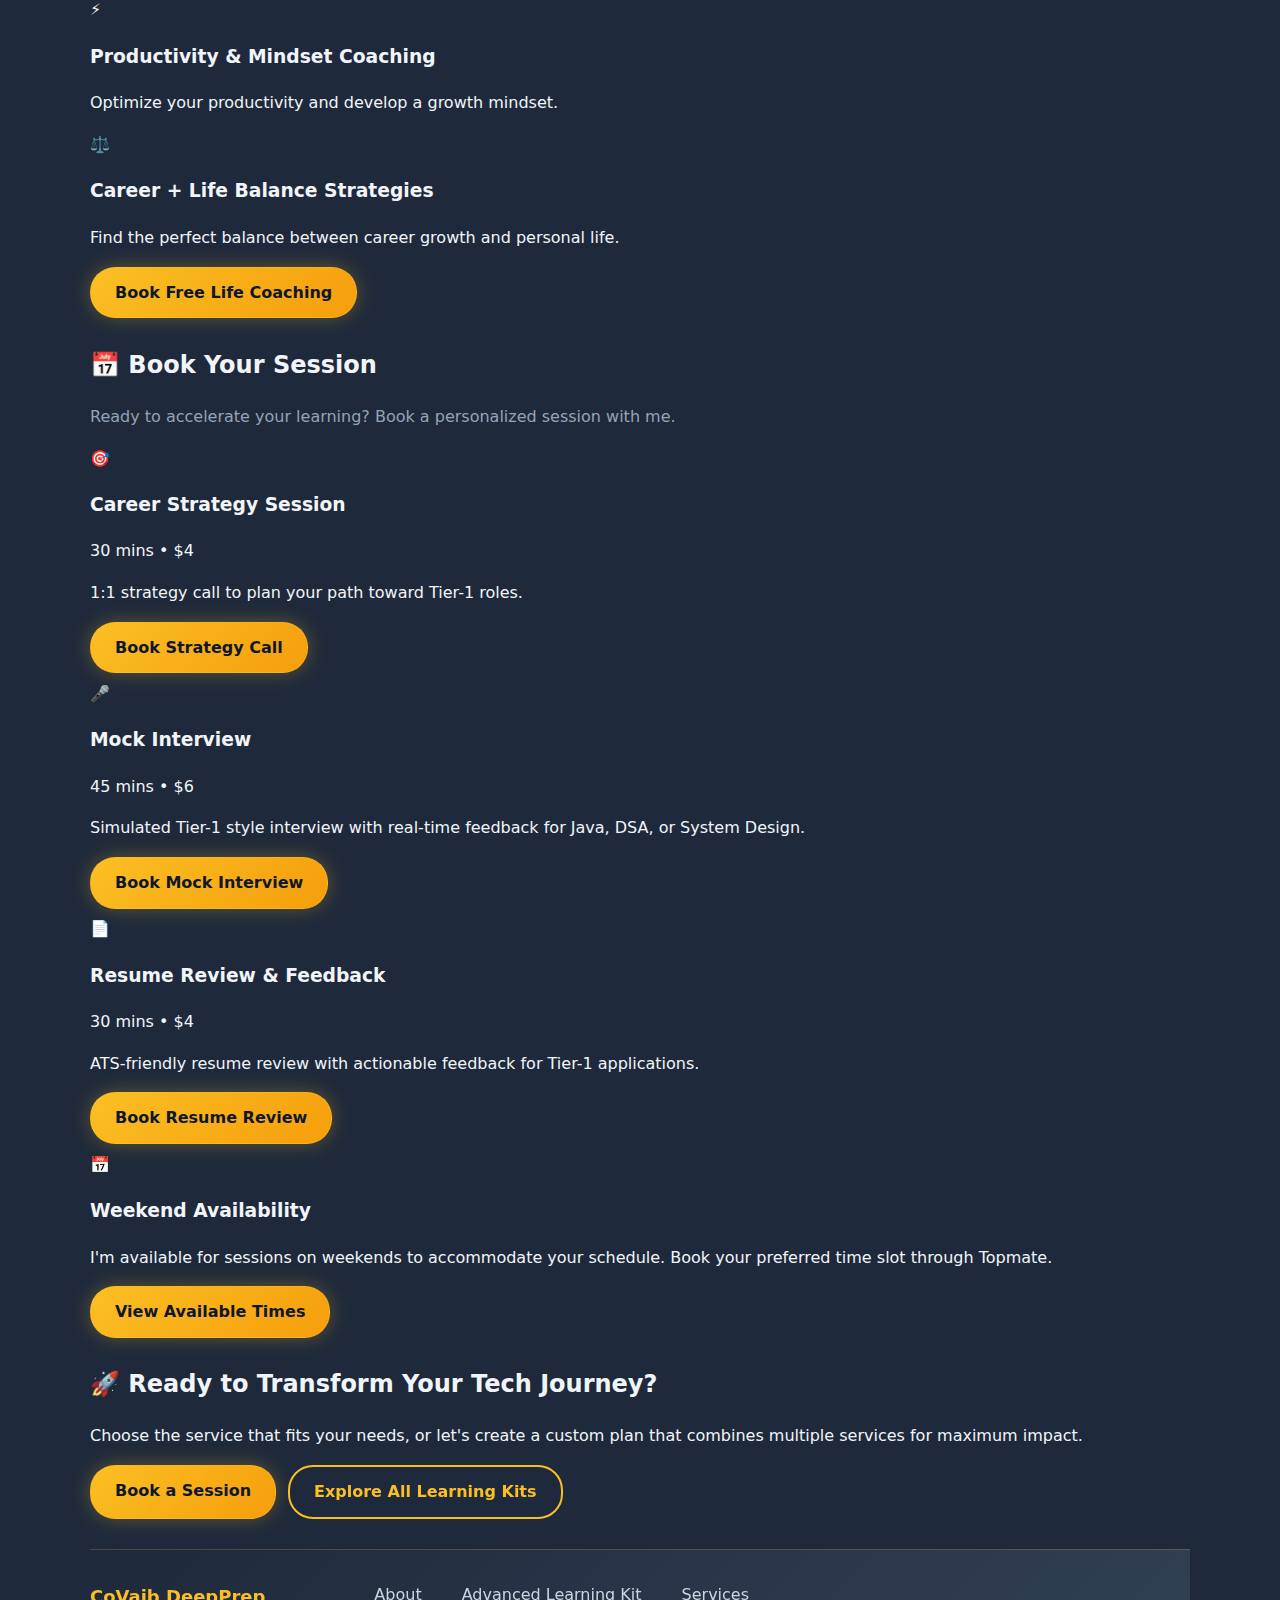
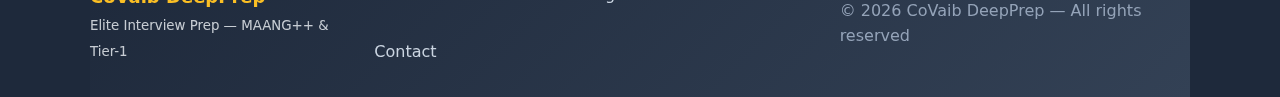
<file: services.html>
<!doctype html>
<html lang="en">
<head>
  <meta charset="utf-8" />
  <meta name="viewport" content="width=device-width,initial-scale=1" />
  <title>Services — CoVaib DeepPrep</title>
  <meta name="description" content="Comprehensive services from CoVaib DeepPrep: Expert Learning & Mentorship Kit, Java Programming, Backend Engineering, System Design, Database Design, and 1:1 Mentorship." />
  <link rel="stylesheet" href="assets/style.css" />
  <link rel="icon" href="assets/Logo.jpg" />
</head>
<body>
  <header class="site-header">
    <div class="wrap header-inner">
      <a class="brand" href="index.html">
        <img src="assets/Logo.jpg" alt="CoVaib DeepPrep logo" class="logo" />
        <div class="brand-text">
          <strong class="brand-name">COVAIB <span class="brand-sub">DeepPrep</span></strong>
          <small>Elite Interview Prep — MAANG++ & Tier-1</small>
        </div>
      </a>

      <nav class="nav">
        <a href="index.html">Home</a>
        <a href="about.html">About</a>
        <a href="courses.html">Expert and Advance level Learning Kit</a>
        <a href="services.html" aria-current="page">Services</a>
        <a href="free-content.html">Free Content</a>
        <a href="contact.html" class="cta">Connect</a>
      </nav>
    </div>
  </header>

  <main class="wrap section">
    <h1>🌟 Expert Learning & Mentorship Kit</h1>
    <p class="muted">"Grow in Tech, Career & Life — All in One Program."</p>
    <p class="lead">Comprehensive program blending technical mastery, career growth, and personal development.</p>

    <!-- MAIN SERVICES GRID -->
    <div class="services-grid">
      <!-- Java Programming -->
      <div class="service-card featured">
        <div class="service-icon">☕</div>
        <h3>Java Programming</h3>
        <p class="service-subtitle">"Master Java from Core to Advanced."</p>
        <ul class="service-features">
          <li>Object-Oriented Programming (OOP)</li>
          <li>JVM Internals & Performance Tuning</li>
          <li>Multithreading & Concurrency</li>
          <li>Advanced Class Design & Object Management</li>
          <li>Collections, Functional Programming & Streams</li>
        </ul>
        <div class="service-actions">
          <a href="courses.html" class="btn primary">Explore Java Learning Kit</a>
          <a href="contact.html" class="btn ghost">Get 1:1 Tutoring</a>
        </div>
      </div>

      <!-- Backend Engineering -->
      <div class="service-card featured">
        <div class="service-icon">⚙️</div>
        <h3>Backend Engineering</h3>
        <p class="service-subtitle">"Build Scalable & Reliable Systems."</p>
        <ul class="service-features">
          <li>Spring Boot Fundamentals & Advanced Concepts</li>
          <li>Microservices Architecture & Implementation</li>
          <li>REST APIs & Integration Patterns</li>
          <li>Security, Error Handling & Logging</li>
        </ul>
        <div class="service-actions">
          <a href="courses.html" class="btn primary">View Backend Learning Kit</a>
          <a href="contact.html" class="btn ghost">Freelance Services</a>
        </div>
      </div>

      <!-- System Design -->
      <div class="service-card featured">
        <div class="service-icon">🏗️</div>
        <h3>System Design</h3>
        <p class="service-subtitle">"Crack LLD & HLD Like a Pro."</p>
        <ul class="service-features">
          <li>Low-Level Design (LLD)</li>
          <li>High-Level Design (HLD)</li>
          <li>Design Patterns & Best Practices</li>
          <li>Scalability, Reliability & Fault Tolerance</li>
        </ul>
        <div class="service-actions">
          <a href="free-content.html" class="btn primary">Free System Design Blog</a>
          <a href="contact.html" class="btn ghost">1:1 Design Sessions</a>
        </div>
      </div>

      <!-- Database & Data Modeling -->
      <div class="service-card featured">
        <div class="service-icon">🗄️</div>
        <h3>Database & Data Modeling</h3>
        <p class="service-subtitle">"Design Databases That Scale."</p>
        <ul class="service-features">
          <li>SQL Fundamentals & Advanced Queries</li>
          <li>Data Modeling & Normalization</li>
          <li>Indexing, Transactions & Performance Optimization</li>
        </ul>
        <div class="service-actions">
          <a href="courses.html" class="btn primary">Database Learning Kit</a>
          <a href="contact.html" class="btn ghost">Database Consulting</a>
        </div>
      </div>
    </div>

    <!-- FREE RESOURCES SECTION -->
    <section class="free-resources-section">
      <div class="section-header">
        <h2>🎁 Free Resources</h2>
        <p class="muted">"Learn Anytime, Anywhere — For Free."</p>
      </div>
      
      <div class="free-resources-grid">
        <div class="resource-card">
          <div class="resource-icon">📚</div>
          <h3>Curated Learning Guides</h3>
          <p>Comprehensive study materials and roadmaps for your learning journey.</p>
        </div>
        <div class="resource-card">
          <div class="resource-icon">📋</div>
          <h3>Quick Reference Materials</h3>
          <p>Cheat sheets and quick reference guides for fast revision.</p>
        </div>
        <div class="resource-card">
          <div class="resource-icon">💻</div>
          <h3>Practice-Ready Coding Exercises</h3>
          <p>Hands-on coding exercises with solutions and explanations.</p>
        </div>
      </div>
      
      <div class="section-actions">
        <a href="free-content.html" class="btn primary">Explore Free Content</a>
      </div>
    </section>

    <!-- PROFESSIONAL SERVICES SECTION -->
    <section class="professional-services-section">
      <div class="section-header">
        <h2>💻 Professional Services</h2>
        <p class="muted">"From Bugs to Full Websites — We've Got You Covered."</p>
      </div>
      
      <div class="professional-services-grid">
        <div class="service-card">
          <div class="service-icon">🌐</div>
          <h3>Website Development</h3>
          <p>Full-stack web development services from concept to deployment.</p>
          <div class="service-actions">
            <a href="contact.html" class="btn primary">Get Quote</a>
          </div>
        </div>
        
        <div class="service-card">
          <div class="service-icon">🐛</div>
          <h3>Bug Fixing & Solution Implementation</h3>
          <p>Expert debugging and solution implementation for existing projects.</p>
          <div class="service-actions">
            <a href="contact.html" class="btn primary">Get Help</a>
          </div>
        </div>
        
        <div class="service-card">
          <div class="service-icon">🎯</div>
          <h3>Tailored Project Support</h3>
          <p>Custom development solutions tailored to your specific needs.</p>
          <div class="service-actions">
            <a href="contact.html" class="btn primary">Discuss Project</a>
          </div>
        </div>
      </div>
    </section>

    <!-- MENTORSHIP SERVICES SECTION -->
    <section class="mentorship-section">
      <div class="section-header">
        <h2>🚀 1:1 Career & Interview Mentorship</h2>
        <p class="muted">"Land Your Dream Job with Confidence."</p>
      </div>
      
      <div class="mentorship-grid">
        <div class="mentorship-card">
          <div class="mentorship-icon">💼</div>
          <h3>Career Guidance</h3>
          <p>Personalized career guidance and strategic planning for your tech journey.</p>
          <ul class="mentorship-features">
            <li>Career path planning</li>
            <li>Skill gap analysis</li>
            <li>Industry insights</li>
          </ul>
          <div class="service-actions">
            <a href="https://topmate.io/covaib_deep_prep" target="_blank" class="btn primary">Book Career Guidance</a>
          </div>
        </div>
        
        <div class="mentorship-card">
          <div class="mentorship-icon">📄</div>
          <h3>Resume Optimization</h3>
          <p>Professional resume review and optimization for maximum impact.</p>
          <ul class="mentorship-features">
            <li>ATS optimization</li>
            <li>Content enhancement</li>
            <li>Format improvement</li>
          </ul>
          <div class="service-actions">
            <a href="https://topmate.io/covaib_deep_prep" target="_blank" class="btn primary">Book Resume Review</a>
          </div>
        </div>
        
        <div class="mentorship-card">
          <div class="mentorship-icon">🎯</div>
          <h3>Interview Readiness</h3>
          <p>Comprehensive interview preparation for MAANG++ and Tier-1 roles.</p>
          <ul class="mentorship-features">
            <li>Technical interview prep</li>
            <li>System design practice</li>
            <li>Behavioral questions</li>
          </ul>
          <div class="service-actions">
            <a href="https://topmate.io/covaib_deep_prep" target="_blank" class="btn primary">Book Interview Prep</a>
          </div>
        </div>
      </div>
    </section>

    <!-- ADVANCED TUTORING SECTION -->
    <section class="tutoring-section">
      <div class="section-header">
        <h2>🎓 1:1 Advanced Tutoring Sessions</h2>
        <p class="muted">"Deep-Dive Into Concepts, Clear Every Doubt."</p>
      </div>
      
      <div class="tutoring-grid">
        <div class="tutoring-card">
          <div class="tutoring-icon">☕</div>
          <h3>Java Deep Dive</h3>
          <p>In-depth learning on Java concepts, from basics to advanced topics.</p>
          <div class="service-actions">
            <a href="https://topmate.io/covaib_deep_prep" target="_blank" class="btn primary">Book Java Session</a>
          </div>
        </div>
        
        <div class="tutoring-card">
          <div class="tutoring-icon">🌱</div>
          <h3>Spring Boot & Microservices</h3>
          <p>Hands-on problem solving and dedicated doubt resolution.</p>
          <div class="service-actions">
            <a href="https://topmate.io/covaib_deep_prep" target="_blank" class="btn primary">Book Spring Session</a>
          </div>
        </div>
        
        <div class="tutoring-card">
          <div class="tutoring-icon">🏗️</div>
          <h3>System Design Mastery</h3>
          <p>Advanced system design concepts and real-world implementation.</p>
          <div class="service-actions">
            <a href="https://topmate.io/covaib_deep_prep" target="_blank" class="btn primary">Book Design Session</a>
          </div>
        </div>
      </div>
    </section>

    <!-- LIFE COACHING SECTION -->
    <section class="life-coaching-section">
      <div class="section-header">
        <h2>🌱 1:1 Life Coaching (FREE)</h2>
        <p class="muted">"Grow Personally, Not Just Professionally."</p>
      </div>
      
      <div class="life-coaching-grid">
        <div class="coaching-card free">
          <div class="coaching-icon">🎯</div>
          <h3>Personal Growth & Goal Setting</h3>
          <p>Develop personal growth strategies and set achievable goals.</p>
        </div>
        
        <div class="coaching-card free">
          <div class="coaching-icon">⚡</div>
          <h3>Productivity & Mindset Coaching</h3>
          <p>Optimize your productivity and develop a growth mindset.</p>
        </div>
        
        <div class="coaching-card free">
          <div class="coaching-icon">⚖️</div>
          <h3>Career + Life Balance Strategies</h3>
          <p>Find the perfect balance between career growth and personal life.</p>
        </div>
      </div>
      
      <div class="section-actions">
        <a href="https://topmate.io/covaib_deep_prep" target="_blank" class="btn primary">Book Free Life Coaching</a>
      </div>
    </section>

    <!-- BOOKING SECTION -->
    <section class="booking-section">
      <div class="section-header">
        <h2>📅 Book Your Session</h2>
        <p class="muted">Ready to accelerate your learning? Book a personalized session with me.</p>
      </div>
      
      <div class="booking-grid">
        <div class="booking-card">
          <div class="booking-icon">🎯</div>
          <h3>Career Strategy Session</h3>
          <p class="booking-duration">30 mins • $4</p>
          <p>1:1 strategy call to plan your path toward Tier-1 roles.</p>
          <a href="https://topmate.io/covaib_deep_prep" target="_blank" class="btn primary">Book Strategy Call</a>
        </div>
        
        <div class="booking-card">
          <div class="booking-icon">🎤</div>
          <h3>Mock Interview</h3>
          <p class="booking-duration">45 mins • $6</p>
          <p>Simulated Tier-1 style interview with real-time feedback for Java, DSA, or System Design.</p>
          <a href="https://topmate.io/covaib_deep_prep" target="_blank" class="btn primary">Book Mock Interview</a>
        </div>
        
        <div class="booking-card">
          <div class="booking-icon">📄</div>
          <h3>Resume Review & Feedback</h3>
          <p class="booking-duration">30 mins • $4</p>
          <p>ATS-friendly resume review with actionable feedback for Tier-1 applications.</p>
          <a href="https://topmate.io/covaib_deep_prep" target="_blank" class="btn primary">Book Resume Review</a>
        </div>
      </div>
      
      <div class="availability-info">
        <div class="availability-card">
          <div class="availability-icon">📅</div>
          <h3>Weekend Availability</h3>
          <p>I'm available for sessions on weekends to accommodate your schedule. Book your preferred time slot through Topmate.</p>
          <a href="https://topmate.io/covaib_deep_prep" target="_blank" class="btn primary">View Available Times</a>
        </div>
      </div>
    </section>

    <!-- CTA SECTION -->
    <div class="services-cta">
      <h2>🚀 Ready to Transform Your Tech Journey?</h2>
      <p>Choose the service that fits your needs, or let's create a custom plan that combines multiple services for maximum impact.</p>
      <div class="actions">
        <a class="btn primary" href="https://topmate.io/covaib_deep_prep" target="_blank">Book a Session</a>
        <a class="btn ghost" href="courses.html">Explore All Learning Kits</a>
      </div>
    </div>
  </main>

  <footer class="site-footer">
    <div class="wrap footer-inner">
      <div>
        <strong>CoVaib DeepPrep</strong><br />
        <small class="muted">Elite Interview Prep — MAANG++ & Tier-1</small>
      </div>
      <div class="footer-actions">
        <a href="about.html">About</a>
        <a href="courses.html">Advanced Learning Kit</a>
        <a href="services.html">Services</a>
        <a href="contact.html">Contact</a>
      </div>
      <div class="muted">© <span id="year"></span> CoVaib DeepPrep — All rights reserved</div>
    </div>
  </footer>

  <script>
    document.getElementById('year').textContent = new Date().getFullYear();
  </script>
</body>
</html>
</file>
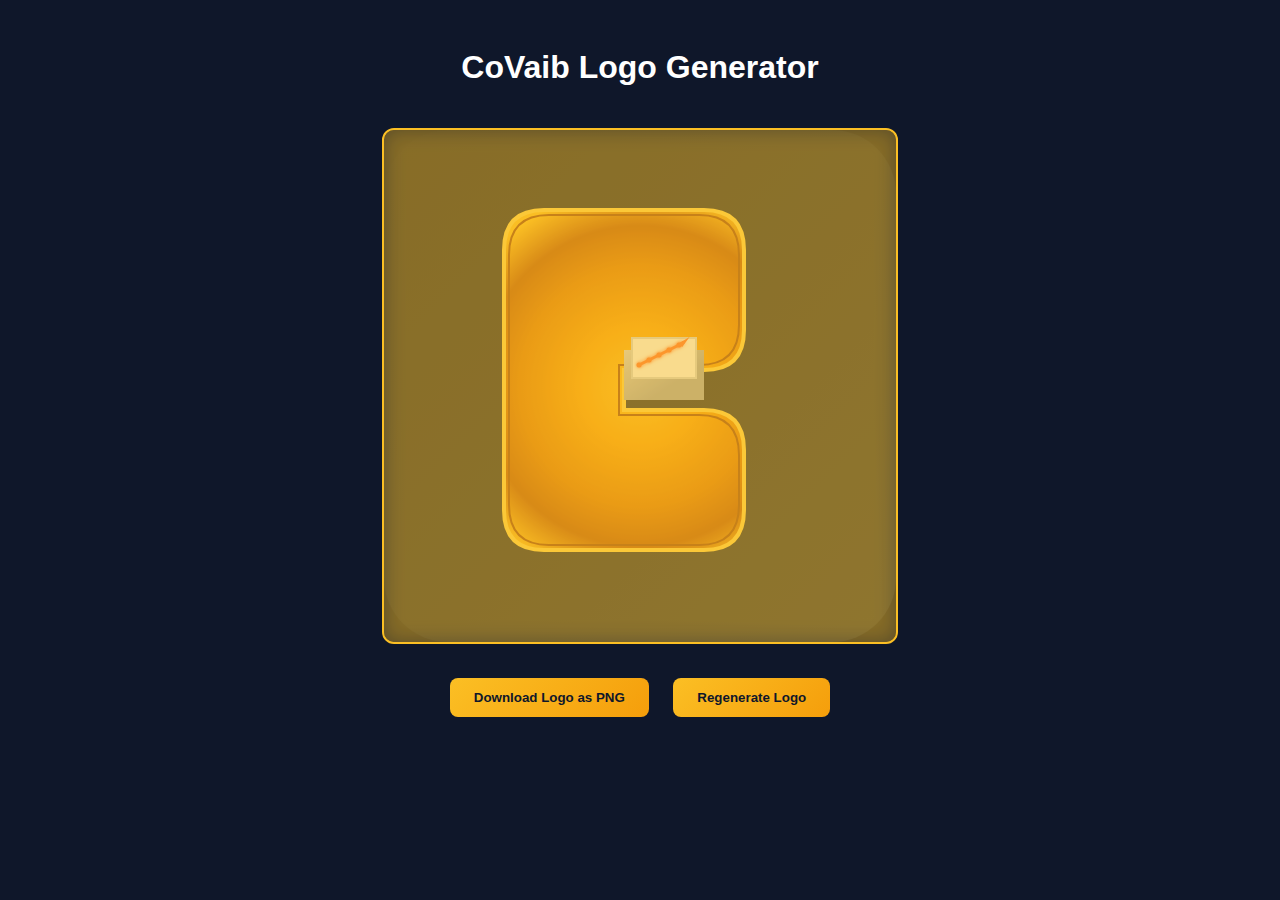
<file: assets/logo-generator.html>
<!DOCTYPE html>
<html>
<head>
    <title>CoVaib Logo Generator</title>
    <style>
        body { 
            font-family: Arial, sans-serif; 
            padding: 20px; 
            background: #0f172a; 
            color: white; 
            text-align: center; 
        }
        canvas { 
            border: 2px solid #fbbf24; 
            border-radius: 12px;
            margin: 20px;
        }
        button { 
            background: linear-gradient(135deg, #fbbf24, #f59e0b); 
            color: #0f172a; 
            border: none; 
            padding: 12px 24px; 
            border-radius: 8px; 
            font-weight: bold; 
            cursor: pointer; 
            margin: 10px;
        }
        button:hover { 
            transform: translateY(-2px); 
            box-shadow: 0 4px 12px rgba(251,191,36,0.3); 
        }
    </style>
</head>
<body>
    <h1>CoVaib Logo Generator</h1>
    <canvas id="canvas" width="512" height="512"></canvas>
    <br>
    <button onclick="downloadLogo()">Download Logo as PNG</button>
    <button onclick="generateLogo()">Regenerate Logo</button>
    
    <script>
        function generateLogo() {
            const canvas = document.getElementById('canvas');
            const ctx = canvas.getContext('2d');
            
            // Clear canvas
            ctx.clearRect(0, 0, 512, 512);
            
            // Dark blue background with subtle gradient
            const bgGradient = ctx.createLinearGradient(0, 0, 512, 512);
            bgGradient.addColorStop(0, '#0f172a');
            bgGradient.addColorStop(1, '#1e293b');
            ctx.fillStyle = bgGradient;
            ctx.fillRect(0, 0, 512, 512);
            
            // Add rounded corners
            ctx.globalCompositeOperation = 'destination-in';
            ctx.beginPath();
            ctx.roundRect(0, 0, 512, 512, 64);
            ctx.fill();
            ctx.globalCompositeOperation = 'source-over';
            
            // Create metallic gold gradient for C
            const goldGradient = ctx.createRadialGradient(256, 256, 0, 256, 256, 200);
            goldGradient.addColorStop(0, '#fbbf24');
            goldGradient.addColorStop(0.3, '#f59e0b');
            goldGradient.addColorStop(0.6, '#d97706');
            goldGradient.addColorStop(0.8, '#b45309');
            goldGradient.addColorStop(1, '#fbbf24');
            
            // Draw large metallic C with 3D effect
            ctx.fillStyle = goldGradient;
            ctx.strokeStyle = '#fcd34d';
            ctx.lineWidth = 4;
            
            // Main C shape
            ctx.beginPath();
            ctx.moveTo(120, 120);
            ctx.quadraticCurveTo(120, 80, 160, 80);
            ctx.lineTo(320, 80);
            ctx.quadraticCurveTo(360, 80, 360, 120);
            ctx.lineTo(360, 200);
            ctx.quadraticCurveTo(360, 240, 320, 240);
            ctx.lineTo(240, 240);
            ctx.lineTo(240, 280);
            ctx.lineTo(320, 280);
            ctx.quadraticCurveTo(360, 280, 360, 320);
            ctx.lineTo(360, 380);
            ctx.quadraticCurveTo(360, 420, 320, 420);
            ctx.lineTo(160, 420);
            ctx.quadraticCurveTo(120, 420, 120, 380);
            ctx.lineTo(120, 120);
            ctx.closePath();
            ctx.fill();
            ctx.stroke();
            
            // Add inner shadow for 3D effect
            ctx.strokeStyle = '#92400e';
            ctx.lineWidth = 2;
            ctx.beginPath();
            ctx.moveTo(125, 125);
            ctx.quadraticCurveTo(125, 85, 165, 85);
            ctx.lineTo(315, 85);
            ctx.quadraticCurveTo(355, 85, 355, 125);
            ctx.lineTo(355, 195);
            ctx.quadraticCurveTo(355, 235, 315, 235);
            ctx.lineTo(235, 235);
            ctx.lineTo(235, 285);
            ctx.lineTo(315, 285);
            ctx.quadraticCurveTo(355, 285, 355, 325);
            ctx.lineTo(355, 375);
            ctx.quadraticCurveTo(355, 415, 315, 415);
            ctx.lineTo(165, 415);
            ctx.quadraticCurveTo(125, 415, 125, 375);
            ctx.lineTo(125, 125);
            ctx.stroke();
            
            // Draw silver laptop with metallic effect
            const laptopGradient = ctx.createLinearGradient(240, 200, 280, 260);
            laptopGradient.addColorStop(0, '#e5e7eb');
            laptopGradient.addColorStop(0.5, '#c0c0c0');
            laptopGradient.addColorStop(1, '#9ca3af');
            
            // Laptop base
            ctx.fillStyle = laptopGradient;
            ctx.fillRect(240, 220, 80, 50);
            
            // Laptop screen
            ctx.fillStyle = '#f8f9fa';
            ctx.fillRect(248, 208, 64, 40);
            
            // Screen border
            ctx.strokeStyle = '#d1d5db';
            ctx.lineWidth = 2;
            ctx.strokeRect(248, 208, 64, 40);
            
            // Orange trending graph with glow effect
            ctx.shadowColor = '#ff6b35';
            ctx.shadowBlur = 4;
            ctx.strokeStyle = '#ff6b35';
            ctx.lineWidth = 3;
            ctx.beginPath();
            ctx.moveTo(255, 235);
            ctx.lineTo(265, 230);
            ctx.lineTo(275, 225);
            ctx.lineTo(285, 220);
            ctx.lineTo(295, 215);
            ctx.lineTo(300, 212);
            ctx.stroke();
            
            // Reset shadow
            ctx.shadowBlur = 0;
            
            // Data points with glow
            ctx.fillStyle = '#ff6b35';
            ctx.shadowColor = '#ff6b35';
            ctx.shadowBlur = 3;
            ctx.beginPath();
            ctx.arc(255, 235, 2.5, 0, 2 * Math.PI);
            ctx.fill();
            ctx.beginPath();
            ctx.arc(265, 230, 2.5, 0, 2 * Math.PI);
            ctx.fill();
            ctx.beginPath();
            ctx.arc(275, 225, 2.5, 0, 2 * Math.PI);
            ctx.fill();
            ctx.beginPath();
            ctx.arc(285, 220, 2.5, 0, 2 * Math.PI);
            ctx.fill();
            ctx.beginPath();
            ctx.arc(295, 215, 2.5, 0, 2 * Math.PI);
            ctx.fill();
            
            // Arrow at peak
            ctx.shadowBlur = 0;
            ctx.strokeStyle = '#ff6b35';
            ctx.lineWidth = 3;
            ctx.beginPath();
            ctx.moveTo(295, 215);
            ctx.lineTo(300, 212);
            ctx.lineTo(297, 216);
            ctx.stroke();
            
            // Add subtle glow around the entire logo
            ctx.shadowColor = '#fbbf24';
            ctx.shadowBlur = 20;
            ctx.globalAlpha = 0.3;
            ctx.fillStyle = '#fbbf24';
            ctx.fillRect(0, 0, 512, 512);
            ctx.globalAlpha = 1;
            ctx.shadowBlur = 0;
        }
        
        function downloadLogo() {
            const canvas = document.getElementById('canvas');
            const link = document.createElement('a');
            link.download = 'logo-512.png';
            link.href = canvas.toDataURL('image/png');
            link.click();
        }
        
        // Generate logo on page load
        generateLogo();
    </script>
</body>
</html>
</file>
<file: assets/style.css>
/* assets/style.css - CoVaib Dark Theme with Modern Effects */
:root{
  --bg:#0f172a;
  --bg-secondary:#1e293b;
  --card:#1e293b;
  --card-hover:#334155;
  --muted:#94a3b8;
  --text:#f1f5f9;
  --text-secondary:#cbd5e1;
  --gold:#fbbf24;
  --gold-light:#fcd34d;
  --gold-dark:#f59e0b;
  --accent:#3b82f6;
  --accent-2:#06b6d4;
  --accent-3:#8b5cf6;
  --radius:12px;
  --radius-lg:16px;
  --max:1100px;
  --gap:18px;
  --mono:Inter,system-ui,Segoe UI,Roboto,Arial;
  --shadow:0 10px 30px rgba(0,0,0,0.3);
  --shadow-lg:0 20px 40px rgba(0,0,0,0.4);
  --glow:0 0 20px rgba(251,191,36,0.3);
}
*{box-sizing:border-box}
body{font-family:var(--mono);margin:0;background:linear-gradient(135deg,var(--bg) 0%,#1e293b 50%,var(--bg-secondary) 100%);color:var(--text);-webkit-font-smoothing:antialiased;line-height:1.6;min-height:100vh}
.wrap{max-width:var(--max);margin:0 auto;padding:0 20px}
.header-inner{display:flex;align-items:center;justify-content:space-between;padding:18px 0;flex-wrap:wrap;gap:12px}
.brand{display:flex;align-items:center;gap:12px;text-decoration:none;color:inherit}
.logo{width:56px;height:56px;border-radius:10px;display:inline-block;transition:all 0.3s ease;object-fit:contain;filter:drop-shadow(var(--glow))}
.brand:hover .logo{transform:scale(1.05) rotate(2deg);filter:drop-shadow(0 0 25px rgba(251,191,36,0.5))}
.brand-text{display:flex;flex-direction:column;align-items:flex-start}
.brand-name{font-size:18px;font-weight:800;text-shadow:0 0 10px rgba(251,191,36,0.3)}
.brand-name{color:var(--gold)}
.brand-sub{color:var(--text);margin-left:4px}
.brand-text small{color:var(--text);font-size:12px;margin-top:2px;opacity:0.9}
.nav{display:flex;gap:8px;flex-wrap:wrap}
.nav a{margin-left:0;color:var(--text-secondary);text-decoration:none;font-weight:600;padding:8px 16px;border-radius:8px;transition:all 0.3s ease;position:relative;overflow:hidden}
.nav a::before{content:'';position:absolute;top:0;left:-100%;width:100%;height:100%;background:linear-gradient(90deg,transparent,rgba(251,191,36,0.1),transparent);transition:left 0.5s ease}
.nav a:hover::before{left:100%}
.nav a:hover{color:var(--gold);background:rgba(251,191,36,0.1);transform:translateY(-2px)}
.nav a.cta{background:linear-gradient(135deg,var(--gold),var(--gold-dark));color:var(--bg);padding:10px 20px;border-radius:25px;margin-left:8px;font-weight:700;box-shadow:var(--glow)}
.nav a.cta:hover{transform:translateY(-3px) scale(1.05);box-shadow:0 0 30px rgba(251,191,36,0.4);color:var(--bg)}
.site-header{position:sticky;top:0;background:rgba(15,23,42,0.9);backdrop-filter:blur(10px);border-bottom:1px solid rgba(251,191,36,0.2);z-index:60;box-shadow:0 4px 20px rgba(0,0,0,0.3)}

/* hero */
.hero{display:grid;grid-template-columns:1fr;gap:24px;padding:40px 0;align-items:start;position:relative}
.hero::before{content:'';position:absolute;top:0;left:0;right:0;bottom:0;background:radial-gradient(circle at 20% 50%,rgba(251,191,36,0.1) 0%,transparent 50%),radial-gradient(circle at 80% 20%,rgba(59,130,246,0.1) 0%,transparent 50%);pointer-events:none}
.badge{display:inline-block;background:linear-gradient(135deg,rgba(251,191,36,0.2),rgba(251,191,36,0.1));color:var(--gold);padding:8px 16px;border-radius:25px;font-weight:700;font-size:12px;border:1px solid rgba(251,191,36,0.3);backdrop-filter:blur(10px);animation:pulse 2s infinite}
@keyframes pulse{0%,100%{opacity:1}50%{opacity:0.8}}
h1{font-size:28px;margin:12px 0 8px;line-height:1.05;background:linear-gradient(135deg,var(--text) 0%,var(--gold) 100%);-webkit-background-clip:text;-webkit-text-fill-color:transparent;background-clip:text}
.lead{color:var(--text-secondary);margin:0 0 14px;font-size:18px;line-height:1.6}
.actions{display:flex;gap:12px;flex-wrap:wrap}
.btn{display:inline-block;padding:12px 24px;border-radius:25px;text-decoration:none;font-weight:700;transition:all 0.3s ease;position:relative;overflow:hidden}
.btn::before{content:'';position:absolute;top:0;left:-100%;width:100%;height:100%;background:linear-gradient(90deg,transparent,rgba(255,255,255,0.2),transparent);transition:left 0.5s ease}
.btn:hover::before{left:100%}
.btn.primary{background:linear-gradient(135deg,var(--gold),var(--gold-dark));color:var(--bg);box-shadow:var(--glow);border:1px solid rgba(251,191,36,0.5)}
.btn.primary:hover{transform:translateY(-3px) scale(1.05);box-shadow:0 0 30px rgba(251,191,36,0.4)}
.btn.ghost{border:2px solid var(--gold);background:transparent;color:var(--gold);backdrop-filter:blur(10px)}
.btn.ghost:hover{background:rgba(251,191,36,0.1);transform:translateY(-2px);box-shadow:0 0 20px rgba(251,191,36,0.3)}
.quicklist{margin-top:16px;padding:0;list-style:none}
.quicklist li{padding:8px 0;color:var(--text-secondary);position:relative;padding-left:20px}
.quicklist li::before{content:'✨';position:absolute;left:0;color:var(--gold)}

/* layout */
.section{padding:30px 0;position:relative}
.card{background:var(--card);padding:24px;border-radius:var(--radius-lg);box-shadow:var(--shadow);border:1px solid rgba(251,191,36,0.1);transition:all 0.3s ease;backdrop-filter:blur(10px)}
.card:hover{transform:translateY(-5px);box-shadow:var(--shadow-lg);border-color:rgba(251,191,36,0.3)}
.grid-3{display:grid;grid-template-columns:1fr;gap:16px;margin-top:20px}
.index-grid{display:grid;grid-template-columns:1fr;gap:16px}
.index-card{padding:20px;border-radius:var(--radius);background:var(--card);border:1px solid rgba(251,191,36,0.2);transition:all 0.3s ease;backdrop-filter:blur(10px)}
.index-card:hover{transform:translateY(-3px);border-color:var(--gold);box-shadow:0 0 20px rgba(251,191,36,0.2)}
.muted{color:var(--muted)}
.mini{list-style:none;padding:0;margin:12px 0 0 0}
.mini li{padding:4px 0;color:var(--text-secondary);position:relative;padding-left:16px}
.mini li::before{content:'•';position:absolute;left:0;color:var(--gold);font-weight:bold}

/* courses */
.grid-2{display:grid;grid-template-columns:1fr;gap:12px}
.bullet{padding-left:18px}
.bullet li{margin-bottom:8px}

/* contact/cards */
.contact-grid{display:grid;grid-template-columns:1fr;gap:16px}
.contact-grid .card{background:var(--card);padding:24px;border-radius:var(--radius-lg);box-shadow:var(--shadow);border:1px solid rgba(251,191,36,0.2);backdrop-filter:blur(10px);transition:all 0.3s ease}
.contact-grid .card:hover{transform:translateY(-3px);border-color:rgba(251,191,36,0.4);box-shadow:var(--shadow-lg)}
.contact-grid .card h3{color:var(--gold);font-weight:700;margin:0 0 12px 0}
.contact-grid .card p{margin:0;color:var(--text-secondary)}
.contact-grid .card a{color:var(--gold);text-decoration:none;transition:color 0.3s ease}
.contact-grid .card a:hover{color:var(--gold-light)}

.footer-inner{display:flex;align-items:center;justify-content:space-between;gap:12px;padding:24px 0;border-top:1px solid rgba(251,191,36,0.2);background:linear-gradient(135deg,var(--card) 0%,var(--card-hover) 100%);backdrop-filter:blur(10px)}
.footer-inner strong{color:var(--gold);font-size:18px;font-weight:800}
.footer-inner small{color:var(--text);opacity:0.8}
.footer-actions{display:flex;gap:16px;flex-wrap:wrap}
.footer-actions a{margin-left:0;color:var(--text-secondary);text-decoration:none;padding:8px 12px;border-radius:8px;transition:all 0.3s ease}
.footer-actions a:hover{color:var(--gold);background:rgba(251,191,36,0.1);transform:translateY(-2px)}

/* new enhanced styles */
.hero-stats{display:flex;gap:32px;margin-top:32px;flex-wrap:wrap;justify-content:center}
.stat{text-align:center;padding:20px;background:rgba(251,191,36,0.1);border-radius:var(--radius);border:1px solid rgba(251,191,36,0.2);backdrop-filter:blur(10px);transition:all 0.3s ease;min-width:120px}
.stat:hover{transform:translateY(-3px);background:rgba(251,191,36,0.15);border-color:rgba(251,191,36,0.4)}
.stat strong{display:block;font-size:28px;color:var(--gold);margin-bottom:8px;font-weight:800;text-shadow:0 0 10px rgba(251,191,36,0.3)}
.stat span{font-size:14px;color:var(--text-secondary);font-weight:600}

.features-grid{display:grid;grid-template-columns:1fr;gap:20px;margin-top:24px}
.feature-card{background:var(--card);padding:24px;border-radius:var(--radius-lg);box-shadow:var(--shadow);transition:all 0.3s ease;border:1px solid rgba(251,191,36,0.1);backdrop-filter:blur(10px);position:relative;overflow:hidden}
.feature-card::before{content:'';position:absolute;top:0;left:0;right:0;height:3px;background:linear-gradient(90deg,var(--gold),var(--accent));opacity:0;transition:opacity 0.3s ease}
.feature-card:hover::before{opacity:1}
.feature-card:hover{transform:translateY(-8px);box-shadow:var(--shadow-lg);border-color:rgba(251,191,36,0.3)}
.feature-icon{font-size:36px;margin-bottom:16px;filter:drop-shadow(0 0 10px rgba(251,191,36,0.3))}
.feature-card h3{margin:0 0 12px 0;font-size:20px;color:var(--gold);font-weight:700}
.feature-card p{margin:0;color:var(--text-secondary);line-height:1.6}

.specializations-grid{display:grid;grid-template-columns:1fr;gap:16px;margin-top:20px}
.spec-card{background:linear-gradient(135deg,var(--card) 0%,var(--card-hover) 100%);padding:20px;border-radius:var(--radius);border:1px solid rgba(251,191,36,0.2);transition:all 0.3s ease;backdrop-filter:blur(10px);position:relative}
.spec-card::before{content:'';position:absolute;top:0;left:0;right:0;bottom:0;background:linear-gradient(135deg,rgba(251,191,36,0.05),transparent);opacity:0;transition:opacity 0.3s ease;border-radius:var(--radius)}
.spec-card:hover::before{opacity:1}
.spec-card:hover{border-color:var(--gold);transform:translateY(-4px);box-shadow:0 0 20px rgba(251,191,36,0.2)}
.spec-card h3{margin:0 0 12px 0;font-size:18px;color:var(--gold);font-weight:700}
.spec-card p{margin:0;font-size:14px;color:var(--text-secondary);line-height:1.5}

.about-intro{background:linear-gradient(135deg,var(--card) 0%,var(--card-hover) 100%);padding:32px;border-radius:var(--radius-lg);margin:24px 0;border:1px solid rgba(251,191,36,0.2);backdrop-filter:blur(10px)}
.mission-section{background:linear-gradient(135deg,var(--gold) 0%,var(--gold-dark) 100%);color:var(--bg);padding:40px;border-radius:var(--radius-lg);margin:32px 0;text-align:center;box-shadow:var(--glow);position:relative;overflow:hidden}
.mission-section::before{content:'';position:absolute;top:0;left:0;right:0;bottom:0;background:radial-gradient(circle at 50% 50%,rgba(255,255,255,0.1) 0%,transparent 70%);pointer-events:none}
.mission-text{font-size:24px;font-weight:700;margin:0;position:relative;z-index:1}
.founder-story{background:var(--card);padding:32px;border-radius:var(--radius-lg);box-shadow:var(--shadow);margin:24px 0;border:1px solid rgba(251,191,36,0.2);backdrop-filter:blur(10px)}

.course-structure{background:linear-gradient(135deg,var(--card) 0%,var(--card-hover) 100%);padding:32px;border-radius:var(--radius-lg);margin:24px 0;border:1px solid rgba(251,191,36,0.2);backdrop-filter:blur(10px)}
.structure-steps{display:grid;grid-template-columns:1fr;gap:20px;margin:24px 0}
.step{display:flex;align-items:flex-start;gap:20px;background:var(--card);padding:24px;border-radius:var(--radius-lg);box-shadow:var(--shadow);border:1px solid rgba(251,191,36,0.1);transition:all 0.3s ease;backdrop-filter:blur(10px)}
.step:hover{transform:translateY(-3px);border-color:rgba(251,191,36,0.3);box-shadow:var(--shadow-lg)}
.step-number{font-size:28px;flex-shrink:0;filter:drop-shadow(0 0 10px rgba(251,191,36,0.3))}
.step-content h3{margin:0 0 12px 0;font-size:20px;color:var(--gold);font-weight:700}
.step-content p{margin:0;color:var(--text-secondary);line-height:1.6}
.structure-note{text-align:center;font-style:italic;color:var(--muted);margin-top:20px;font-size:16px}

.live-course{background:linear-gradient(135deg,var(--gold) 0%,var(--gold-dark) 100%);color:var(--bg);padding:40px;border-radius:var(--radius-lg);margin:24px 0;position:relative;overflow:hidden;box-shadow:var(--glow)}
.live-course::before{content:'';position:absolute;top:0;right:0;width:250px;height:250px;background:radial-gradient(circle,rgba(255,255,255,0.2) 0%,transparent 70%);border-radius:50%;transform:translate(30%,-30%)}
.course-badge{background:rgba(15,23,42,0.3);padding:8px 16px;border-radius:25px;font-size:12px;font-weight:700;display:inline-block;margin-bottom:20px;border:1px solid rgba(15,23,42,0.2);backdrop-filter:blur(10px)}
.live-course h2{margin:0 0 16px 0;font-size:32px;font-weight:800;text-shadow:0 2px 4px rgba(0,0,0,0.1)}
.course-description{font-size:20px;margin:0 0 24px 0;opacity:0.9;line-height:1.6}
.course-features{display:flex;gap:12px;flex-wrap:wrap;margin-bottom:28px}
.feature-tag{background:rgba(15,23,42,0.3);padding:6px 12px;border-radius:20px;font-size:12px;font-weight:600;border:1px solid rgba(15,23,42,0.2);backdrop-filter:blur(10px)}

.upcoming-section{margin:40px 0}
.upcoming-grid{display:grid;grid-template-columns:1fr;gap:20px;margin-top:24px}
.course-card{background:var(--card);padding:28px;border-radius:var(--radius-lg);box-shadow:var(--shadow);transition:all 0.3s ease;border:1px solid rgba(251,191,36,0.2);backdrop-filter:blur(10px);position:relative;overflow:hidden}
.course-card::before{content:'';position:absolute;top:0;left:0;right:0;height:4px;background:linear-gradient(90deg,var(--gold),var(--accent));opacity:0;transition:opacity 0.3s ease}
.course-card:hover::before{opacity:1}
.course-card:hover{transform:translateY(-6px);box-shadow:var(--shadow-lg);border-color:rgba(251,191,36,0.4)}
.course-icon{font-size:36px;margin-bottom:16px;filter:drop-shadow(0 0 10px rgba(251,191,36,0.3))}
.course-card h3{margin:0 0 16px 0;font-size:20px;color:var(--gold);font-weight:700}
.course-card p{margin:0;color:var(--text-secondary);line-height:1.6}

.structure-section{background:linear-gradient(135deg,var(--card) 0%,var(--card-hover) 100%);padding:40px;border-radius:var(--radius-lg);margin:40px 0;border:1px solid rgba(251,191,36,0.2);backdrop-filter:blur(10px)}
.structure-grid{display:grid;grid-template-columns:1fr;gap:20px;margin:28px 0}
.structure-item{background:var(--card);padding:24px;border-radius:var(--radius-lg);box-shadow:var(--shadow);text-align:center;transition:all 0.3s ease;border:1px solid rgba(251,191,36,0.1);backdrop-filter:blur(10px)}
.structure-item:hover{transform:translateY(-4px);border-color:rgba(251,191,36,0.3);box-shadow:var(--shadow-lg)}
.structure-number{font-size:28px;margin-bottom:16px;filter:drop-shadow(0 0 10px rgba(251,191,36,0.3))}
.structure-item h3{margin:0 0 12px 0;font-size:20px;color:var(--gold);font-weight:700}
.structure-item p{margin:0;color:var(--text-secondary);font-size:14px;line-height:1.5}

/* mobile optimizations */
@media(max-width:599px){
  .wrap{padding:0 16px}
  .header-inner{padding:12px 0;flex-direction:column;align-items:stretch;gap:16px}
  .nav{justify-content:center}
  .hero{padding:24px 0}
  h1{font-size:24px}
  .hero-stats{justify-content:center;gap:20px}
  .stat strong{font-size:20px}
  .feature-card{padding:16px}
  .live-course{padding:24px}
  .course-description{font-size:16px}
  .mission-text{font-size:18px}
  .structure-steps{gap:12px}
  .step{padding:16px;flex-direction:column;text-align:center;gap:8px}
  .step-number{font-size:20px}
}

/* responsive */
@media(min-width:600px){
  .hero-stats{gap:32px}
  .features-grid{grid-template-columns:repeat(2,1fr)}
  .specializations-grid{grid-template-columns:repeat(2,1fr)}
  .structure-steps{grid-template-columns:repeat(2,1fr)}
  .upcoming-grid{grid-template-columns:repeat(2,1fr)}
  .structure-grid{grid-template-columns:repeat(2,1fr)}
}

@media(min-width:800px){
  .hero{grid-template-columns:1fr 420px;min-height:60vh;padding:64px 0}
  .grid-3{grid-template-columns:repeat(3,1fr)}
  .index-grid{grid-template-columns:repeat(3,1fr)}
  .grid-2{grid-template-columns:repeat(2,1fr)}
  .contact-grid{grid-template-columns:repeat(3,1fr)}
  .features-grid{grid-template-columns:repeat(3,1fr)}
  .specializations-grid{grid-template-columns:repeat(3,1fr)}
  .structure-steps{grid-template-columns:repeat(2,1fr)}
  .upcoming-grid{grid-template-columns:repeat(2,1fr)}
  .structure-grid{grid-template-columns:repeat(4,1fr)}
}

@media(min-width:1024px){
  .features-grid{grid-template-columns:repeat(3,1fr)}
  .specializations-grid{grid-template-columns:repeat(5,1fr)}
  .upcoming-grid{grid-template-columns:repeat(3,1fr)}
}
</file>
